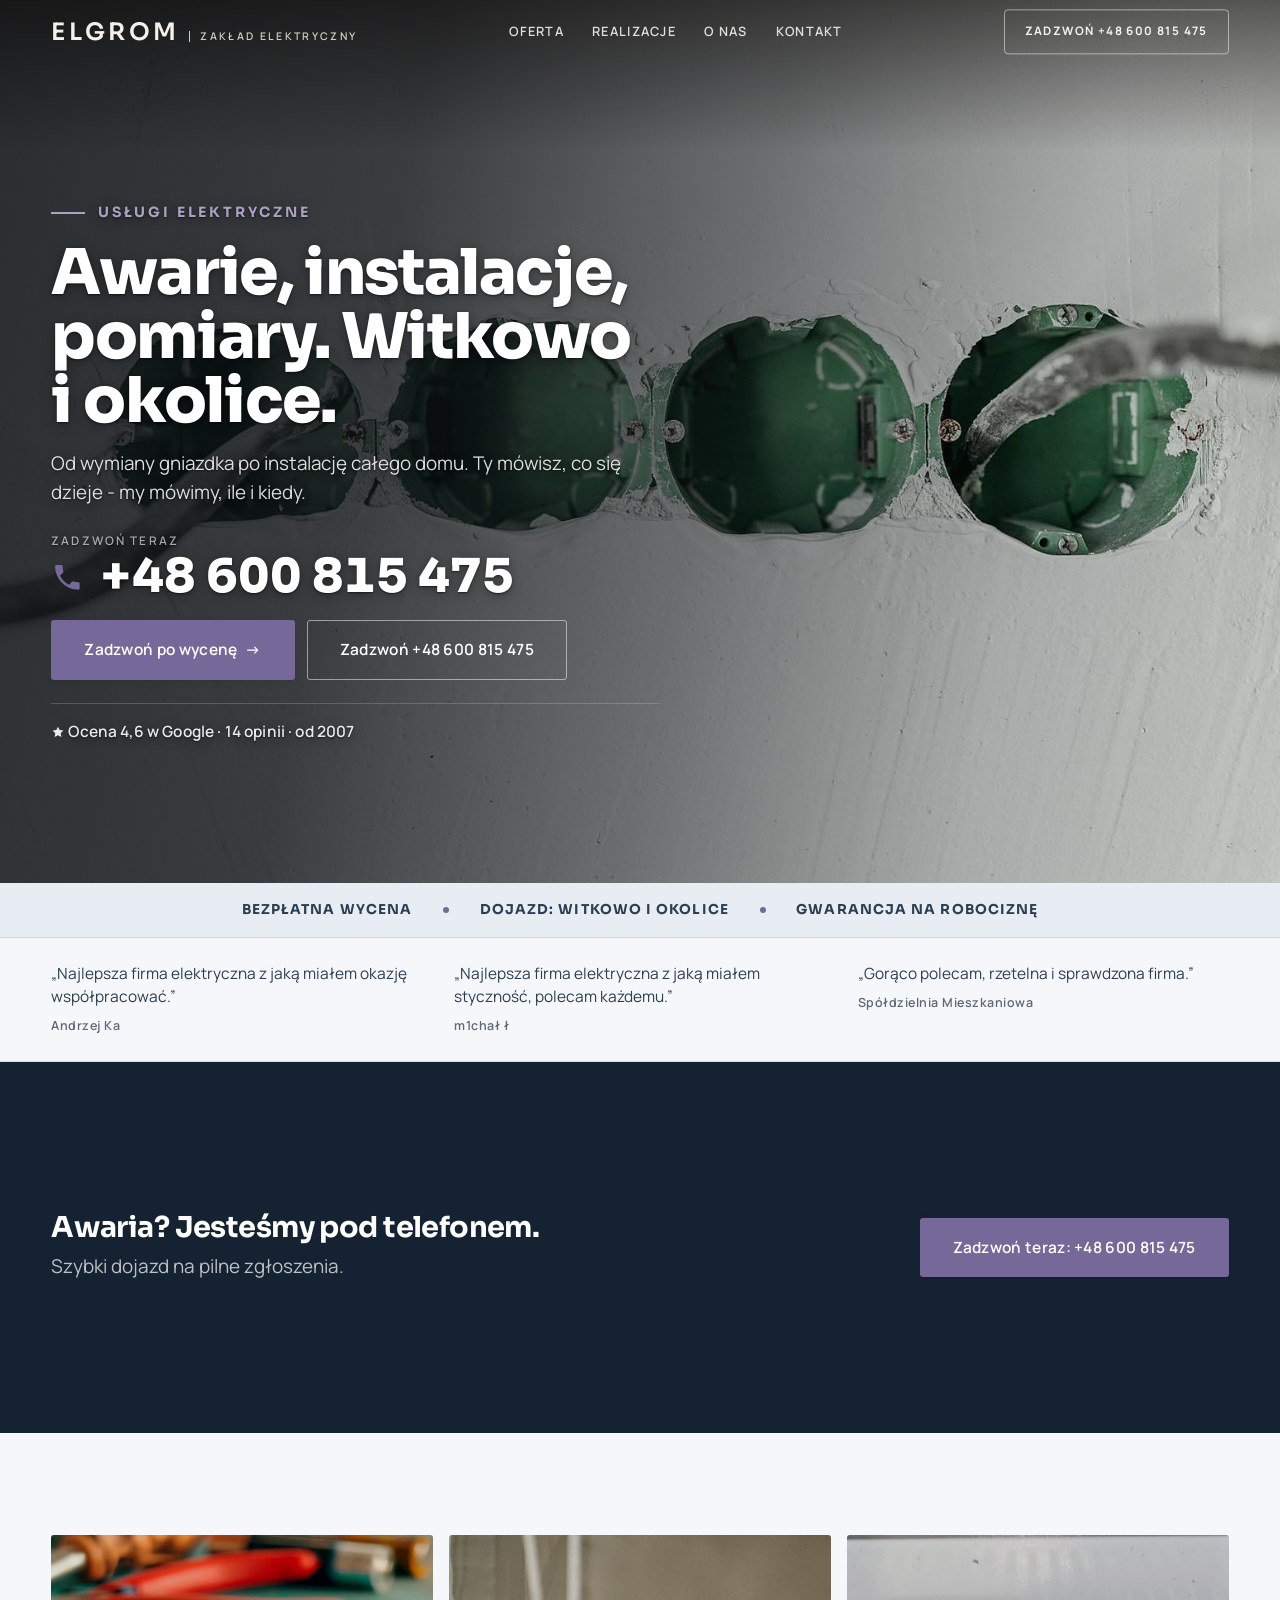
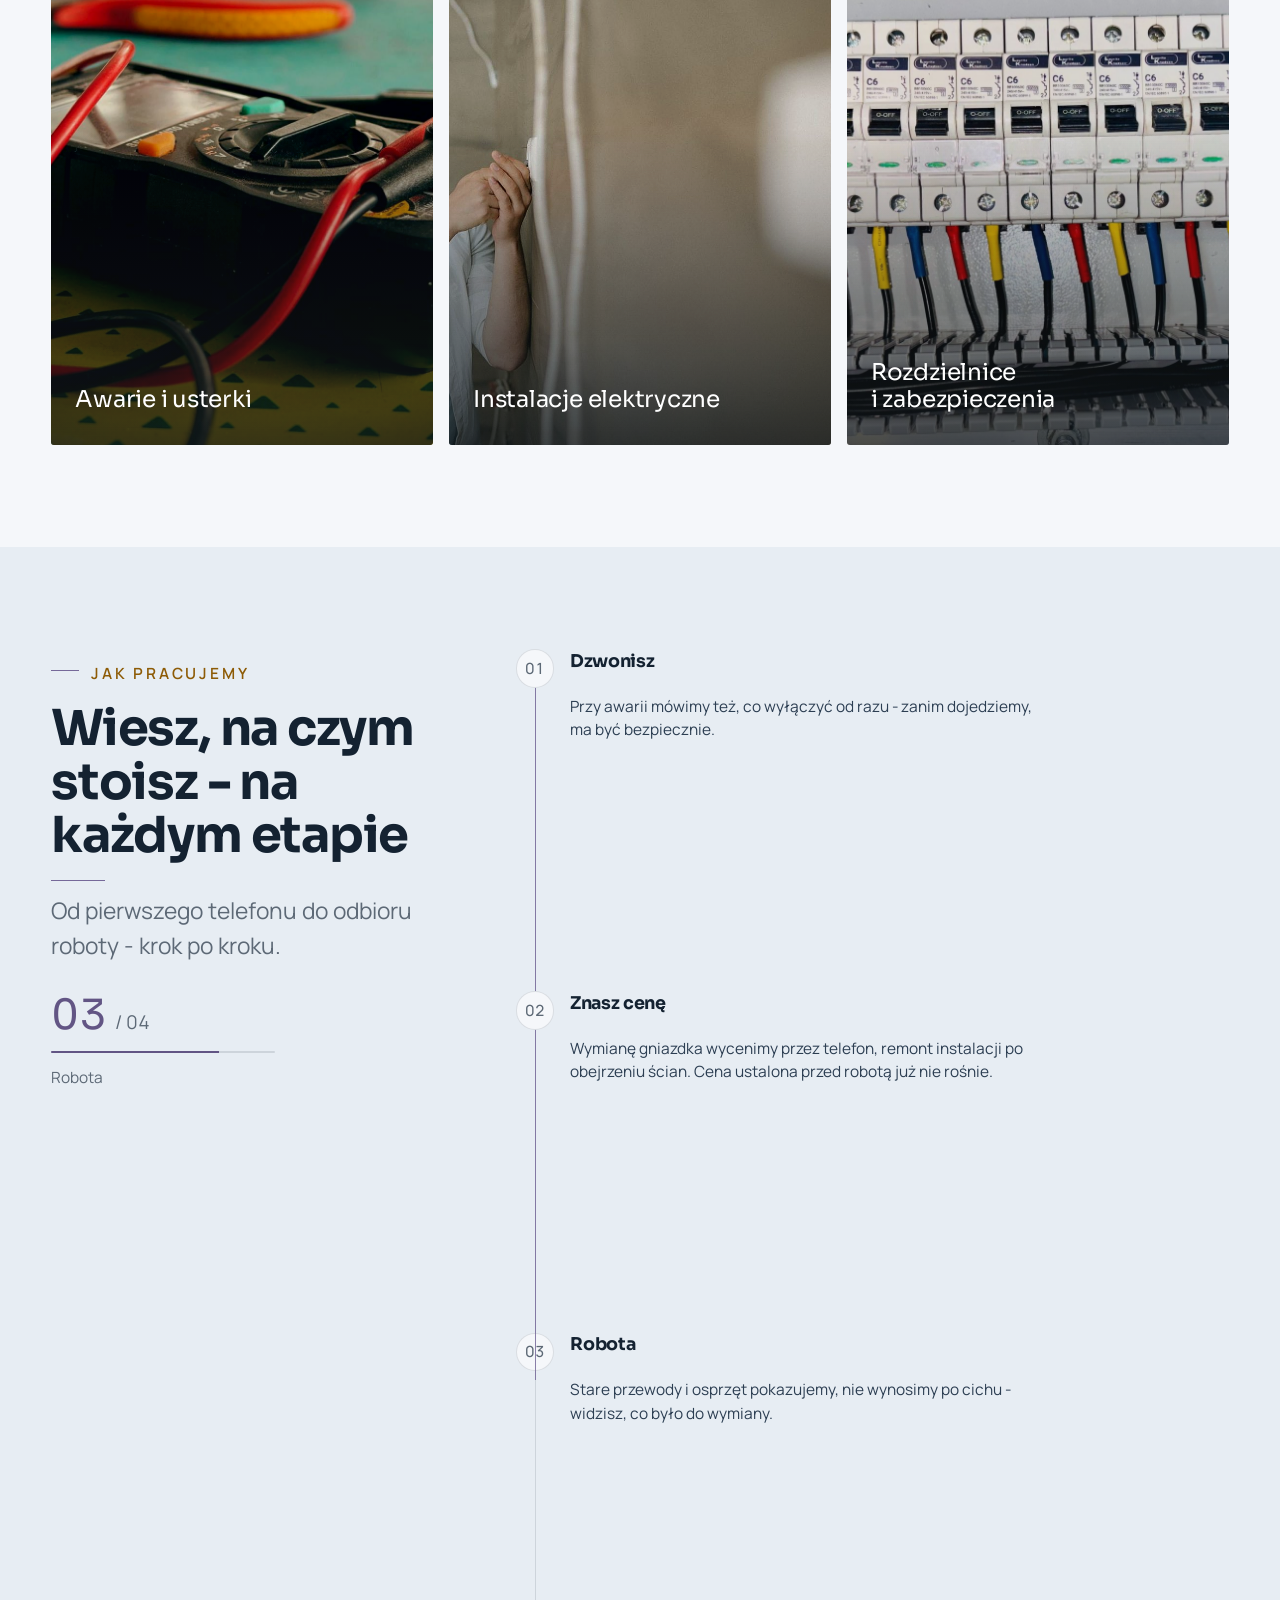
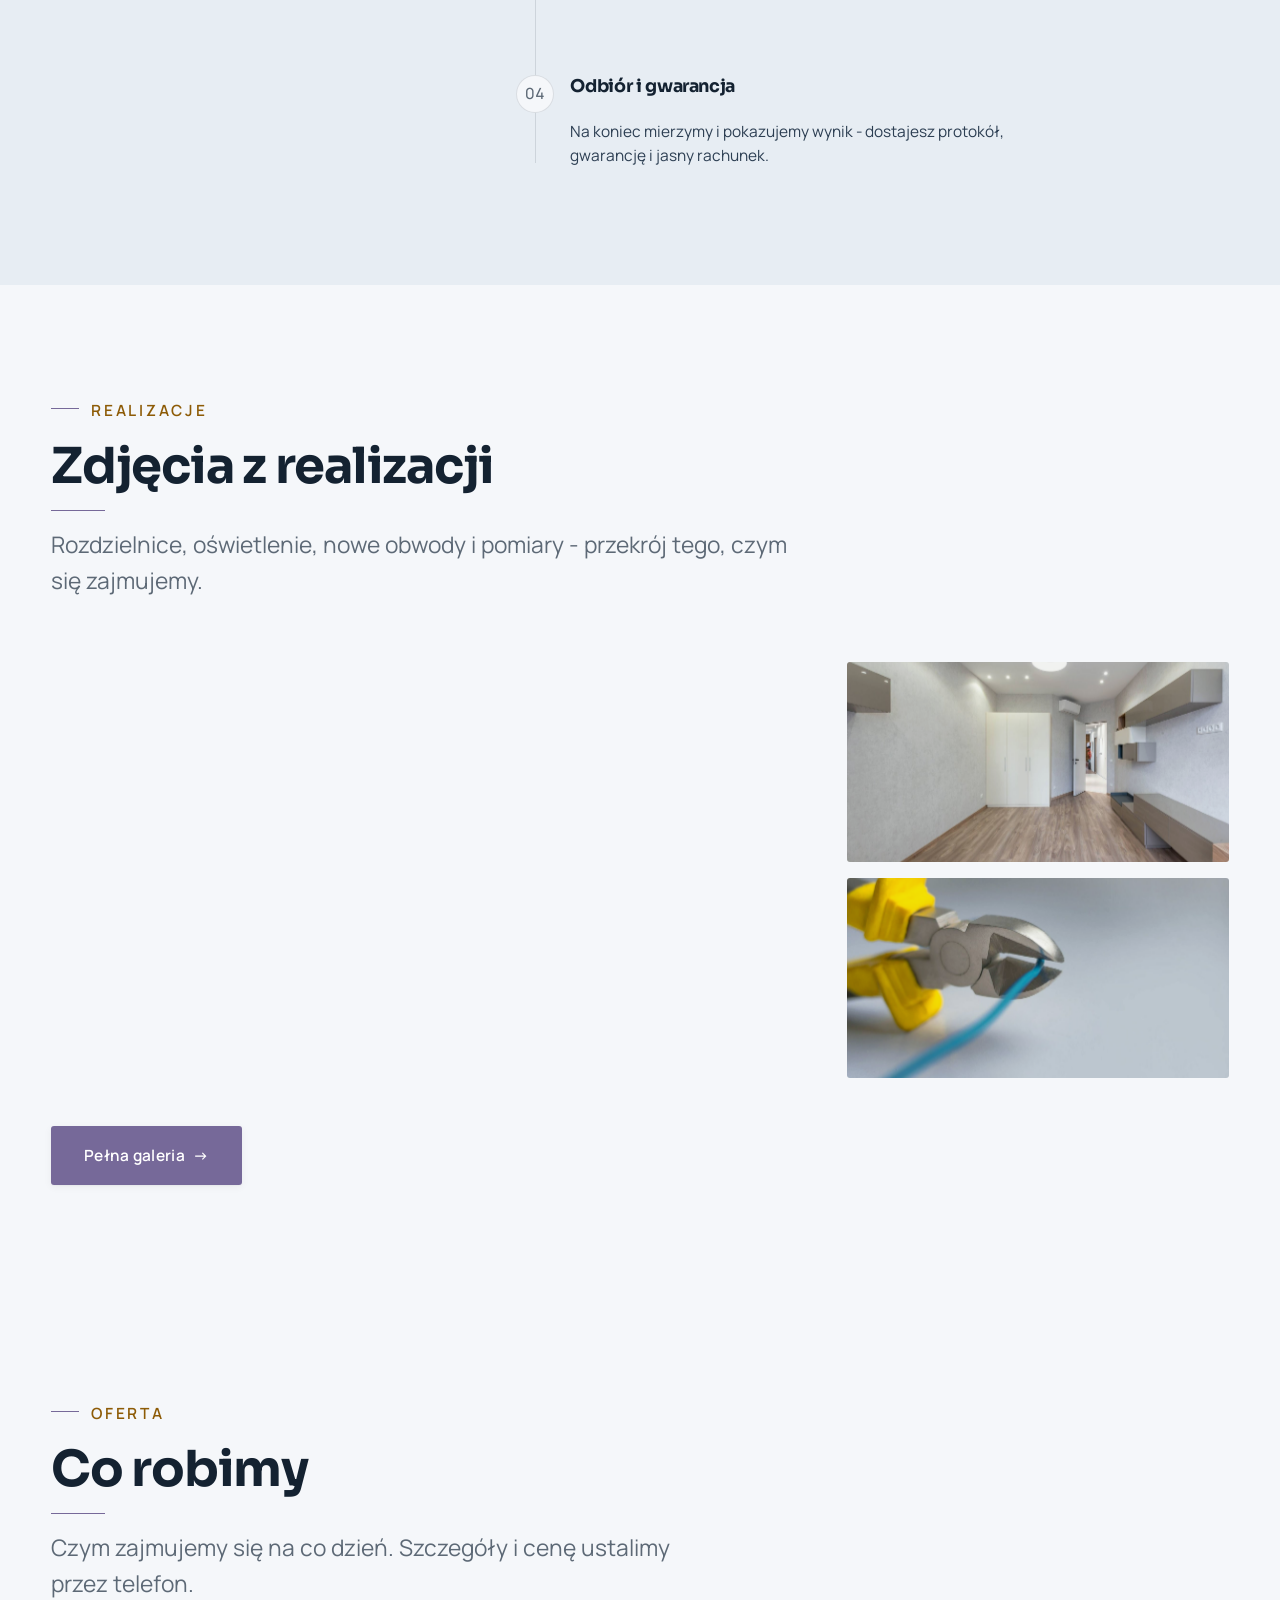
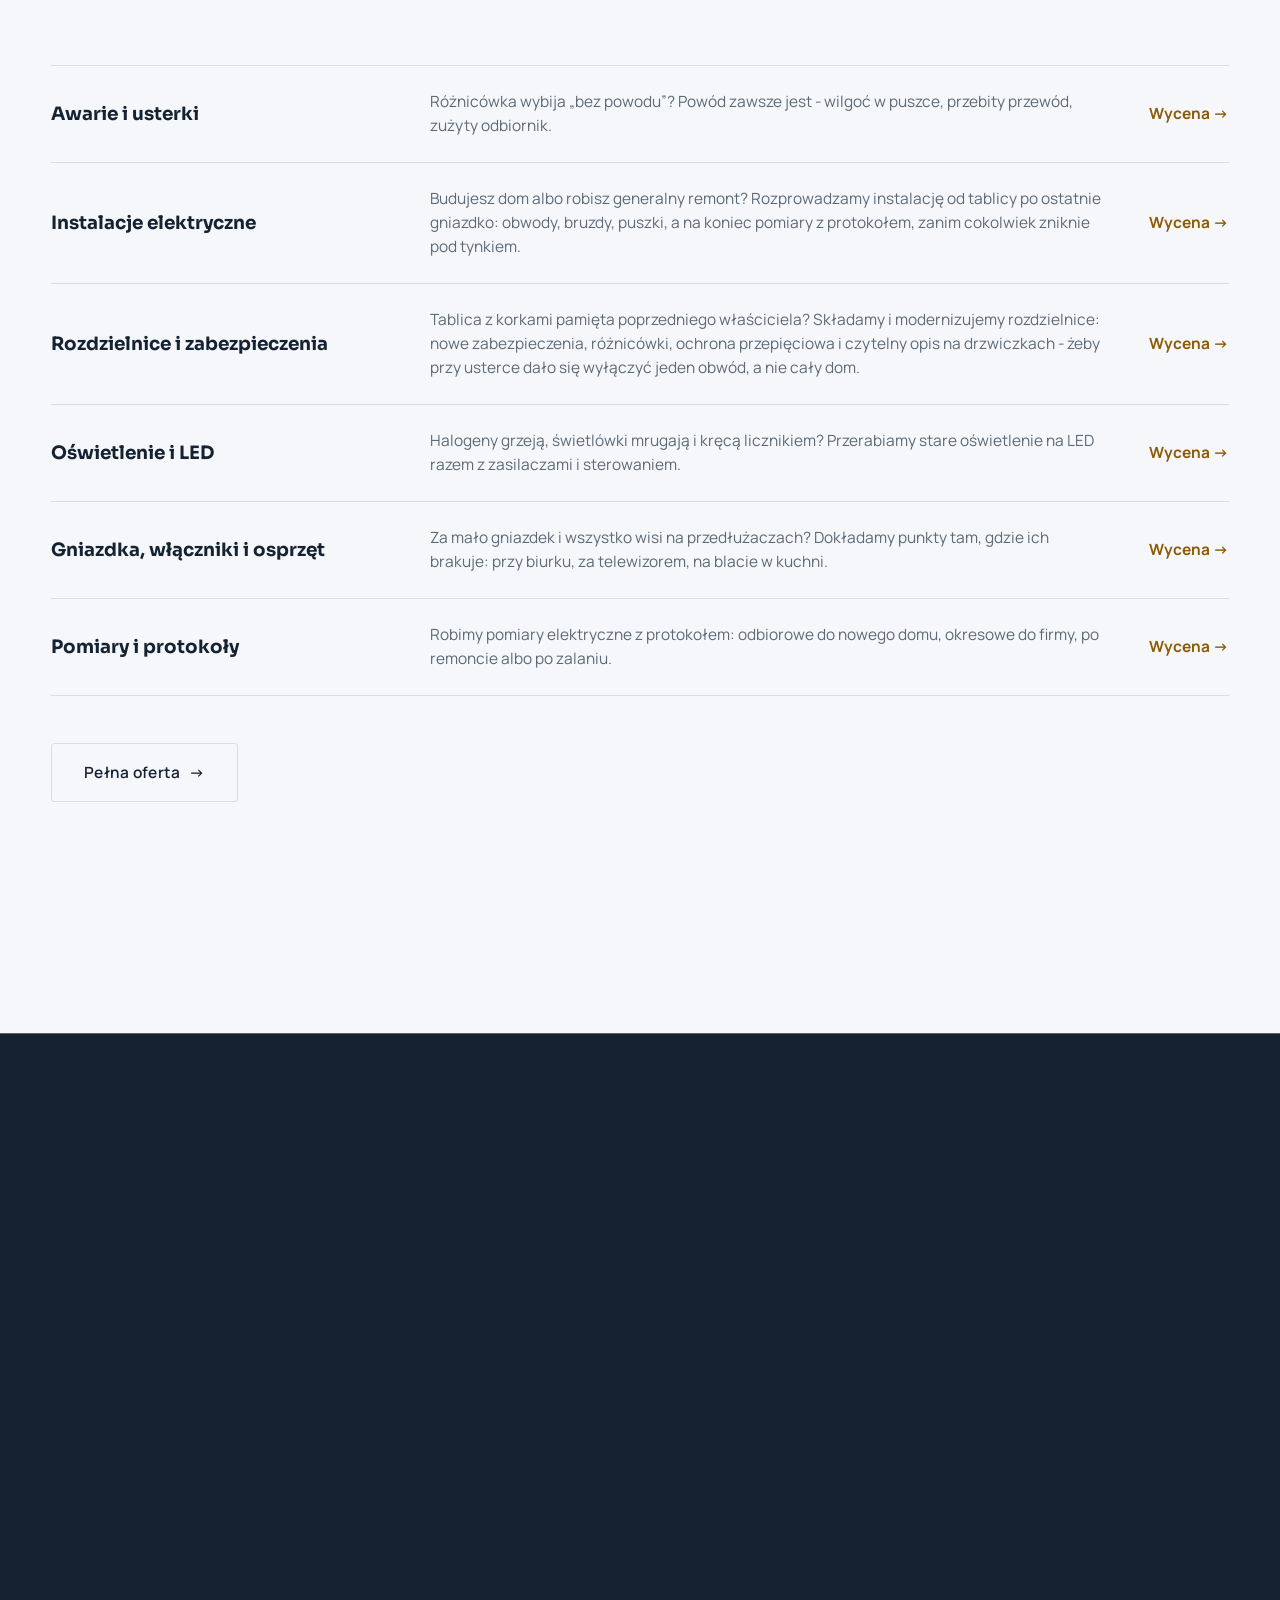
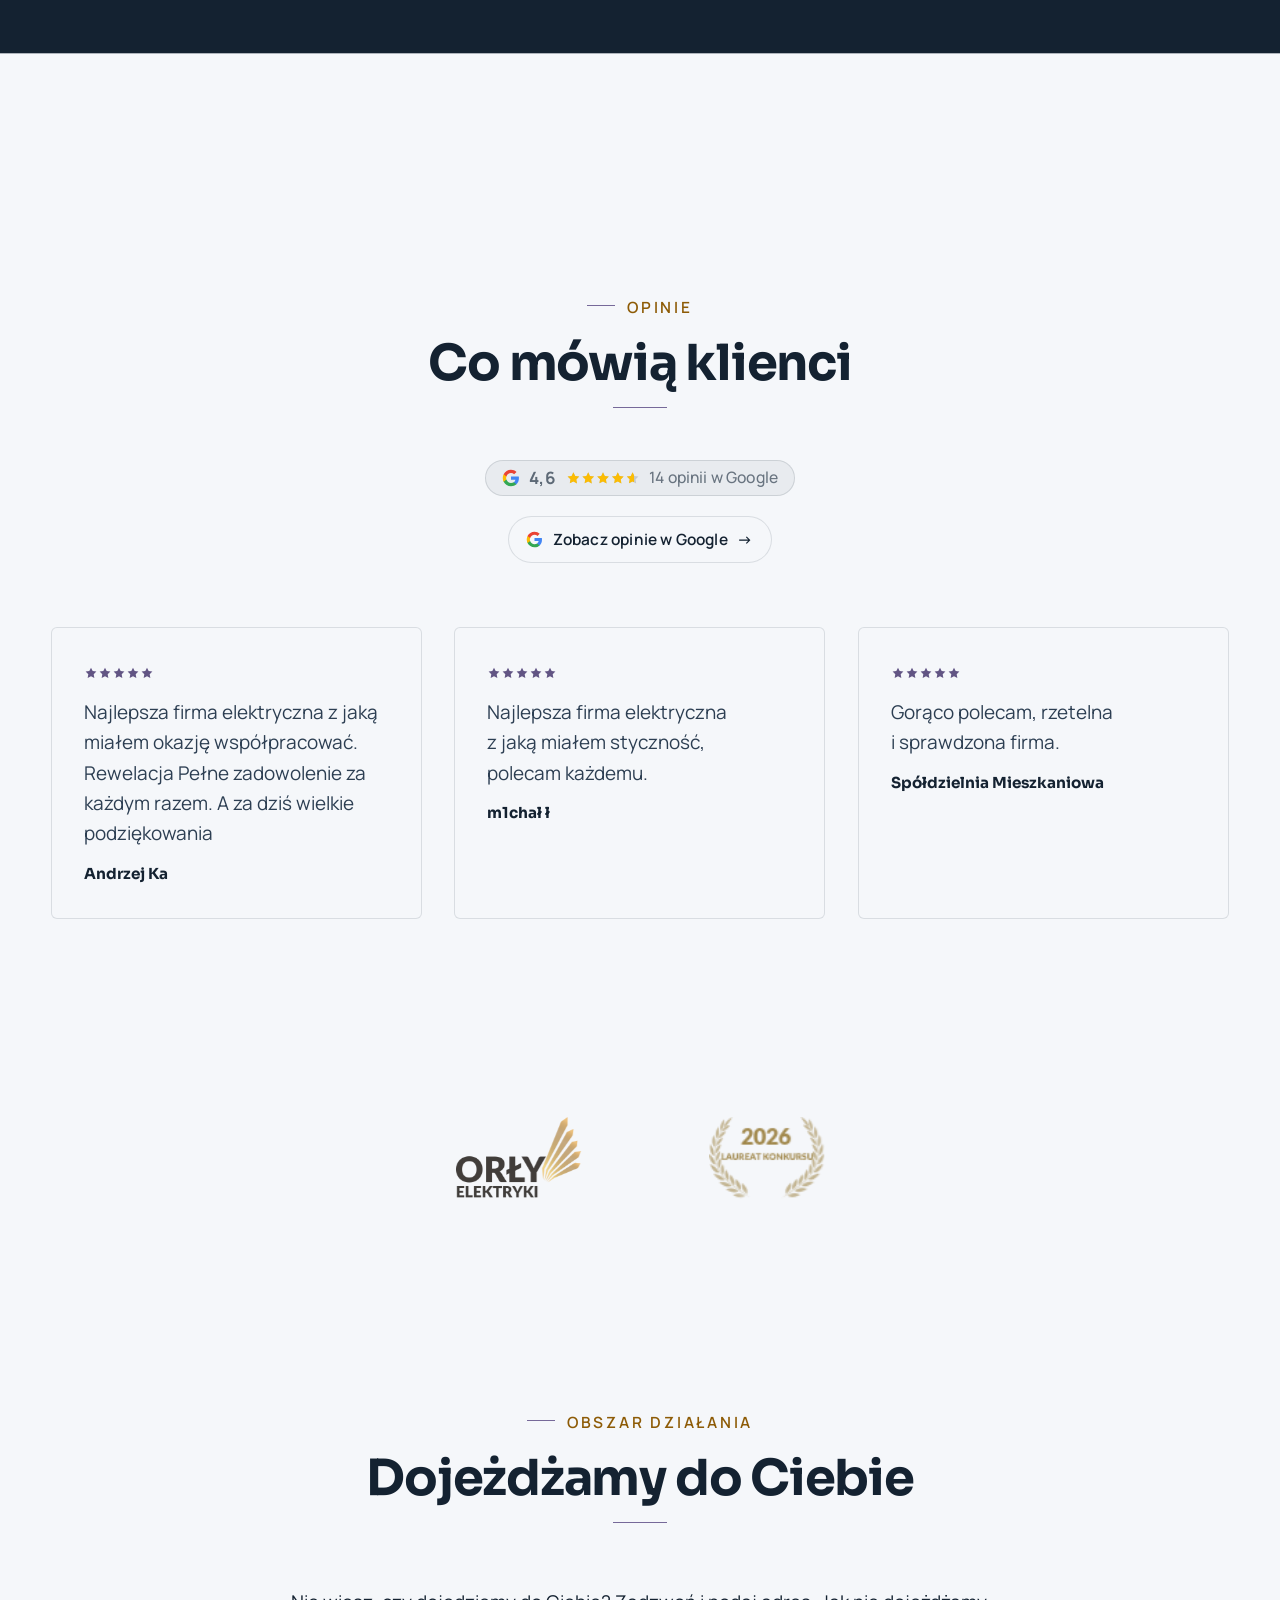
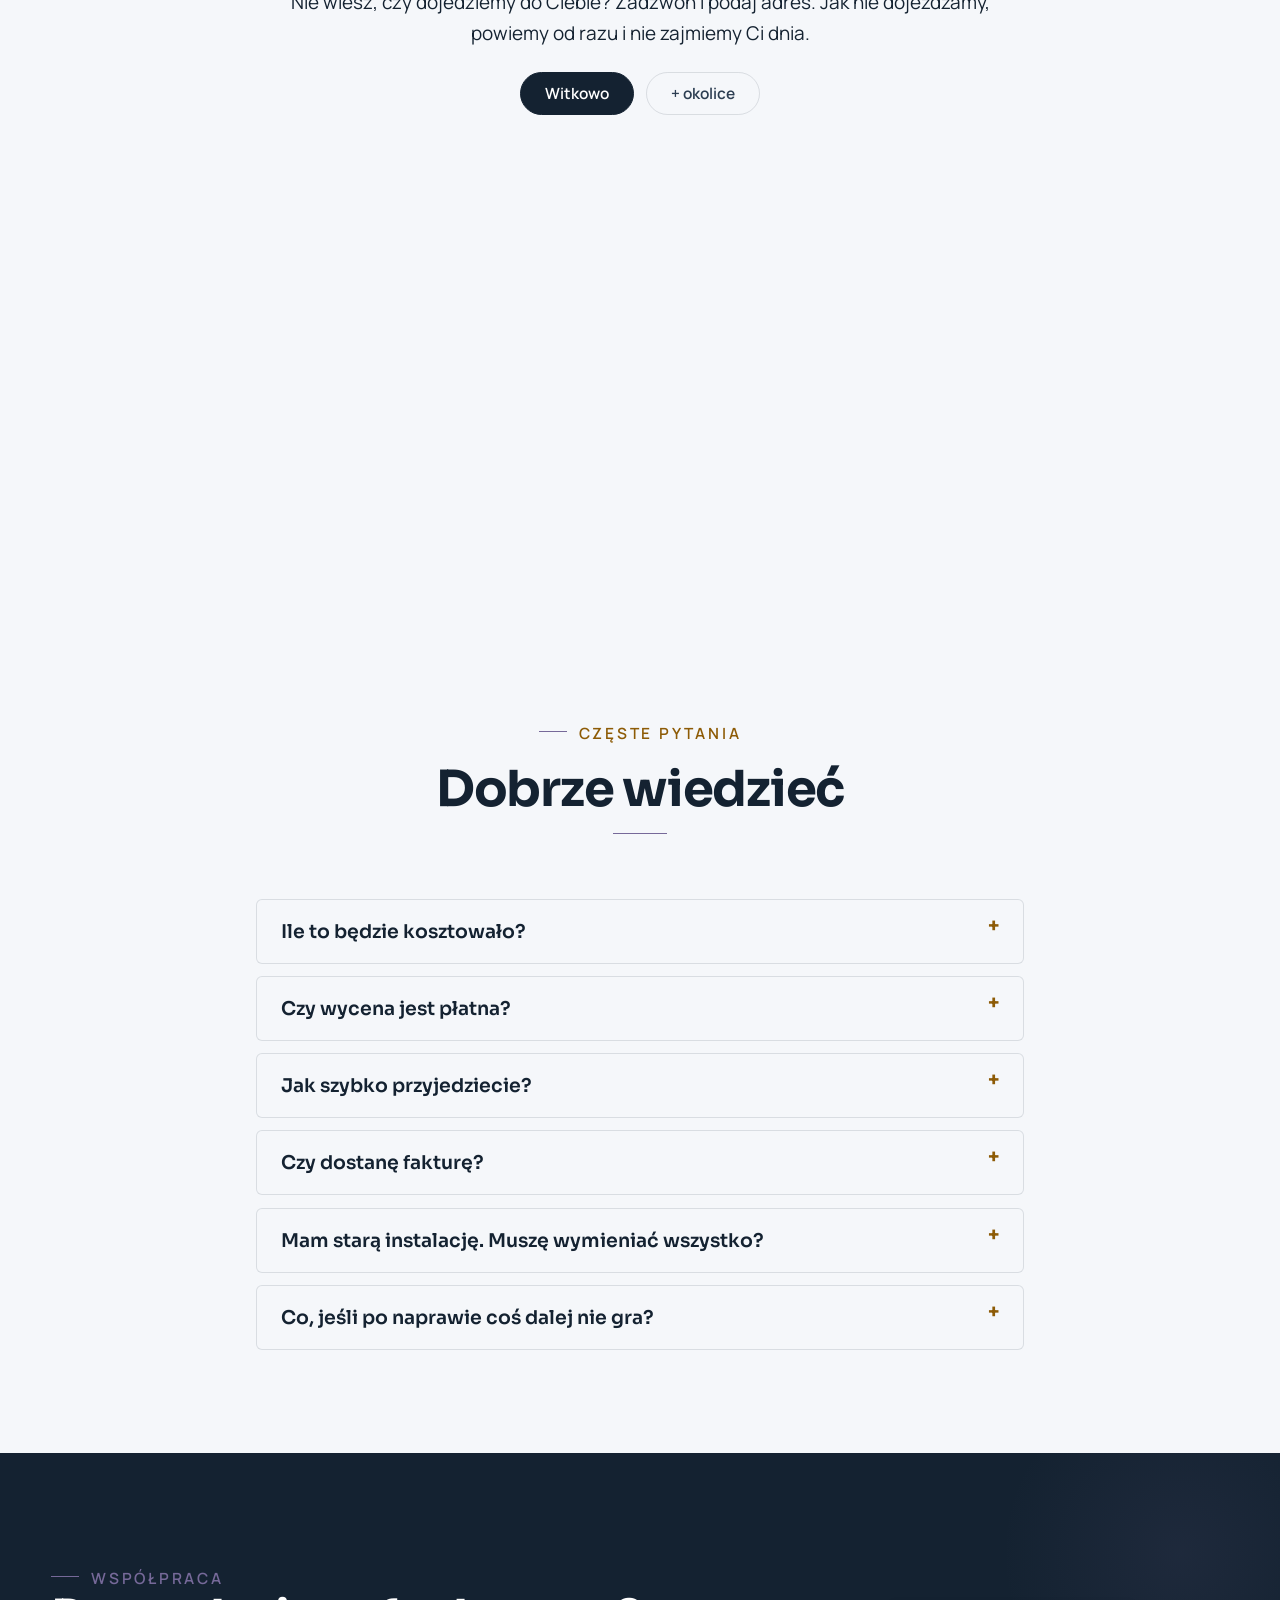
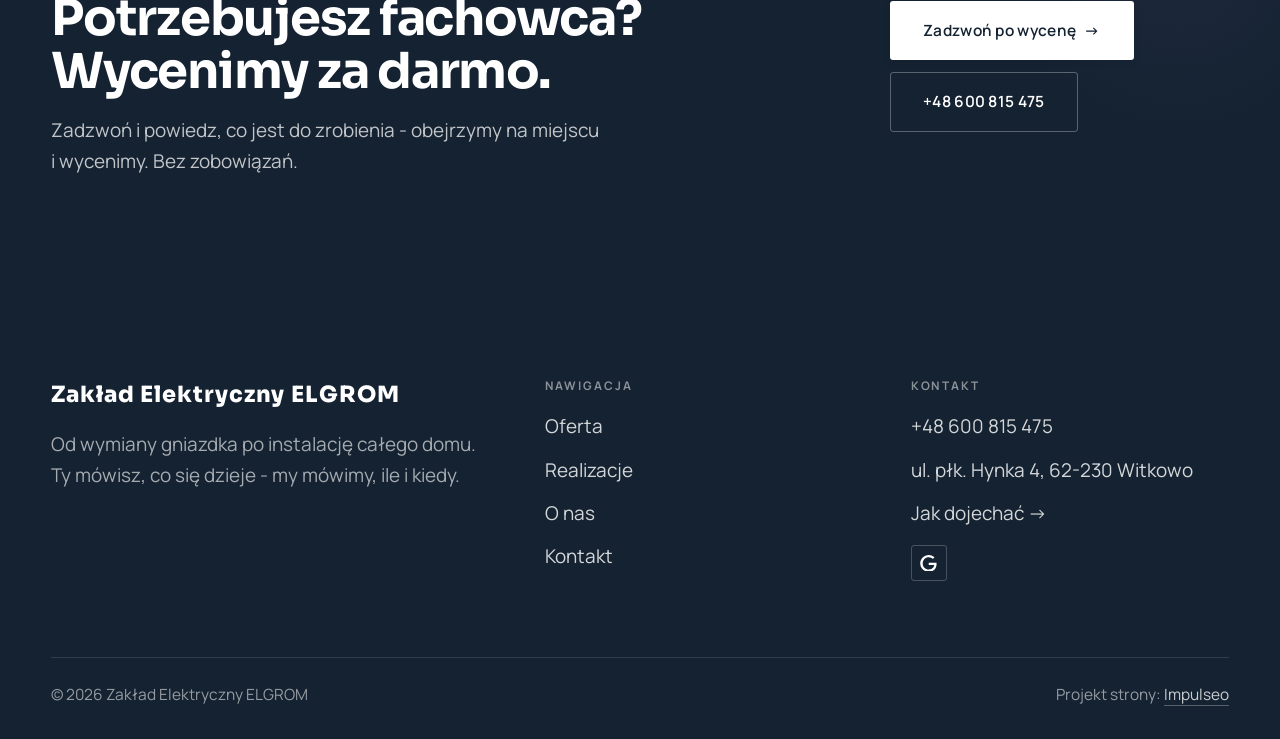
<file: index.html>
<!DOCTYPE html>
<html lang="pl">
<head>
<meta charset="UTF-8">
<meta name="viewport" content="width=device-width, initial-scale=1.0">
<title>Zakład Elektryczny ELGROM - elektryk z dojazdem</title>
<meta name="description" content="Elektryk w Witkowie z dojazdem. Awarie, instalacje, rozdzielnice, oświetlenie, pomiary z protokołem. Cenę znasz przed robotą. Zadzwoń: +48 600 815 475.">
<link rel="canonical" href="https://kris20032.github.io/zaklad-elektryczny-elgrom/">
<meta name="robots" content="noindex, nofollow">
<meta property="og:type" content="website">
<meta property="og:locale" content="pl_PL">
<meta property="og:site_name" content="Zakład Elektryczny ELGROM">
<meta property="og:title" content="Zakład Elektryczny ELGROM - elektryk z dojazdem">
<meta property="og:description" content="Elektryk w Witkowie z dojazdem. Awarie, instalacje, rozdzielnice, oświetlenie, pomiary z protokołem. Cenę znasz przed robotą. Zadzwoń: +48 600 815 475.">
<meta property="og:url" content="https://kris20032.github.io/zaklad-elektryczny-elgrom/">
<meta property="og:image" content="https://kris20032.github.io/zaklad-elektryczny-elgrom/img/og.jpg">
<meta property="og:image:width" content="1200">
<meta property="og:image:height" content="630">
<meta name="twitter:card" content="summary_large_image">
<script type="application/ld+json">{"@context": "https://schema.org", "@type": "Electrician", "name": "Zakład Elektryczny ELGROM", "url": "https://kris20032.github.io/zaklad-elektryczny-elgrom/", "telephone": "+48600815475", "image": "https://kris20032.github.io/zaklad-elektryczny-elgrom/img/og.jpg", "areaServed": "Witkowo", "sameAs": ["https://maps.google.com/?cid=15552829738031449785&g_mp=Cidnb29nbGUubWFwcy5wbGFjZXMudjEuUGxhY2VzLlNlYXJjaFRleHQQAhgEIAA"]}</script>
<link rel="preconnect" href="https://fonts.googleapis.com">
<link rel="preconnect" href="https://fonts.gstatic.com" crossorigin>
<link href="https://fonts.googleapis.com/css2?family=Sora:wght@600;700;800&family=Manrope:wght@400;500;600&display=swap" rel="stylesheet">
<link rel="stylesheet" href="assets/styles.css?v=871f7fb6">
</head>
<body>

<header class="nav">
  <div class="wrap nav-inner">
    <a class="brand" href="index.html"><span class="name">ELGROM</span><span class="sub">Zakład elektryczny</span></a>
    <nav class="nav-links">
      <a href="oferta.html">Oferta</a>
      <a href="realizacje.html">Realizacje</a>
      <a href="o-nas.html">O nas</a>
      <a href="kontakt.html">Kontakt</a>
      <a href="tel:+48600815475" class="btn btn-accent">Zadzwoń +48 600 815 475</a>
    </nav>
    <button class="nav-toggle" aria-label="Menu"><span></span><span></span><span></span></button>
  </div>
</header>

<main>
<section class="hero-fach">
  <img class="hf-photo" src="img/hero.jpg" fetchpriority="high" data-rotate="img/g1.jpg|img/g2.jpg" alt="Zakład Elektryczny ELGROM" width="1880" height="1255">
  <div class="hf-panel">
    <div class="hf-inner">
      <span class="hf-kicker">Usługi elektryczne</span>
      <h1 class="hf-title">Awarie, instalacje, pomiary. Witkowo i okolice. <em></em></h1>
      <p class="hf-lead">Od wymiany gniazdka po instalację całego domu. Ty mówisz, co się dzieje - my mówimy, ile i kiedy.</p>
      <a class="hf-phone" href="tel:+48600815475"><span class="hf-phone-lab">Zadzwoń teraz</span><span class="hf-phone-num"><svg class="ico-tel" width="16" height="16" viewBox="0 0 24 24" fill="none" aria-hidden="true"><path d="M6.6 10.8a15.5 15.5 0 0 0 6.6 6.6l2.2-2.2a1 1 0 0 1 1-.24 11.4 11.4 0 0 0 3.6.58 1 1 0 0 1 1 1V20a1 1 0 0 1-1 1A17 17 0 0 1 3 4a1 1 0 0 1 1-1h3.5a1 1 0 0 1 1 1c0 1.25.2 2.46.58 3.6a1 1 0 0 1-.25 1l-2.23 2.2Z" fill="currentColor"/></svg> +48 600 815 475</span></a>
      <div class="hf-actions">
        <a href="kontakt.html" class="btn btn-accent">Zadzwoń po wycenę <span class="arr">→</span></a>
        <a href="tel:+48600815475" class="btn btn-ghost hf-ghost">Zadzwoń +48 600 815 475</a>
      </div>
      <div class="hf-trust"><svg class="ico-star" width="14" height="14" viewBox="0 0 24 24" style="vertical-align:-2px" aria-hidden="true"><path d="M12 2.8l2.85 5.8 6.4.93-4.63 4.5 1.1 6.37L12 17.4l-5.72 3 1.1-6.37-4.63-4.5 6.4-.93L12 2.8Z" fill="currentColor"/></svg> Ocena 4,6 w Google · 14 opinii · od 2007</div>
    </div>
  </div>
</section>
<section class="fach-promise">
  <div class="wrap">
    <ul class="fp-row reveal"><li>Bezpłatna wycena</li><li>Dojazd: Witkowo i okolice</li><li>Gwarancja na robociznę</li></ul>
  </div>
</section>
<section class="opinie-mini" aria-label="Opinie klientów">
  <div class="wrap">
    <div class="om-row">
      <div class="om-item reveal"><blockquote>„Najlepsza firma elektryczna z jaką miałem okazję współpracować.”</blockquote><span class="om-autor">Andrzej Ka</span></div>
      <div class="om-item reveal"><blockquote>„Najlepsza firma elektryczna z jaką miałem styczność, polecam każdemu.”</blockquote><span class="om-autor">m1chał ł</span></div>
      <div class="om-item reveal"><blockquote>„Gorąco polecam, rzetelna i sprawdzona firma.”</blockquote><span class="om-autor">Spółdzielnia Mieszkaniowa</span></div>
    </div>
  </div>
</section>
<section class="awaria">
  <div class="wrap">
      <div class="reveal">
        <h3>Awaria? Jesteśmy pod telefonem.</h3>
        <p>Szybki dojazd na pilne zgłoszenia.</p>
      </div>
      <a class="btn btn-accent" href="tel:+48600815475">Zadzwoń teraz: +48 600 815 475</a>
  </div>
</section>
<section class="gateways-band">
  <div class="wrap">
    <div class="gateways">
      <a href="oferta.html" class="gateway reveal"><img src="img/g10.jpg" alt="Awarie i usterki" loading="lazy" width="1600" height="1202" decoding="async"><span class="g-ttl">Awarie i usterki</span></a>
      <a href="oferta.html" class="gateway reveal"><img src="img/g11.jpg" alt="Instalacje elektryczne" loading="lazy" width="1600" height="1066" decoding="async"><span class="g-ttl">Instalacje elektryczne</span></a>
      <a href="oferta.html" class="gateway reveal"><img src="img/g12.jpg" alt="Rozdzielnice i zabezpieczenia" loading="lazy" width="1880" height="1170" decoding="async"><span class="g-ttl">Rozdzielnice i zabezpieczenia</span></a>
    </div>
  </div>
</section>
<section class="proces proces-os fachowcy">
  <div class="wrap proc-grid">
    <div class="proc-side">
      <div class="head reveal">
        <span class="eyebrow">Jak pracujemy</span>
        <h2>Wiesz, na czym stoisz - na każdym etapie</h2>
        <p>Od pierwszego telefonu do odbioru roboty - krok po kroku.</p>
      </div>
      <div class="proc-count" aria-hidden="true"><span class="pc-cur">01</span><span class="pc-all">/ 04</span></div>
      <div class="proc-bar" aria-hidden="true"><i></i></div>
      <p class="proc-now" aria-hidden="true">Dzwonisz</p>
    </div>
    <ol class="proces-line">
      <li class="reveal"><span class="pno">01</span><h3>Dzwonisz</h3><p>Przy awarii mówimy też, co wyłączyć od razu - zanim dojedziemy, ma być bezpiecznie.</p></li>
      <li class="reveal"><span class="pno">02</span><h3>Znasz cenę</h3><p>Wymianę gniazdka wycenimy przez telefon, remont instalacji po obejrzeniu ścian. Cena ustalona przed robotą już nie rośnie.</p></li>
      <li class="reveal"><span class="pno">03</span><h3>Robota</h3><p>Stare przewody i osprzęt pokazujemy, nie wynosimy po cichu - widzisz, co było do wymiany.</p></li>
      <li class="reveal"><span class="pno">04</span><h3>Odbiór i gwarancja</h3><p>Na koniec mierzymy i pokazujemy wynik - dostajesz protokół, gwarancję i jasny rachunek.</p></li>
    </ol>
  </div>
</section>
<section>
  <div class="wrap">
    <div class="head reveal">
      <span class="eyebrow">Realizacje</span>
      <h2>Zdjęcia z realizacji</h2>
      <p>Rozdzielnice, oświetlenie, nowe obwody i pomiary - przekrój tego, czym się zajmujemy.</p>
    </div>
    <div class="gallery">
      <div class="tile t-two3 reveal"><img src="img/g3.jpg" alt="Zakład Elektryczny ELGROM" loading="lazy" width="1600" height="1068" decoding="async"></div>
      <div class="tile t-third reveal"><img src="img/g4.jpg" alt="Zakład Elektryczny ELGROM" loading="lazy" width="1600" height="1108" decoding="async"></div>
      <div class="tile t-third reveal"><img src="img/g5.jpg" alt="Zakład Elektryczny ELGROM" loading="lazy" width="1880" height="1254" decoding="async"></div>
      <div class="tile t-third reveal"><img src="img/g6.jpg" alt="Zakład Elektryczny ELGROM" loading="lazy" width="1600" height="1066" decoding="async"></div>
      <div class="tile t-third reveal"><img src="img/g7.jpg" alt="Zakład Elektryczny ELGROM" loading="lazy" width="1538" height="994" decoding="async"></div>
    </div>
    <div style="margin-top:var(--space-7)" class="reveal"><a href="realizacje.html" class="btn btn-accent">Pełna galeria <span class="arr">→</span></a></div>
  </div>
</section>
<section class="fach-uslugi">
  <div class="wrap">
    <div class="head reveal">
      <span class="eyebrow">Oferta</span>
      <h2>Co robimy</h2>
      <p>Czym zajmujemy się na co dzień. Szczegóły i cenę ustalimy przez telefon.</p>
    </div>
    <ul class="fu-list">
      <li class="fu-row reveal"><div class="fu-name">Awarie i usterki</div><div class="fu-desc">Różnicówka wybija „bez powodu”? Powód zawsze jest - wilgoć w puszce, przebity przewód, zużyty odbiornik.</div><a class="fu-cta" href="kontakt.html">Wycena <span class="arr">→</span></a></li>
      <li class="fu-row reveal"><div class="fu-name">Instalacje elektryczne</div><div class="fu-desc">Budujesz dom albo robisz generalny remont? Rozprowadzamy instalację od tablicy po ostatnie gniazdko: obwody, bruzdy, puszki, a na koniec pomiary z protokołem, zanim cokolwiek zniknie pod tynkiem.</div><a class="fu-cta" href="kontakt.html">Wycena <span class="arr">→</span></a></li>
      <li class="fu-row reveal"><div class="fu-name">Rozdzielnice i zabezpieczenia</div><div class="fu-desc">Tablica z korkami pamięta poprzedniego właściciela? Składamy i modernizujemy rozdzielnice: nowe zabezpieczenia, różnicówki, ochrona przepięciowa i czytelny opis na drzwiczkach - żeby przy usterce dało się wyłączyć jeden obwód, a nie cały dom.</div><a class="fu-cta" href="kontakt.html">Wycena <span class="arr">→</span></a></li>
      <li class="fu-row reveal"><div class="fu-name">Oświetlenie i LED</div><div class="fu-desc">Halogeny grzeją, świetlówki mrugają i kręcą licznikiem? Przerabiamy stare oświetlenie na LED razem z zasilaczami i sterowaniem.</div><a class="fu-cta" href="kontakt.html">Wycena <span class="arr">→</span></a></li>
      <li class="fu-row reveal"><div class="fu-name">Gniazdka, włączniki i osprzęt</div><div class="fu-desc">Za mało gniazdek i wszystko wisi na przedłużaczach? Dokładamy punkty tam, gdzie ich brakuje: przy biurku, za telewizorem, na blacie w kuchni.</div><a class="fu-cta" href="kontakt.html">Wycena <span class="arr">→</span></a></li>
      <li class="fu-row reveal"><div class="fu-name">Pomiary i protokoły</div><div class="fu-desc">Robimy pomiary elektryczne z protokołem: odbiorowe do nowego domu, okresowe do firmy, po remoncie albo po zalaniu.</div><a class="fu-cta" href="kontakt.html">Wycena <span class="arr">→</span></a></li>
    </ul>
    <div style="margin-top:var(--space-7)" class="reveal"><a href="oferta.html" class="btn btn-ghost">Pełna oferta <span class="arr">→</span></a></div>
  </div>
</section>
<section class="stopklatka" aria-hidden="true">
  <div class="stk-bg" style="background-image:url(img/g13.jpg)"></div>
</section>
<section class="opinie">
  <div class="wrap">
    <div class="head center reveal">
      <span class="eyebrow">Opinie</span>
      <h2>Co mówią klienci</h2>
    </div>
    <p class="op-meta reveal"><span class="g-badge"><svg class="gb-ico" viewBox="0 0 24 24" width="18" height="18" aria-hidden="true"><path fill="#4285F4" d="M22.56 12.25c0-.78-.07-1.53-.2-2.25H12v4.26h5.92c-.26 1.37-1.04 2.53-2.21 3.31v2.77h3.57c2.08-1.92 3.28-4.74 3.28-8.09z"/><path fill="#34A853" d="M12 23c2.97 0 5.46-.98 7.28-2.66l-3.57-2.77c-.98.66-2.23 1.06-3.71 1.06-2.86 0-5.29-1.93-6.16-4.53H2.18v2.84C3.99 20.53 7.7 23 12 23z"/><path fill="#FBBC05" d="M5.84 14.09c-.22-.66-.35-1.36-.35-2.09s.13-1.43.35-2.09V7.07H2.18C1.43 8.55 1 10.22 1 12s.43 3.45 1.18 4.93l2.85-2.22.81-.62z"/><path fill="#EA4335" d="M12 5.38c1.62 0 3.06.56 4.21 1.64l3.15-3.15C17.45 2.09 14.97 1 12 1 7.7 1 3.99 3.47 2.18 7.07l3.66 2.84c.87-2.6 3.3-4.53 6.16-4.53z"/></svg><b class="gb-ocena">4,6</b><svg class="gb-stars" viewBox="0 0 90 18" width="74" height="14.8" aria-hidden="true"><g fill="currentColor" opacity=".26"><path transform="translate(0,0)" d="M9 1.6l2.2 4.46 4.92.72-3.56 3.47.84 4.9L9 12.74l-4.4 2.31.84-4.9L1.88 6.68l4.92-.72L9 1.6Z"/><path transform="translate(18,0)" d="M9 1.6l2.2 4.46 4.92.72-3.56 3.47.84 4.9L9 12.74l-4.4 2.31.84-4.9L1.88 6.68l4.92-.72L9 1.6Z"/><path transform="translate(36,0)" d="M9 1.6l2.2 4.46 4.92.72-3.56 3.47.84 4.9L9 12.74l-4.4 2.31.84-4.9L1.88 6.68l4.92-.72L9 1.6Z"/><path transform="translate(54,0)" d="M9 1.6l2.2 4.46 4.92.72-3.56 3.47.84 4.9L9 12.74l-4.4 2.31.84-4.9L1.88 6.68l4.92-.72L9 1.6Z"/><path transform="translate(72,0)" d="M9 1.6l2.2 4.46 4.92.72-3.56 3.47.84 4.9L9 12.74l-4.4 2.31.84-4.9L1.88 6.68l4.92-.72L9 1.6Z"/></g><clipPath id="gs920"><rect x="0" y="0" width="82.8" height="18"/></clipPath><g fill="#FBBC04" clip-path="url(#gs920)"><path transform="translate(0,0)" d="M9 1.6l2.2 4.46 4.92.72-3.56 3.47.84 4.9L9 12.74l-4.4 2.31.84-4.9L1.88 6.68l4.92-.72L9 1.6Z"/><path transform="translate(18,0)" d="M9 1.6l2.2 4.46 4.92.72-3.56 3.47.84 4.9L9 12.74l-4.4 2.31.84-4.9L1.88 6.68l4.92-.72L9 1.6Z"/><path transform="translate(36,0)" d="M9 1.6l2.2 4.46 4.92.72-3.56 3.47.84 4.9L9 12.74l-4.4 2.31.84-4.9L1.88 6.68l4.92-.72L9 1.6Z"/><path transform="translate(54,0)" d="M9 1.6l2.2 4.46 4.92.72-3.56 3.47.84 4.9L9 12.74l-4.4 2.31.84-4.9L1.88 6.68l4.92-.72L9 1.6Z"/><path transform="translate(72,0)" d="M9 1.6l2.2 4.46 4.92.72-3.56 3.47.84 4.9L9 12.74l-4.4 2.31.84-4.9L1.88 6.68l4.92-.72L9 1.6Z"/></g></svg><span class="gb-txt">14 opinii w Google</span></span></p>
    <p class="op-meta reveal"><a class="op-google" href="https://maps.google.com/?cid=15552829738031449785&amp;g_mp=Cidnb29nbGUubWFwcy5wbGFjZXMudjEuUGxhY2VzLlNlYXJjaFRleHQQAhgEIAA" target="_blank" rel="noopener"><svg class="op-g-ico" viewBox="0 0 24 24" width="17" height="17" aria-hidden="true"><path fill="#4285F4" d="M22.56 12.25c0-.78-.07-1.53-.2-2.25H12v4.26h5.92c-.26 1.37-1.04 2.53-2.21 3.31v2.77h3.57c2.08-1.92 3.28-4.74 3.28-8.09z"/><path fill="#34A853" d="M12 23c2.97 0 5.46-.98 7.28-2.66l-3.57-2.77c-.98.66-2.23 1.06-3.71 1.06-2.86 0-5.29-1.93-6.16-4.53H2.18v2.84C3.99 20.53 7.7 23 12 23z"/><path fill="#FBBC05" d="M5.84 14.09c-.22-.66-.35-1.36-.35-2.09s.13-1.43.35-2.09V7.07H2.18C1.43 8.55 1 10.22 1 12s.43 3.45 1.18 4.93l2.85-2.22.81-.62z"/><path fill="#EA4335" d="M12 5.38c1.62 0 3.06.56 4.21 1.64l3.15-3.15C17.45 2.09 14.97 1 12 1 7.7 1 3.99 3.47 2.18 7.07l3.66 2.84c.87-2.6 3.3-4.53 6.16-4.53z"/></svg><span>Zobacz opinie w Google</span><span class="arr">→</span></a></p>
    <div class="opinie-grid">
      <figure class="op-card reveal"><span class="op-star"><svg class="ico-star" width="14" height="14" viewBox="0 0 24 24" style="vertical-align:-2px" aria-hidden="true"><path d="M12 2.8l2.85 5.8 6.4.93-4.63 4.5 1.1 6.37L12 17.4l-5.72 3 1.1-6.37-4.63-4.5 6.4-.93L12 2.8Z" fill="currentColor"/></svg><svg class="ico-star" width="14" height="14" viewBox="0 0 24 24" style="vertical-align:-2px" aria-hidden="true"><path d="M12 2.8l2.85 5.8 6.4.93-4.63 4.5 1.1 6.37L12 17.4l-5.72 3 1.1-6.37-4.63-4.5 6.4-.93L12 2.8Z" fill="currentColor"/></svg><svg class="ico-star" width="14" height="14" viewBox="0 0 24 24" style="vertical-align:-2px" aria-hidden="true"><path d="M12 2.8l2.85 5.8 6.4.93-4.63 4.5 1.1 6.37L12 17.4l-5.72 3 1.1-6.37-4.63-4.5 6.4-.93L12 2.8Z" fill="currentColor"/></svg><svg class="ico-star" width="14" height="14" viewBox="0 0 24 24" style="vertical-align:-2px" aria-hidden="true"><path d="M12 2.8l2.85 5.8 6.4.93-4.63 4.5 1.1 6.37L12 17.4l-5.72 3 1.1-6.37-4.63-4.5 6.4-.93L12 2.8Z" fill="currentColor"/></svg><svg class="ico-star" width="14" height="14" viewBox="0 0 24 24" style="vertical-align:-2px" aria-hidden="true"><path d="M12 2.8l2.85 5.8 6.4.93-4.63 4.5 1.1 6.37L12 17.4l-5.72 3 1.1-6.37-4.63-4.5 6.4-.93L12 2.8Z" fill="currentColor"/></svg></span><blockquote>Najlepsza firma elektryczna z jaką miałem okazję współpracować. Rewelacja Pełne zadowolenie za każdym razem. A za dziś wielkie podziękowania</blockquote><span class="op-autor">Andrzej Ka</span></figure>
      <figure class="op-card reveal"><span class="op-star"><svg class="ico-star" width="14" height="14" viewBox="0 0 24 24" style="vertical-align:-2px" aria-hidden="true"><path d="M12 2.8l2.85 5.8 6.4.93-4.63 4.5 1.1 6.37L12 17.4l-5.72 3 1.1-6.37-4.63-4.5 6.4-.93L12 2.8Z" fill="currentColor"/></svg><svg class="ico-star" width="14" height="14" viewBox="0 0 24 24" style="vertical-align:-2px" aria-hidden="true"><path d="M12 2.8l2.85 5.8 6.4.93-4.63 4.5 1.1 6.37L12 17.4l-5.72 3 1.1-6.37-4.63-4.5 6.4-.93L12 2.8Z" fill="currentColor"/></svg><svg class="ico-star" width="14" height="14" viewBox="0 0 24 24" style="vertical-align:-2px" aria-hidden="true"><path d="M12 2.8l2.85 5.8 6.4.93-4.63 4.5 1.1 6.37L12 17.4l-5.72 3 1.1-6.37-4.63-4.5 6.4-.93L12 2.8Z" fill="currentColor"/></svg><svg class="ico-star" width="14" height="14" viewBox="0 0 24 24" style="vertical-align:-2px" aria-hidden="true"><path d="M12 2.8l2.85 5.8 6.4.93-4.63 4.5 1.1 6.37L12 17.4l-5.72 3 1.1-6.37-4.63-4.5 6.4-.93L12 2.8Z" fill="currentColor"/></svg><svg class="ico-star" width="14" height="14" viewBox="0 0 24 24" style="vertical-align:-2px" aria-hidden="true"><path d="M12 2.8l2.85 5.8 6.4.93-4.63 4.5 1.1 6.37L12 17.4l-5.72 3 1.1-6.37-4.63-4.5 6.4-.93L12 2.8Z" fill="currentColor"/></svg></span><blockquote>Najlepsza firma elektryczna z jaką miałem styczność, polecam każdemu.</blockquote><span class="op-autor">m1chał ł</span></figure>
      <figure class="op-card reveal"><span class="op-star"><svg class="ico-star" width="14" height="14" viewBox="0 0 24 24" style="vertical-align:-2px" aria-hidden="true"><path d="M12 2.8l2.85 5.8 6.4.93-4.63 4.5 1.1 6.37L12 17.4l-5.72 3 1.1-6.37-4.63-4.5 6.4-.93L12 2.8Z" fill="currentColor"/></svg><svg class="ico-star" width="14" height="14" viewBox="0 0 24 24" style="vertical-align:-2px" aria-hidden="true"><path d="M12 2.8l2.85 5.8 6.4.93-4.63 4.5 1.1 6.37L12 17.4l-5.72 3 1.1-6.37-4.63-4.5 6.4-.93L12 2.8Z" fill="currentColor"/></svg><svg class="ico-star" width="14" height="14" viewBox="0 0 24 24" style="vertical-align:-2px" aria-hidden="true"><path d="M12 2.8l2.85 5.8 6.4.93-4.63 4.5 1.1 6.37L12 17.4l-5.72 3 1.1-6.37-4.63-4.5 6.4-.93L12 2.8Z" fill="currentColor"/></svg><svg class="ico-star" width="14" height="14" viewBox="0 0 24 24" style="vertical-align:-2px" aria-hidden="true"><path d="M12 2.8l2.85 5.8 6.4.93-4.63 4.5 1.1 6.37L12 17.4l-5.72 3 1.1-6.37-4.63-4.5 6.4-.93L12 2.8Z" fill="currentColor"/></svg><svg class="ico-star" width="14" height="14" viewBox="0 0 24 24" style="vertical-align:-2px" aria-hidden="true"><path d="M12 2.8l2.85 5.8 6.4.93-4.63 4.5 1.1 6.37L12 17.4l-5.72 3 1.1-6.37-4.63-4.5 6.4-.93L12 2.8Z" fill="currentColor"/></svg></span><blockquote>Gorąco polecam, rzetelna i sprawdzona firma.</blockquote><span class="op-autor">Spółdzielnia Mieszkaniowa</span></figure>
    </div>
  </div>
</section>
<section class="odznaki">
  <div class="wrap">
    <ul class="odz-row">
      <li class="odz reveal"><img src="img/odznaka-orly-elektryki.png" alt="Orły Elektryki - laureat plebiscytu" loading="lazy" decoding="async" width="188" height="125"></li>
      <li class="odz reveal"><img src="img/odznaka-orly-2026.png" alt="Orły Elektryki 2026 - laureat konkursu" loading="lazy" decoding="async" width="83" height="60"></li>
    </ul>
  </div>
</section>
<section class="obszar">
  <div class="wrap">
    <div class="head center reveal">
      <span class="eyebrow">Obszar działania</span>
      <h2>Dojeżdżamy do Ciebie</h2>
    </div>
    <p class="obszar-txt reveal" style="text-align:center;max-width:60ch;margin:0 auto 1.4rem">Nie wiesz, czy dojedziemy do Ciebie? Zadzwoń i podaj adres. Jak nie dojeżdżamy, powiemy od razu i nie zajmiemy Ci dnia.</p>
    <ul class="obszar-list reveal"><li class="is-home">Witkowo</li><li>+ okolice</li></ul>
    <div class="obszar-mapa reveal" style="margin-top:var(--space-7)">
      <iframe title="Obszar działania - Witkowo i okolice" src="https://maps.google.com/maps?q=52.4385644%2C17.7648007&amp;z=11&amp;output=embed" loading="lazy" referrerpolicy="no-referrer-when-downgrade" style="width:100%;height:clamp(280px,38vh,420px);border:0;display:block;border-radius:var(--r-md)"></iframe>
    </div>
  </div>
</section>
<section class="faq-klinika">
  <div class="wrap">
    <div class="head center reveal">
      <span class="eyebrow">Częste pytania</span>
      <h2>Dobrze wiedzieć</h2>
    </div>
    <div class="faq-list">
      <details class="faq-item reveal"><summary>Ile to będzie kosztowało?</summary><p>Zależy, co się dzieje - dlatego wypytujemy przez telefon i od razu podajemy widełki. Ostateczną cenę ustalamy przy oględzinach, zanim zaczniemy.</p></details>
      <details class="faq-item reveal"><summary>Czy wycena jest płatna?</summary><p>Za obejrzenie i wycenę nie bierzemy pieniędzy. Płacisz za robotę, nie za rozmowę o niej.</p></details>
      <details class="faq-item reveal"><summary>Jak szybko przyjedziecie?</summary><p>Brak prądu w całym domu to pilny wyjazd - przestawiamy grafik. Dołożenie gniazdka spokojnie poczeka na umówiony termin.</p></details>
      <details class="faq-item reveal"><summary>Czy dostanę fakturę?</summary><p>Tak, na firmę albo na osobę prywatną. Dokument dostajesz od razu - razem z protokołem, jeśli robiliśmy pomiary.</p></details>
      <details class="faq-item reveal"><summary>Mam starą instalację. Muszę wymieniać wszystko?</summary><p>Niekoniecznie. Najpierw pomiary - one pokazują, co naprawdę jest groźne, a co jeszcze posłuży. Czasem wystarczy nowa tablica i osobny obwód do kuchni, a reszta może poczekać do remontu.</p></details>
      <details class="faq-item reveal"><summary>Co, jeśli po naprawie coś dalej nie gra?</summary><p>Wracamy i mierzymy jeszcze raz. Nasza wina - poprawiamy za darmo; wyszło coś nowego - mówimy wprost, co i za ile.</p></details>
    </div>
  </div>
</section>
<section class="cta">
  <div class="wrap">
    <div class="reveal">
      <span class="eyebrow">Współpraca</span>
      <h2>Potrzebujesz fachowca? Wycenimy za darmo.</h2>
      <p>Zadzwoń i powiedz, co jest do zrobienia - obejrzymy na miejscu i wycenimy. Bez zobowiązań.</p>
    </div>
    <div class="cta-actions reveal">
      <a href="kontakt.html" class="btn btn-light">Zadzwoń po wycenę <span class="arr">→</span></a>
      <a href="tel:+48600815475" class="btn btn-ghost btn-ghost-cta">+48 600 815 475</a>
    </div>
  </div>
</section>
</main>

<footer>
  <div class="wrap">
    <div class="foot-grid">
      <div class="foot-brand">
        <div class="name">Zakład Elektryczny ELGROM</div>
        <p>Od wymiany gniazdka po instalację całego domu. Ty mówisz, co się dzieje - my mówimy, ile i kiedy.</p>
      </div>
      <div class="foot-col">
        <h4>Nawigacja</h4>
        <a href="oferta.html">Oferta</a>
        <a href="realizacje.html">Realizacje</a>
        <a href="o-nas.html">O nas</a>
        <a href="kontakt.html">Kontakt</a>
      </div>
      <div class="foot-col">
        <h4>Kontakt</h4>
        <a href="tel:+48600815475">+48 600 815 475</a>
        <p>ul. płk. Hynka 4, 62-230 Witkowo</p>
        <a href="https://maps.google.com/?cid=15552829738031449785&g_mp=Cidnb29nbGUubWFwcy5wbGFjZXMudjEuUGxhY2VzLlNlYXJjaFRleHQQAhgEIAA" target="_blank" rel="noopener">Jak dojechać →</a>
      <div class="foot-soc">
        <a class="soc" href="https://maps.google.com/?cid=15552829738031449785&g_mp=Cidnb29nbGUubWFwcy5wbGFjZXMudjEuUGxhY2VzLlNlYXJjaFRleHQQAhgEIAA" target="_blank" rel="noopener" aria-label="Google - Zakład Elektryczny ELGROM"><svg viewBox="0 0 24 24" aria-hidden="true" focusable="false"><path d="M12.48 10.92v3.28h7.84c-.24 1.84-.853 3.187-1.787 4.133-1.147 1.147-2.933 2.4-6.053 2.4-4.827 0-8.6-3.893-8.6-8.72s3.773-8.72 8.6-8.72c2.6 0 4.507 1.027 5.907 2.347l2.307-2.307C18.747 1.44 16.133 0 12.48 0 5.867 0 .307 5.387.307 12s5.56 12 12.173 12c3.573 0 6.267-1.173 8.373-3.36 2.16-2.16 2.84-5.213 2.84-7.667 0-.76-.053-1.467-.173-2.053H12.48z" fill="currentColor"/></svg></a>
      </div>
      </div>
    </div>
    <div class="foot-bot">
      <span>© 2026 Zakład Elektryczny ELGROM</span>
      <span>Projekt strony: <a class="foot-credit" href="https://impulseo.pl" target="_blank" rel="noopener">Impulseo</a></span>
    </div>
  </div>
</footer>
<div class="sticky-call"><a class="sc-call" href="tel:+48600815475"><svg class="ico-tel" width="16" height="16" viewBox="0 0 24 24" fill="none" aria-hidden="true"><path d="M6.6 10.8a15.5 15.5 0 0 0 6.6 6.6l2.2-2.2a1 1 0 0 1 1-.24 11.4 11.4 0 0 0 3.6.58 1 1 0 0 1 1 1V20a1 1 0 0 1-1 1A17 17 0 0 1 3 4a1 1 0 0 1 1-1h3.5a1 1 0 0 1 1 1c0 1.25.2 2.46.58 3.6a1 1 0 0 1-.25 1l-2.23 2.2Z" fill="currentColor"/></svg> Zadzwoń</a><a class="sc-quote" href="kontakt.html">Zadzwoń po wycenę</a></div>
<div class="demo-wazne" data-do="2026-10-06" data-cykl="3" hidden><svg class="dw-ico" width="13" height="13" viewBox="0 0 24 24" fill="none" aria-hidden="true"><circle cx="12" cy="12" r="8.6" stroke="currentColor" stroke-width="1.8"/><path d="M12 7.2V12l3.3 2" stroke="currentColor" stroke-width="1.8" stroke-linecap="round"/></svg><span class="dw-txt"></span></div>

<script src="assets/main.js"></script>
</body>
</html>
</file>
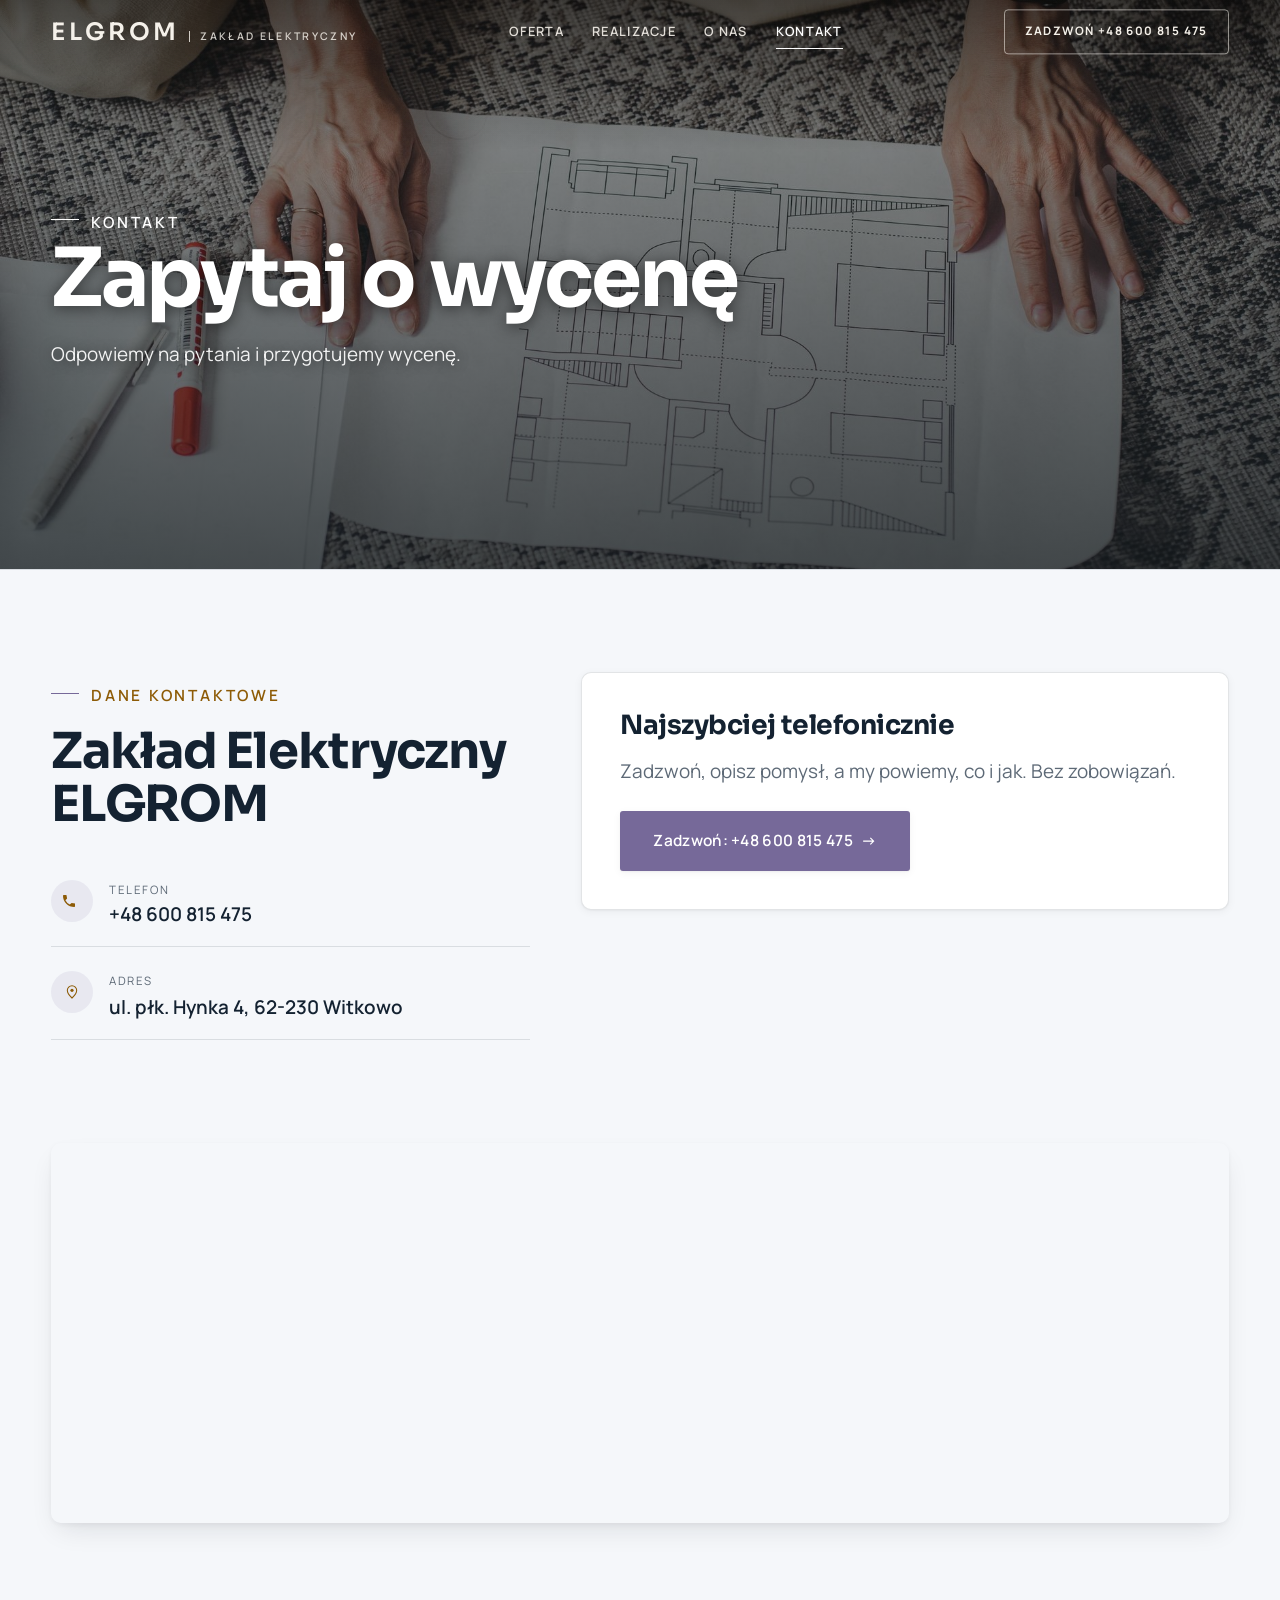
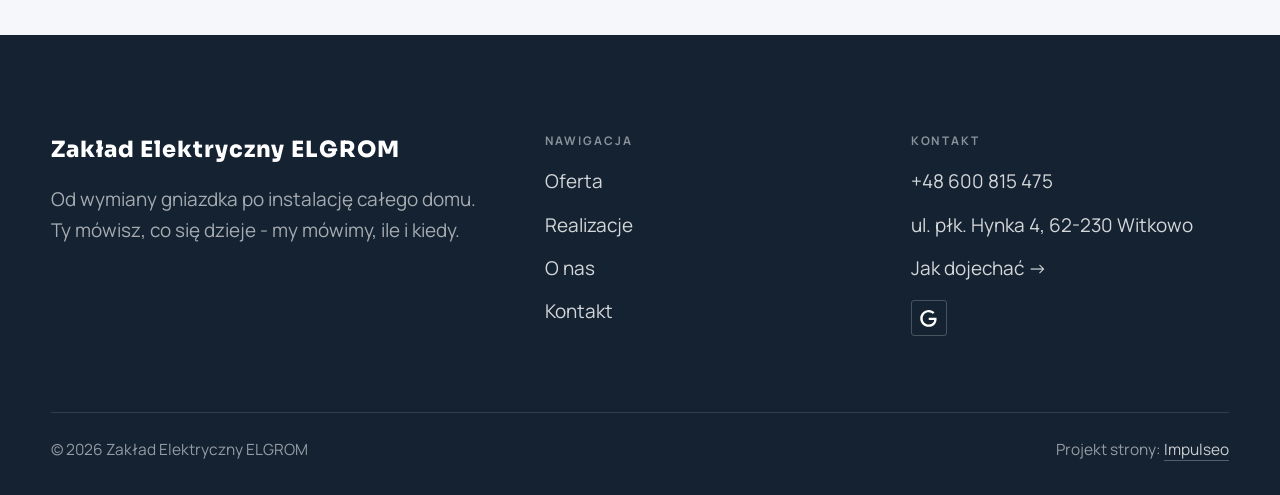
<file: kontakt.html>
<!DOCTYPE html>
<html lang="pl">
<head>
<meta charset="UTF-8">
<meta name="viewport" content="width=device-width, initial-scale=1.0">
<title>Kontakt - Zakład Elektryczny ELGROM</title>
<meta name="description" content="Kontakt Zakład Elektryczny ELGROM - ul. płk. Hynka 4, 62-230 Witkowo">
<link rel="canonical" href="https://kris20032.github.io/zaklad-elektryczny-elgrom/kontakt.html">
<meta name="robots" content="noindex, nofollow">
<meta property="og:type" content="website">
<meta property="og:locale" content="pl_PL">
<meta property="og:site_name" content="Zakład Elektryczny ELGROM">
<meta property="og:title" content="Kontakt - Zakład Elektryczny ELGROM">
<meta property="og:description" content="Kontakt Zakład Elektryczny ELGROM - ul. płk. Hynka 4, 62-230 Witkowo">
<meta property="og:url" content="https://kris20032.github.io/zaklad-elektryczny-elgrom/kontakt.html">
<meta property="og:image" content="https://kris20032.github.io/zaklad-elektryczny-elgrom/img/og.jpg">
<meta property="og:image:width" content="1200">
<meta property="og:image:height" content="630">
<meta name="twitter:card" content="summary_large_image">
<link rel="preconnect" href="https://fonts.googleapis.com">
<link rel="preconnect" href="https://fonts.gstatic.com" crossorigin>
<link href="https://fonts.googleapis.com/css2?family=Sora:wght@600;700;800&family=Manrope:wght@400;500;600&display=swap" rel="stylesheet">
<link rel="stylesheet" href="assets/styles.css?v=871f7fb6">
</head>
<body>

<header class="nav">
  <div class="wrap nav-inner">
    <a class="brand" href="index.html"><span class="name">ELGROM</span><span class="sub">Zakład elektryczny</span></a>
    <nav class="nav-links">
      <a href="oferta.html">Oferta</a>
      <a href="realizacje.html">Realizacje</a>
      <a href="o-nas.html">O nas</a>
      <a href="kontakt.html" class="active" aria-current="page">Kontakt</a>
      <a href="tel:+48600815475" class="btn btn-accent">Zadzwoń +48 600 815 475</a>
    </nav>
    <button class="nav-toggle" aria-label="Menu"><span></span><span></span><span></span></button>
  </div>
</header>

<main>
<section class="pagehead">
  <img src="img/g15.jpg" alt="Zakład Elektryczny ELGROM - Zapytaj o wycenę" width="1880" height="1253" decoding="async">
  <div class="wrap">
    <span class="eyebrow">Kontakt</span>
    <h1>Zapytaj o wycenę</h1>
    <p>Odpowiemy na pytania i przygotujemy wycenę.</p>
  </div>
</section>
<section>
  <div class="wrap contact-grid">
    <div class="reveal">
      <span class="eyebrow">Dane kontaktowe</span>
      <h2 style="margin:var(--space-4) 0 var(--space-6)">Zakład Elektryczny ELGROM</h2>
      <div class="info-list">
        <div class="info-row"><div class="ic"><svg class="ico-tel" width="16" height="16" viewBox="0 0 24 24" fill="none" aria-hidden="true"><path d="M6.6 10.8a15.5 15.5 0 0 0 6.6 6.6l2.2-2.2a1 1 0 0 1 1-.24 11.4 11.4 0 0 0 3.6.58 1 1 0 0 1 1 1V20a1 1 0 0 1-1 1A17 17 0 0 1 3 4a1 1 0 0 1 1-1h3.5a1 1 0 0 1 1 1c0 1.25.2 2.46.58 3.6a1 1 0 0 1-.25 1l-2.23 2.2Z" fill="currentColor"/></svg></div><div><div class="lbl">Telefon</div><a class="val" href="tel:+48600815475">+48 600 815 475</a></div></div>
        <div class="info-row"><div class="ic"><svg class="ico-pin" width="16" height="16" viewBox="0 0 24 24" fill="none" aria-hidden="true"><path d="M12 21s7-6.1 7-11.5A7 7 0 0 0 5 9.5C5 14.9 12 21 12 21Z" stroke="currentColor" stroke-width="1.6" fill="none"/><circle cx="12" cy="9.5" r="2.4" fill="currentColor"/></svg></div><div><div class="lbl">Adres</div><div class="val">ul. płk. Hynka 4, 62-230 Witkowo</div></div></div>
      </div>
    </div>
    <div class="reveal">
      <div class="form">
        <h3 style="margin-bottom:var(--space-4)">Najszybciej telefonicznie</h3>
        <p class="muted" style="margin-bottom:var(--space-5)">Zadzwoń, opisz pomysł, a my powiemy, co i jak. Bez zobowiązań.</p>
        <a href="tel:+48600815475" class="btn btn-accent" style="justify-content:center">Zadzwoń: +48 600 815 475 <span class="arr">→</span></a>
      </div>
    </div>
  </div>
</section>
<section style="padding-top:0">
  <div class="wrap reveal">
    <iframe class="map" title="Zakład Elektryczny ELGROM - Witkowo" src="https://maps.google.com/maps?q=52.4385644%2C17.7648007&z=15&output=embed" loading="lazy" referrerpolicy="no-referrer-when-downgrade"></iframe>
  </div>
</section>
</main>

<footer>
  <div class="wrap">
    <div class="foot-grid">
      <div class="foot-brand">
        <div class="name">Zakład Elektryczny ELGROM</div>
        <p>Od wymiany gniazdka po instalację całego domu. Ty mówisz, co się dzieje - my mówimy, ile i kiedy.</p>
      </div>
      <div class="foot-col">
        <h4>Nawigacja</h4>
        <a href="oferta.html">Oferta</a>
        <a href="realizacje.html">Realizacje</a>
        <a href="o-nas.html">O nas</a>
        <a href="kontakt.html">Kontakt</a>
      </div>
      <div class="foot-col">
        <h4>Kontakt</h4>
        <a href="tel:+48600815475">+48 600 815 475</a>
        <p>ul. płk. Hynka 4, 62-230 Witkowo</p>
        <a href="https://maps.google.com/?cid=15552829738031449785&g_mp=Cidnb29nbGUubWFwcy5wbGFjZXMudjEuUGxhY2VzLlNlYXJjaFRleHQQAhgEIAA" target="_blank" rel="noopener">Jak dojechać →</a>
      <div class="foot-soc">
        <a class="soc" href="https://maps.google.com/?cid=15552829738031449785&g_mp=Cidnb29nbGUubWFwcy5wbGFjZXMudjEuUGxhY2VzLlNlYXJjaFRleHQQAhgEIAA" target="_blank" rel="noopener" aria-label="Google - Zakład Elektryczny ELGROM"><svg viewBox="0 0 24 24" aria-hidden="true" focusable="false"><path d="M12.48 10.92v3.28h7.84c-.24 1.84-.853 3.187-1.787 4.133-1.147 1.147-2.933 2.4-6.053 2.4-4.827 0-8.6-3.893-8.6-8.72s3.773-8.72 8.6-8.72c2.6 0 4.507 1.027 5.907 2.347l2.307-2.307C18.747 1.44 16.133 0 12.48 0 5.867 0 .307 5.387.307 12s5.56 12 12.173 12c3.573 0 6.267-1.173 8.373-3.36 2.16-2.16 2.84-5.213 2.84-7.667 0-.76-.053-1.467-.173-2.053H12.48z" fill="currentColor"/></svg></a>
      </div>
      </div>
    </div>
    <div class="foot-bot">
      <span>© 2026 Zakład Elektryczny ELGROM</span>
      <span>Projekt strony: <a class="foot-credit" href="https://impulseo.pl" target="_blank" rel="noopener">Impulseo</a></span>
    </div>
  </div>
</footer>
<div class="sticky-call"><a class="sc-call" href="tel:+48600815475"><svg class="ico-tel" width="16" height="16" viewBox="0 0 24 24" fill="none" aria-hidden="true"><path d="M6.6 10.8a15.5 15.5 0 0 0 6.6 6.6l2.2-2.2a1 1 0 0 1 1-.24 11.4 11.4 0 0 0 3.6.58 1 1 0 0 1 1 1V20a1 1 0 0 1-1 1A17 17 0 0 1 3 4a1 1 0 0 1 1-1h3.5a1 1 0 0 1 1 1c0 1.25.2 2.46.58 3.6a1 1 0 0 1-.25 1l-2.23 2.2Z" fill="currentColor"/></svg> Zadzwoń</a><a class="sc-quote" href="kontakt.html">Zadzwoń po wycenę</a></div>
<div class="demo-wazne" data-do="2026-10-06" data-cykl="3" hidden><svg class="dw-ico" width="13" height="13" viewBox="0 0 24 24" fill="none" aria-hidden="true"><circle cx="12" cy="12" r="8.6" stroke="currentColor" stroke-width="1.8"/><path d="M12 7.2V12l3.3 2" stroke="currentColor" stroke-width="1.8" stroke-linecap="round"/></svg><span class="dw-txt"></span></div>

<script src="assets/main.js"></script>
</body>
</html>
</file>
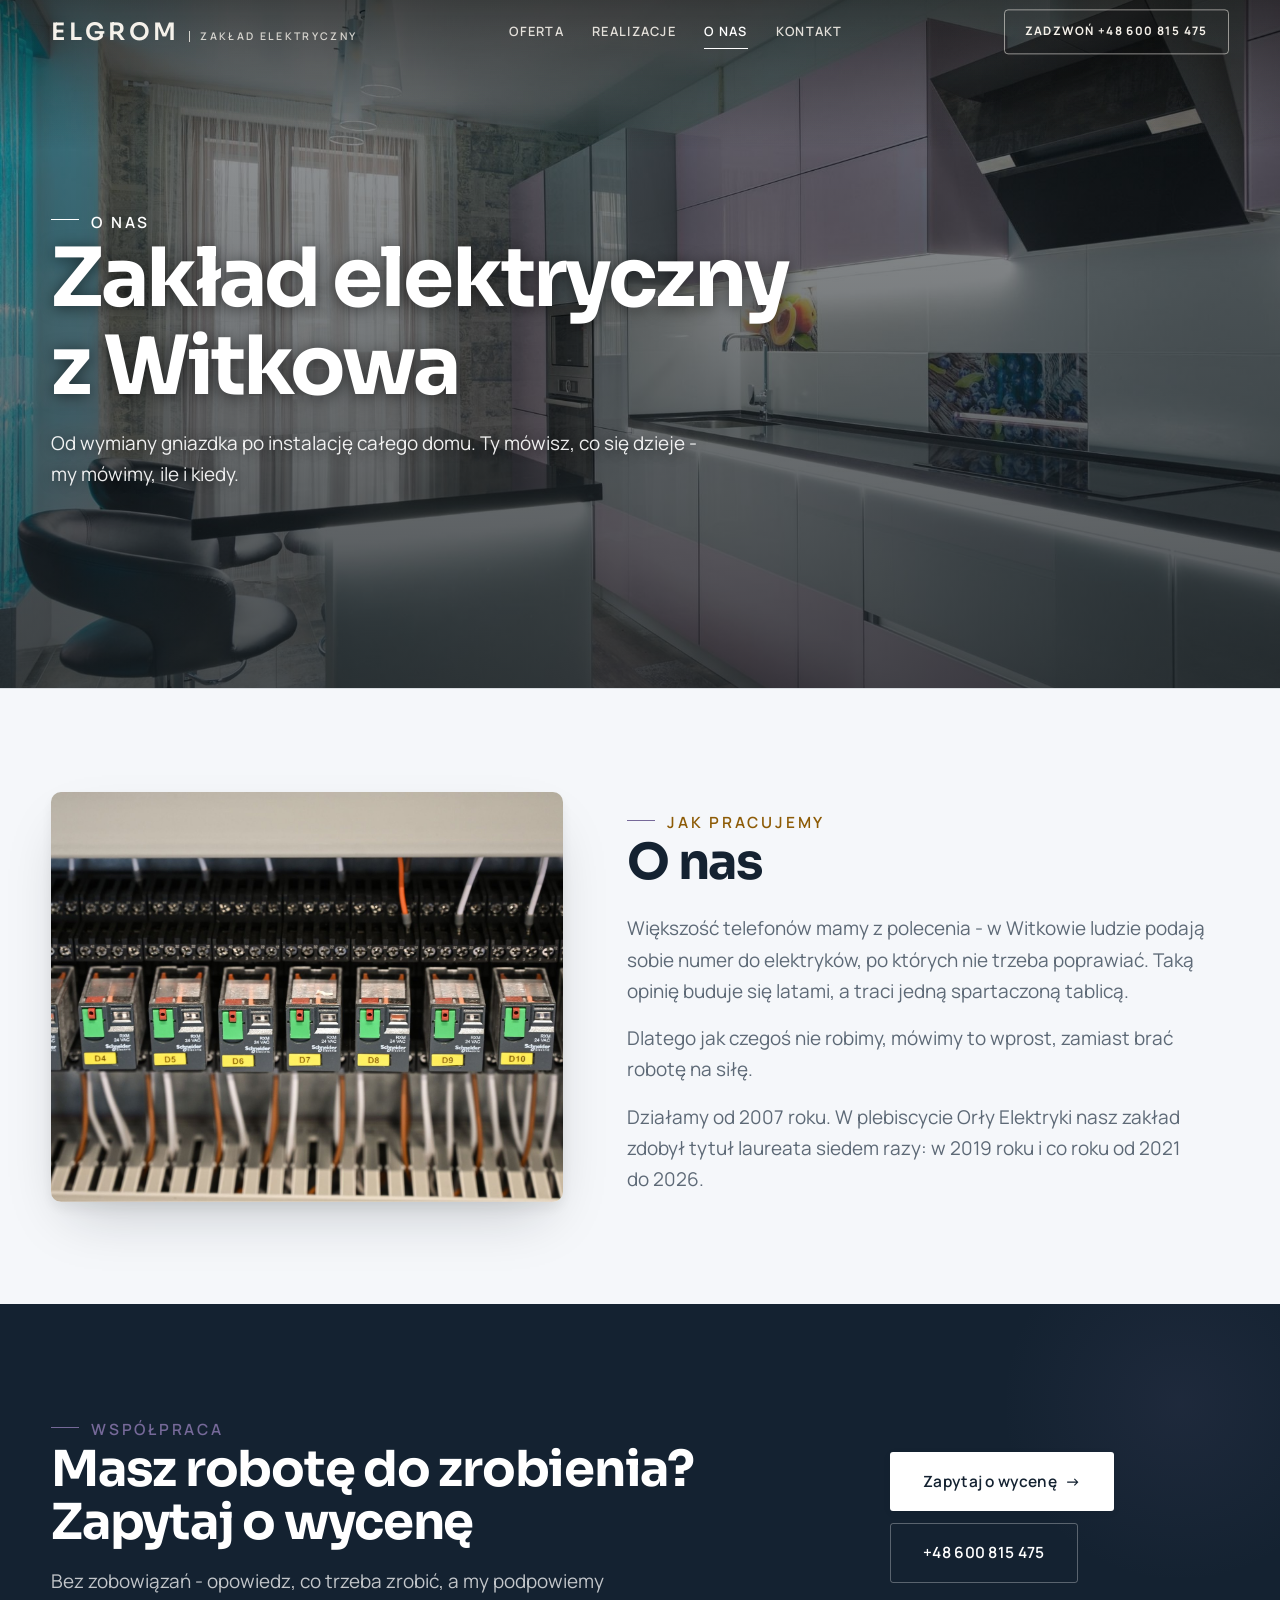
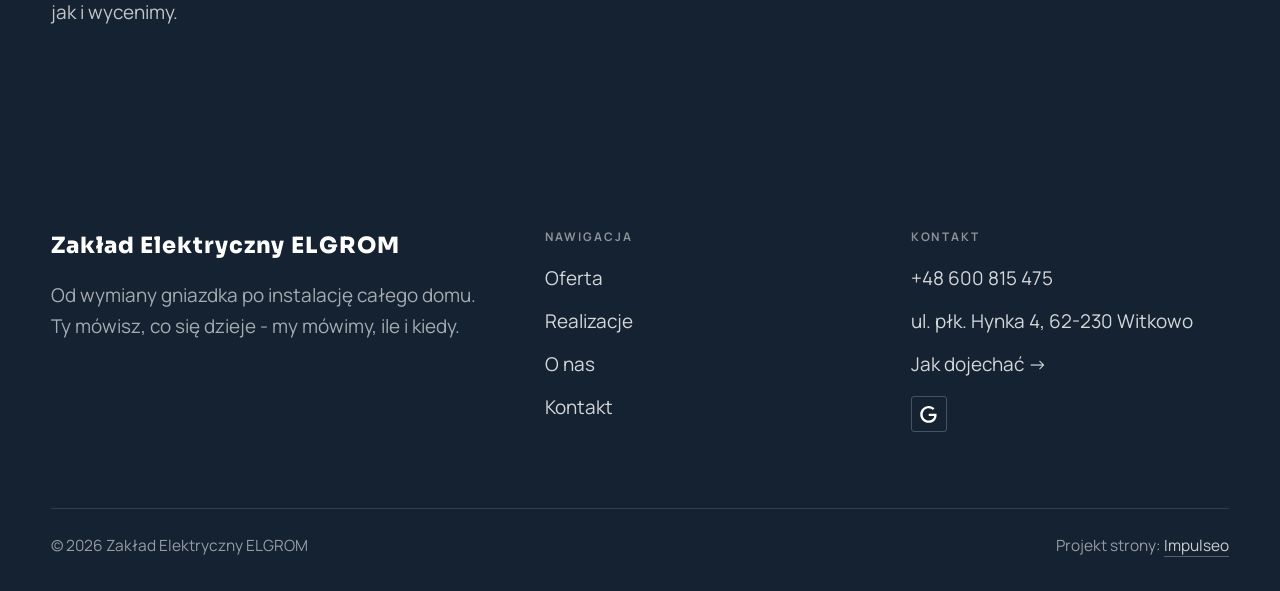
<file: o-nas.html>
<!DOCTYPE html>
<html lang="pl">
<head>
<meta charset="UTF-8">
<meta name="viewport" content="width=device-width, initial-scale=1.0">
<title>O nas - Zakład Elektryczny ELGROM</title>
<meta name="description" content="Elektryk w Witkowie z dojazdem. Awarie, instalacje, rozdzielnice, oświetlenie, pomiary z protokołem. Cenę znasz przed robotą. Zadzwoń: +48 600 815 475.">
<link rel="canonical" href="https://kris20032.github.io/zaklad-elektryczny-elgrom/o-nas.html">
<meta name="robots" content="noindex, nofollow">
<meta property="og:type" content="website">
<meta property="og:locale" content="pl_PL">
<meta property="og:site_name" content="Zakład Elektryczny ELGROM">
<meta property="og:title" content="O nas - Zakład Elektryczny ELGROM">
<meta property="og:description" content="Elektryk w Witkowie z dojazdem. Awarie, instalacje, rozdzielnice, oświetlenie, pomiary z protokołem. Cenę znasz przed robotą. Zadzwoń: +48 600 815 475.">
<meta property="og:url" content="https://kris20032.github.io/zaklad-elektryczny-elgrom/o-nas.html">
<meta property="og:image" content="https://kris20032.github.io/zaklad-elektryczny-elgrom/img/og.jpg">
<meta property="og:image:width" content="1200">
<meta property="og:image:height" content="630">
<meta name="twitter:card" content="summary_large_image">
<link rel="preconnect" href="https://fonts.googleapis.com">
<link rel="preconnect" href="https://fonts.gstatic.com" crossorigin>
<link href="https://fonts.googleapis.com/css2?family=Sora:wght@600;700;800&family=Manrope:wght@400;500;600&display=swap" rel="stylesheet">
<link rel="stylesheet" href="assets/styles.css?v=871f7fb6">
</head>
<body>

<header class="nav">
  <div class="wrap nav-inner">
    <a class="brand" href="index.html"><span class="name">ELGROM</span><span class="sub">Zakład elektryczny</span></a>
    <nav class="nav-links">
      <a href="oferta.html">Oferta</a>
      <a href="realizacje.html">Realizacje</a>
      <a href="o-nas.html" class="active" aria-current="page">O nas</a>
      <a href="kontakt.html">Kontakt</a>
      <a href="tel:+48600815475" class="btn btn-accent">Zadzwoń +48 600 815 475</a>
    </nav>
    <button class="nav-toggle" aria-label="Menu"><span></span><span></span><span></span></button>
  </div>
</header>

<main>
<section class="pagehead">
  <img src="img/g13.jpg" alt="Zakład Elektryczny ELGROM - zakład elektryczny z Witkowa" width="1880" height="1255" decoding="async">
  <div class="wrap">
    <span class="eyebrow">O nas</span>
    <h1>Zakład elektryczny z Witkowa</h1>
    <p>Od wymiany gniazdka po instalację całego domu. Ty mówisz, co się dzieje - my mówimy, ile i kiedy.</p>
  </div>
</section>
<section>
  <div class="wrap split">
    <div class="split-art reveal"><img src="img/g14.jpg" alt="Zakład Elektryczny ELGROM" loading="lazy" width="1880" height="1251" decoding="async"></div>
    <div class="split-copy reveal">
      <span class="eyebrow">Jak pracujemy</span>
      <h2>O nas</h2>
      <p class="muted">Większość telefonów mamy z polecenia - w Witkowie ludzie podają sobie numer do elektryków, po których nie trzeba poprawiać. Taką opinię buduje się latami, a traci jedną spartaczoną tablicą.</p>
      <p class="muted">Dlatego jak czegoś nie robimy, mówimy to wprost, zamiast brać robotę na siłę.</p>
      <p class="muted">Działamy od 2007 roku. W plebiscycie Orły Elektryki nasz zakład zdobył tytuł laureata siedem razy: w 2019 roku i co roku od 2021 do 2026.</p>
    </div>
  </div>
</section>


<section class="cta">
  <div class="wrap">
    <div class="reveal">
      <span class="eyebrow">Współpraca</span>
      <h2>Masz robotę do zrobienia? Zapytaj o wycenę</h2>
      <p>Bez zobowiązań - opowiedz, co trzeba zrobić, a my podpowiemy jak i wycenimy.</p>
    </div>
    <div class="cta-actions reveal">
      <a href="kontakt.html" class="btn btn-light">Zapytaj o wycenę <span class="arr">→</span></a>
      <a href="tel:+48600815475" class="btn btn-ghost btn-ghost-cta">+48 600 815 475</a>
    </div>
  </div>
</section>
</main>

<footer>
  <div class="wrap">
    <div class="foot-grid">
      <div class="foot-brand">
        <div class="name">Zakład Elektryczny ELGROM</div>
        <p>Od wymiany gniazdka po instalację całego domu. Ty mówisz, co się dzieje - my mówimy, ile i kiedy.</p>
      </div>
      <div class="foot-col">
        <h4>Nawigacja</h4>
        <a href="oferta.html">Oferta</a>
        <a href="realizacje.html">Realizacje</a>
        <a href="o-nas.html">O nas</a>
        <a href="kontakt.html">Kontakt</a>
      </div>
      <div class="foot-col">
        <h4>Kontakt</h4>
        <a href="tel:+48600815475">+48 600 815 475</a>
        <p>ul. płk. Hynka 4, 62-230 Witkowo</p>
        <a href="https://maps.google.com/?cid=15552829738031449785&g_mp=Cidnb29nbGUubWFwcy5wbGFjZXMudjEuUGxhY2VzLlNlYXJjaFRleHQQAhgEIAA" target="_blank" rel="noopener">Jak dojechać →</a>
      <div class="foot-soc">
        <a class="soc" href="https://maps.google.com/?cid=15552829738031449785&g_mp=Cidnb29nbGUubWFwcy5wbGFjZXMudjEuUGxhY2VzLlNlYXJjaFRleHQQAhgEIAA" target="_blank" rel="noopener" aria-label="Google - Zakład Elektryczny ELGROM"><svg viewBox="0 0 24 24" aria-hidden="true" focusable="false"><path d="M12.48 10.92v3.28h7.84c-.24 1.84-.853 3.187-1.787 4.133-1.147 1.147-2.933 2.4-6.053 2.4-4.827 0-8.6-3.893-8.6-8.72s3.773-8.72 8.6-8.72c2.6 0 4.507 1.027 5.907 2.347l2.307-2.307C18.747 1.44 16.133 0 12.48 0 5.867 0 .307 5.387.307 12s5.56 12 12.173 12c3.573 0 6.267-1.173 8.373-3.36 2.16-2.16 2.84-5.213 2.84-7.667 0-.76-.053-1.467-.173-2.053H12.48z" fill="currentColor"/></svg></a>
      </div>
      </div>
    </div>
    <div class="foot-bot">
      <span>© 2026 Zakład Elektryczny ELGROM</span>
      <span>Projekt strony: <a class="foot-credit" href="https://impulseo.pl" target="_blank" rel="noopener">Impulseo</a></span>
    </div>
  </div>
</footer>
<div class="sticky-call"><a class="sc-call" href="tel:+48600815475"><svg class="ico-tel" width="16" height="16" viewBox="0 0 24 24" fill="none" aria-hidden="true"><path d="M6.6 10.8a15.5 15.5 0 0 0 6.6 6.6l2.2-2.2a1 1 0 0 1 1-.24 11.4 11.4 0 0 0 3.6.58 1 1 0 0 1 1 1V20a1 1 0 0 1-1 1A17 17 0 0 1 3 4a1 1 0 0 1 1-1h3.5a1 1 0 0 1 1 1c0 1.25.2 2.46.58 3.6a1 1 0 0 1-.25 1l-2.23 2.2Z" fill="currentColor"/></svg> Zadzwoń</a><a class="sc-quote" href="kontakt.html">Zadzwoń po wycenę</a></div>
<div class="demo-wazne" data-do="2026-10-06" data-cykl="3" hidden><svg class="dw-ico" width="13" height="13" viewBox="0 0 24 24" fill="none" aria-hidden="true"><circle cx="12" cy="12" r="8.6" stroke="currentColor" stroke-width="1.8"/><path d="M12 7.2V12l3.3 2" stroke="currentColor" stroke-width="1.8" stroke-linecap="round"/></svg><span class="dw-txt"></span></div>

<script src="assets/main.js"></script>
</body>
</html>
</file>
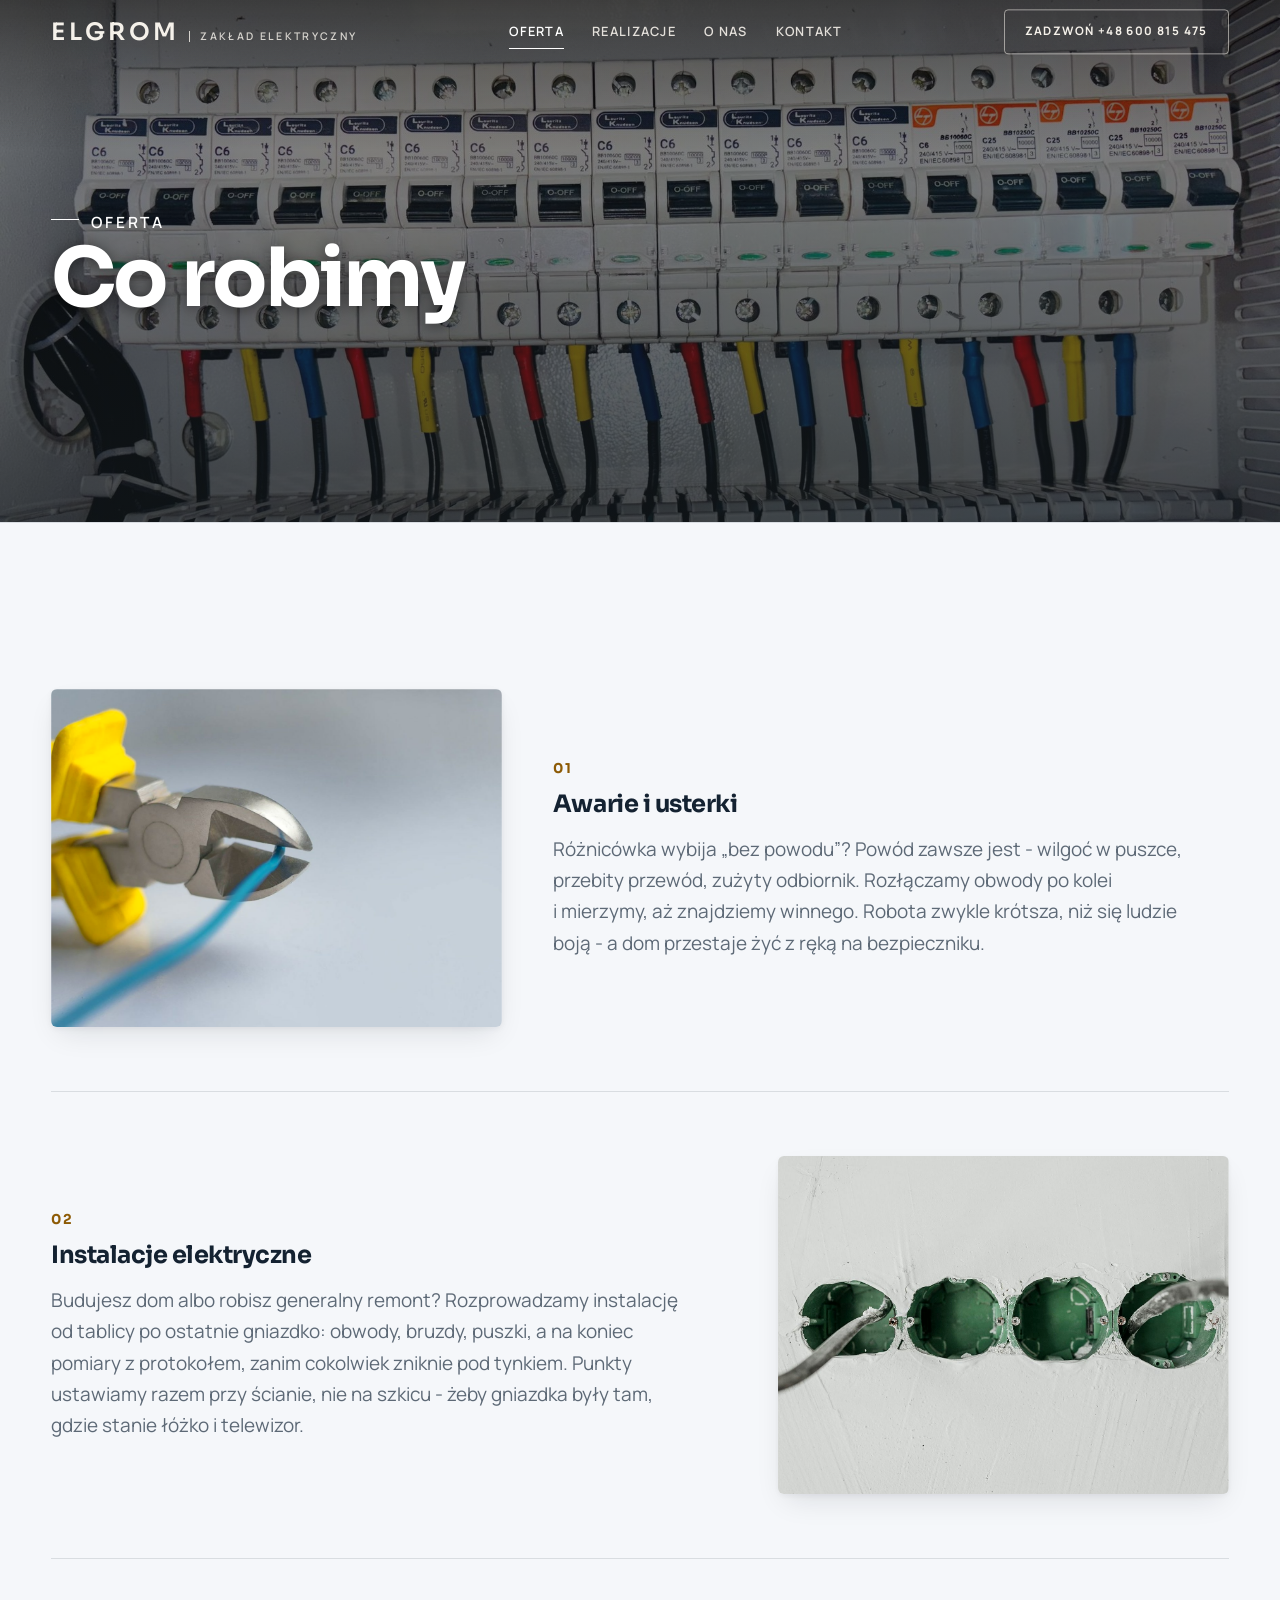
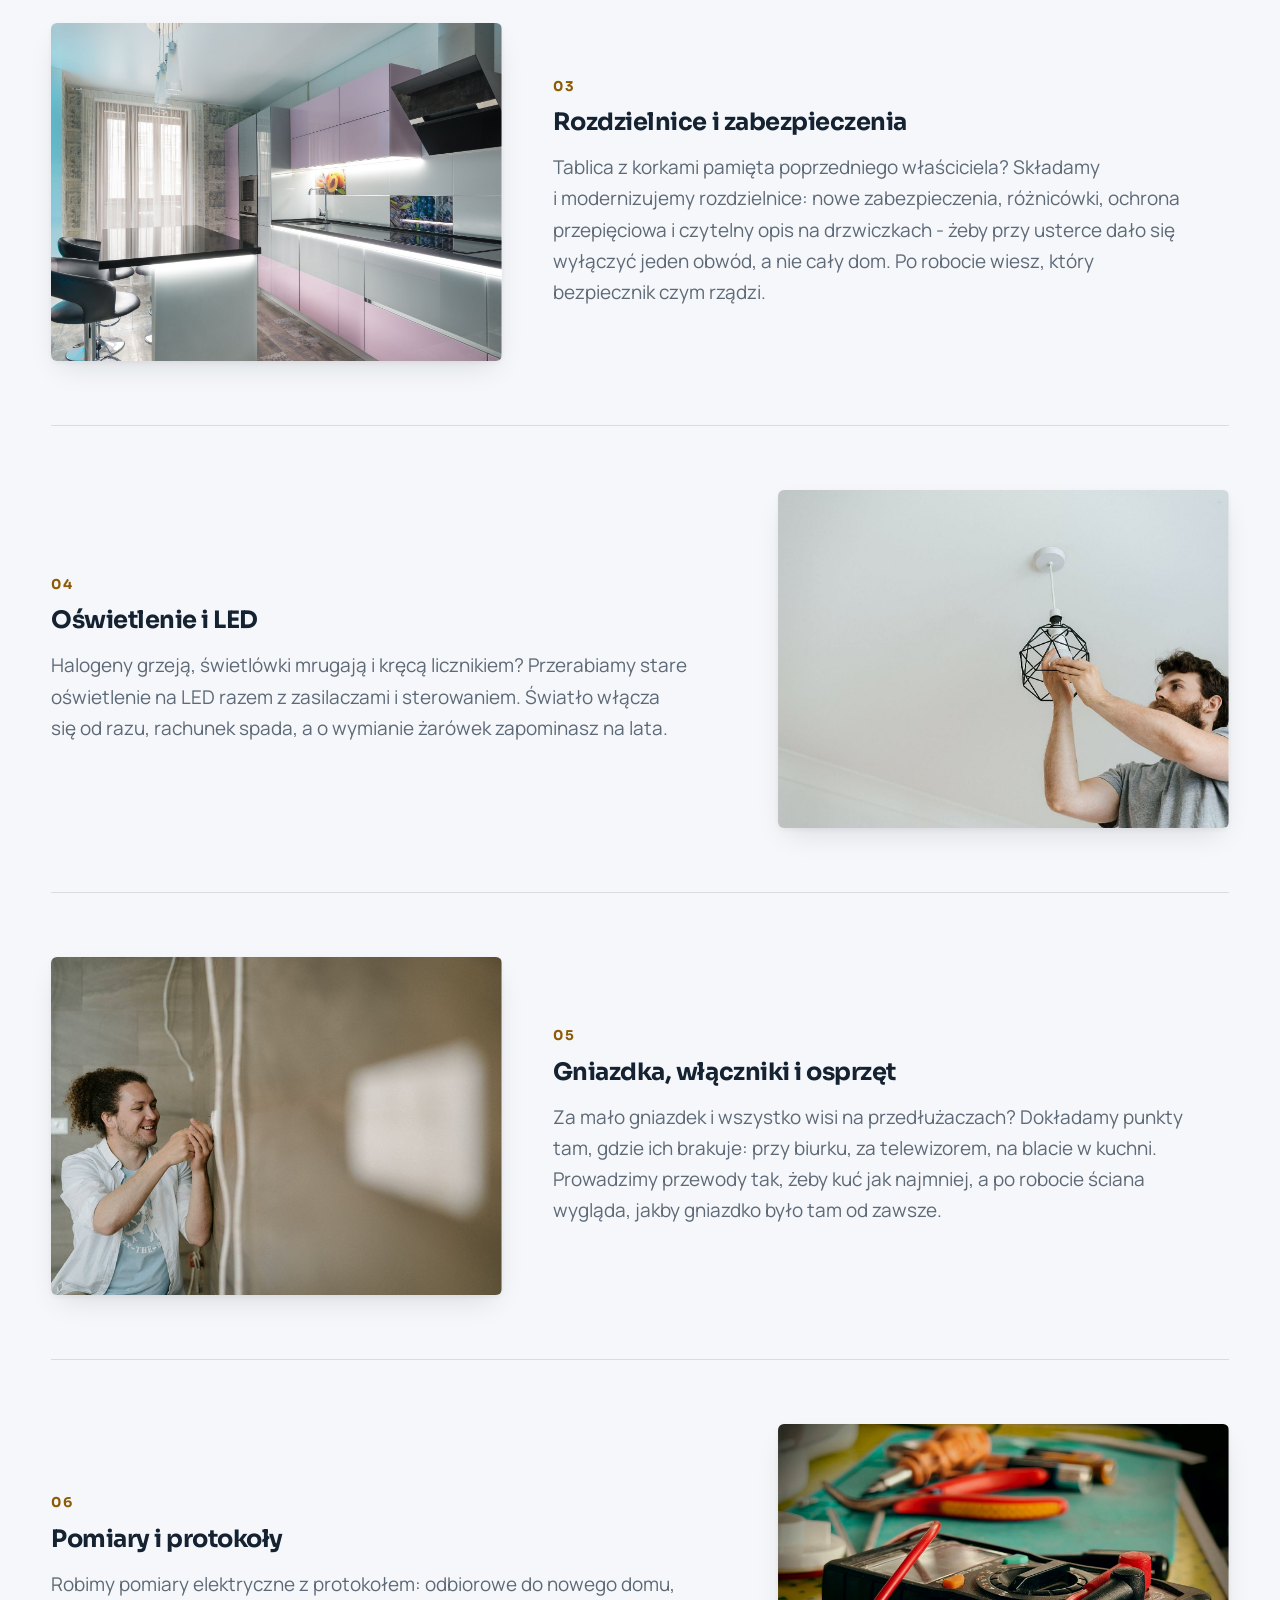
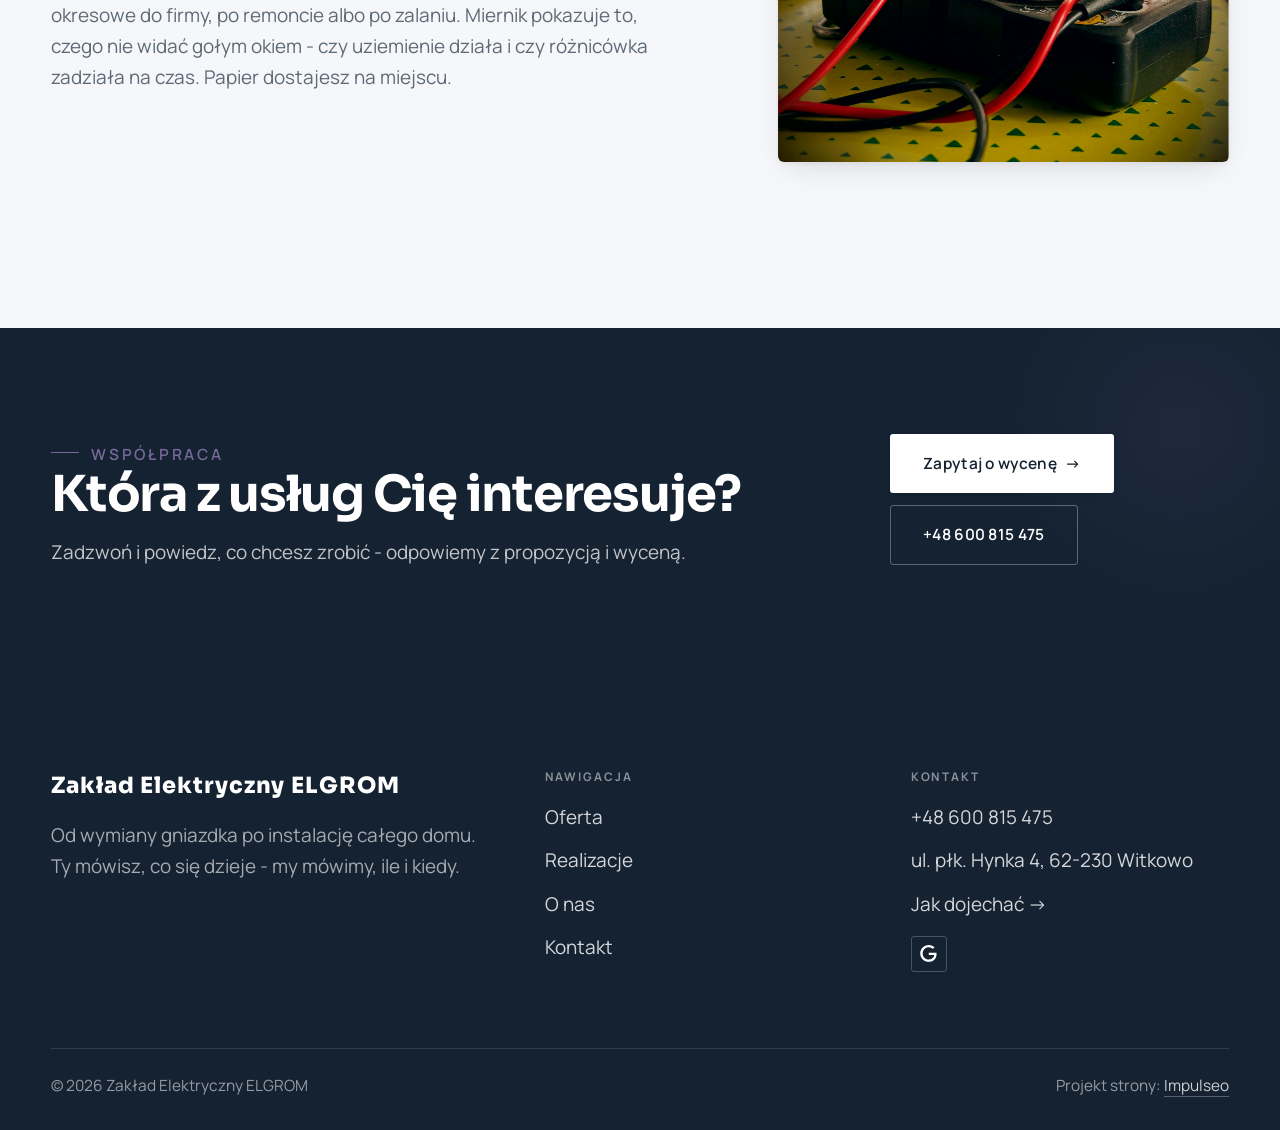
<file: oferta.html>
<!DOCTYPE html>
<html lang="pl">
<head>
<meta charset="UTF-8">
<meta name="viewport" content="width=device-width, initial-scale=1.0">
<title>Oferta - Zakład Elektryczny ELGROM</title>
<meta name="description" content="Elektryk w Witkowie z dojazdem. Awarie, instalacje, rozdzielnice, oświetlenie, pomiary z protokołem. Cenę znasz przed robotą. Zadzwoń: +48 600 815 475.">
<link rel="canonical" href="https://kris20032.github.io/zaklad-elektryczny-elgrom/oferta.html">
<meta name="robots" content="noindex, nofollow">
<meta property="og:type" content="website">
<meta property="og:locale" content="pl_PL">
<meta property="og:site_name" content="Zakład Elektryczny ELGROM">
<meta property="og:title" content="Oferta - Zakład Elektryczny ELGROM">
<meta property="og:description" content="Elektryk w Witkowie z dojazdem. Awarie, instalacje, rozdzielnice, oświetlenie, pomiary z protokołem. Cenę znasz przed robotą. Zadzwoń: +48 600 815 475.">
<meta property="og:url" content="https://kris20032.github.io/zaklad-elektryczny-elgrom/oferta.html">
<meta property="og:image" content="https://kris20032.github.io/zaklad-elektryczny-elgrom/img/og.jpg">
<meta property="og:image:width" content="1200">
<meta property="og:image:height" content="630">
<meta name="twitter:card" content="summary_large_image">
<link rel="preconnect" href="https://fonts.googleapis.com">
<link rel="preconnect" href="https://fonts.gstatic.com" crossorigin>
<link href="https://fonts.googleapis.com/css2?family=Sora:wght@600;700;800&family=Manrope:wght@400;500;600&display=swap" rel="stylesheet">
<link rel="stylesheet" href="assets/styles.css?v=871f7fb6">
</head>
<body>

<header class="nav">
  <div class="wrap nav-inner">
    <a class="brand" href="index.html"><span class="name">ELGROM</span><span class="sub">Zakład elektryczny</span></a>
    <nav class="nav-links">
      <a href="oferta.html" class="active" aria-current="page">Oferta</a>
      <a href="realizacje.html">Realizacje</a>
      <a href="o-nas.html">O nas</a>
      <a href="kontakt.html">Kontakt</a>
      <a href="tel:+48600815475" class="btn btn-accent">Zadzwoń +48 600 815 475</a>
    </nav>
    <button class="nav-toggle" aria-label="Menu"><span></span><span></span><span></span></button>
  </div>
</header>

<main>
<section class="pagehead">
  <img src="img/g12.jpg" alt="Zakład Elektryczny ELGROM - Co robimy" width="1880" height="1170" decoding="async">
  <div class="wrap">
    <span class="eyebrow">Oferta</span>
    <h1>Co robimy</h1>
  </div>
</section>
<section>
  <div class="wrap">
    <div class="svc-row reveal">
      <div class="svc-row-art"><img src="img/g7.jpg" alt="Awarie i usterki" loading="lazy" width="1538" height="994" decoding="async"></div>
      <div>
        <span class="num">01</span>
        <h3>Awarie i usterki</h3>
        <p class="muted">Różnicówka wybija „bez powodu”? Powód zawsze jest - wilgoć w puszce, przebity przewód, zużyty odbiornik. Rozłączamy obwody po kolei i mierzymy, aż znajdziemy winnego. Robota zwykle krótsza, niż się ludzie boją - a dom przestaje żyć z ręką na bezpieczniku.</p>
      </div>
    </div>
    <div class="svc-row rev reveal">
      <div class="svc-row-art"><img src="img/g1.jpg" alt="Instalacje elektryczne" loading="lazy" width="1600" height="1068" decoding="async"></div>
      <div>
        <span class="num">02</span>
        <h3>Instalacje elektryczne</h3>
        <p class="muted">Budujesz dom albo robisz generalny remont? Rozprowadzamy instalację od tablicy po ostatnie gniazdko: obwody, bruzdy, puszki, a na koniec pomiary z protokołem, zanim cokolwiek zniknie pod tynkiem. Punkty ustawiamy razem przy ścianie, nie na szkicu - żeby gniazdka były tam, gdzie stanie łóżko i telewizor.</p>
      </div>
    </div>
    <div class="svc-row reveal">
      <div class="svc-row-art"><img src="img/g13.jpg" alt="Rozdzielnice i zabezpieczenia" loading="lazy" width="1880" height="1255" decoding="async"></div>
      <div>
        <span class="num">03</span>
        <h3>Rozdzielnice i zabezpieczenia</h3>
        <p class="muted">Tablica z korkami pamięta poprzedniego właściciela? Składamy i modernizujemy rozdzielnice: nowe zabezpieczenia, różnicówki, ochrona przepięciowa i czytelny opis na drzwiczkach - żeby przy usterce dało się wyłączyć jeden obwód, a nie cały dom. Po robocie wiesz, który bezpiecznik czym rządzi.</p>
      </div>
    </div>
    <div class="svc-row rev reveal">
      <div class="svc-row-art"><img src="img/about.jpg" alt="Oświetlenie i LED" loading="lazy" width="1600" height="1068" decoding="async"></div>
      <div>
        <span class="num">04</span>
        <h3>Oświetlenie i LED</h3>
        <p class="muted">Halogeny grzeją, świetlówki mrugają i kręcą licznikiem? Przerabiamy stare oświetlenie na LED razem z zasilaczami i sterowaniem. Światło włącza się od razu, rachunek spada, a o wymianie żarówek zapominasz na lata.</p>
      </div>
    </div>
    <div class="svc-row reveal">
      <div class="svc-row-art"><img src="img/g11.jpg" alt="Gniazdka, włączniki i osprzęt" loading="lazy" width="1600" height="1066" decoding="async"></div>
      <div>
        <span class="num">05</span>
        <h3>Gniazdka, włączniki i osprzęt</h3>
        <p class="muted">Za mało gniazdek i wszystko wisi na przedłużaczach? Dokładamy punkty tam, gdzie ich brakuje: przy biurku, za telewizorem, na blacie w kuchni. Prowadzimy przewody tak, żeby kuć jak najmniej, a po robocie ściana wygląda, jakby gniazdko było tam od zawsze.</p>
      </div>
    </div>
    <div class="svc-row rev reveal">
      <div class="svc-row-art"><img src="img/g10.jpg" alt="Pomiary i protokoły" loading="lazy" width="1600" height="1202" decoding="async"></div>
      <div>
        <span class="num">06</span>
        <h3>Pomiary i protokoły</h3>
        <p class="muted">Robimy pomiary elektryczne z protokołem: odbiorowe do nowego domu, okresowe do firmy, po remoncie albo po zalaniu. Miernik pokazuje to, czego nie widać gołym okiem - czy uziemienie działa i czy różnicówka zadziała na czas. Papier dostajesz na miejscu.</p>
      </div>
    </div>
  </div>
</section>

<section class="cta">
  <div class="wrap">
    <div class="reveal">
      <span class="eyebrow">Współpraca</span>
      <h2>Która z usług Cię interesuje?</h2>
      <p>Zadzwoń i powiedz, co chcesz zrobić - odpowiemy z propozycją i wyceną.</p>
    </div>
    <div class="cta-actions reveal">
      <a href="kontakt.html" class="btn btn-light">Zapytaj o wycenę <span class="arr">→</span></a>
      <a href="tel:+48600815475" class="btn btn-ghost btn-ghost-cta">+48 600 815 475</a>
    </div>
  </div>
</section>
</main>

<footer>
  <div class="wrap">
    <div class="foot-grid">
      <div class="foot-brand">
        <div class="name">Zakład Elektryczny ELGROM</div>
        <p>Od wymiany gniazdka po instalację całego domu. Ty mówisz, co się dzieje - my mówimy, ile i kiedy.</p>
      </div>
      <div class="foot-col">
        <h4>Nawigacja</h4>
        <a href="oferta.html">Oferta</a>
        <a href="realizacje.html">Realizacje</a>
        <a href="o-nas.html">O nas</a>
        <a href="kontakt.html">Kontakt</a>
      </div>
      <div class="foot-col">
        <h4>Kontakt</h4>
        <a href="tel:+48600815475">+48 600 815 475</a>
        <p>ul. płk. Hynka 4, 62-230 Witkowo</p>
        <a href="https://maps.google.com/?cid=15552829738031449785&g_mp=Cidnb29nbGUubWFwcy5wbGFjZXMudjEuUGxhY2VzLlNlYXJjaFRleHQQAhgEIAA" target="_blank" rel="noopener">Jak dojechać →</a>
      <div class="foot-soc">
        <a class="soc" href="https://maps.google.com/?cid=15552829738031449785&g_mp=Cidnb29nbGUubWFwcy5wbGFjZXMudjEuUGxhY2VzLlNlYXJjaFRleHQQAhgEIAA" target="_blank" rel="noopener" aria-label="Google - Zakład Elektryczny ELGROM"><svg viewBox="0 0 24 24" aria-hidden="true" focusable="false"><path d="M12.48 10.92v3.28h7.84c-.24 1.84-.853 3.187-1.787 4.133-1.147 1.147-2.933 2.4-6.053 2.4-4.827 0-8.6-3.893-8.6-8.72s3.773-8.72 8.6-8.72c2.6 0 4.507 1.027 5.907 2.347l2.307-2.307C18.747 1.44 16.133 0 12.48 0 5.867 0 .307 5.387.307 12s5.56 12 12.173 12c3.573 0 6.267-1.173 8.373-3.36 2.16-2.16 2.84-5.213 2.84-7.667 0-.76-.053-1.467-.173-2.053H12.48z" fill="currentColor"/></svg></a>
      </div>
      </div>
    </div>
    <div class="foot-bot">
      <span>© 2026 Zakład Elektryczny ELGROM</span>
      <span>Projekt strony: <a class="foot-credit" href="https://impulseo.pl" target="_blank" rel="noopener">Impulseo</a></span>
    </div>
  </div>
</footer>
<div class="sticky-call"><a class="sc-call" href="tel:+48600815475"><svg class="ico-tel" width="16" height="16" viewBox="0 0 24 24" fill="none" aria-hidden="true"><path d="M6.6 10.8a15.5 15.5 0 0 0 6.6 6.6l2.2-2.2a1 1 0 0 1 1-.24 11.4 11.4 0 0 0 3.6.58 1 1 0 0 1 1 1V20a1 1 0 0 1-1 1A17 17 0 0 1 3 4a1 1 0 0 1 1-1h3.5a1 1 0 0 1 1 1c0 1.25.2 2.46.58 3.6a1 1 0 0 1-.25 1l-2.23 2.2Z" fill="currentColor"/></svg> Zadzwoń</a><a class="sc-quote" href="kontakt.html">Zadzwoń po wycenę</a></div>
<div class="demo-wazne" data-do="2026-10-06" data-cykl="3" hidden><svg class="dw-ico" width="13" height="13" viewBox="0 0 24 24" fill="none" aria-hidden="true"><circle cx="12" cy="12" r="8.6" stroke="currentColor" stroke-width="1.8"/><path d="M12 7.2V12l3.3 2" stroke="currentColor" stroke-width="1.8" stroke-linecap="round"/></svg><span class="dw-txt"></span></div>

<script src="assets/main.js"></script>
</body>
</html>
</file>
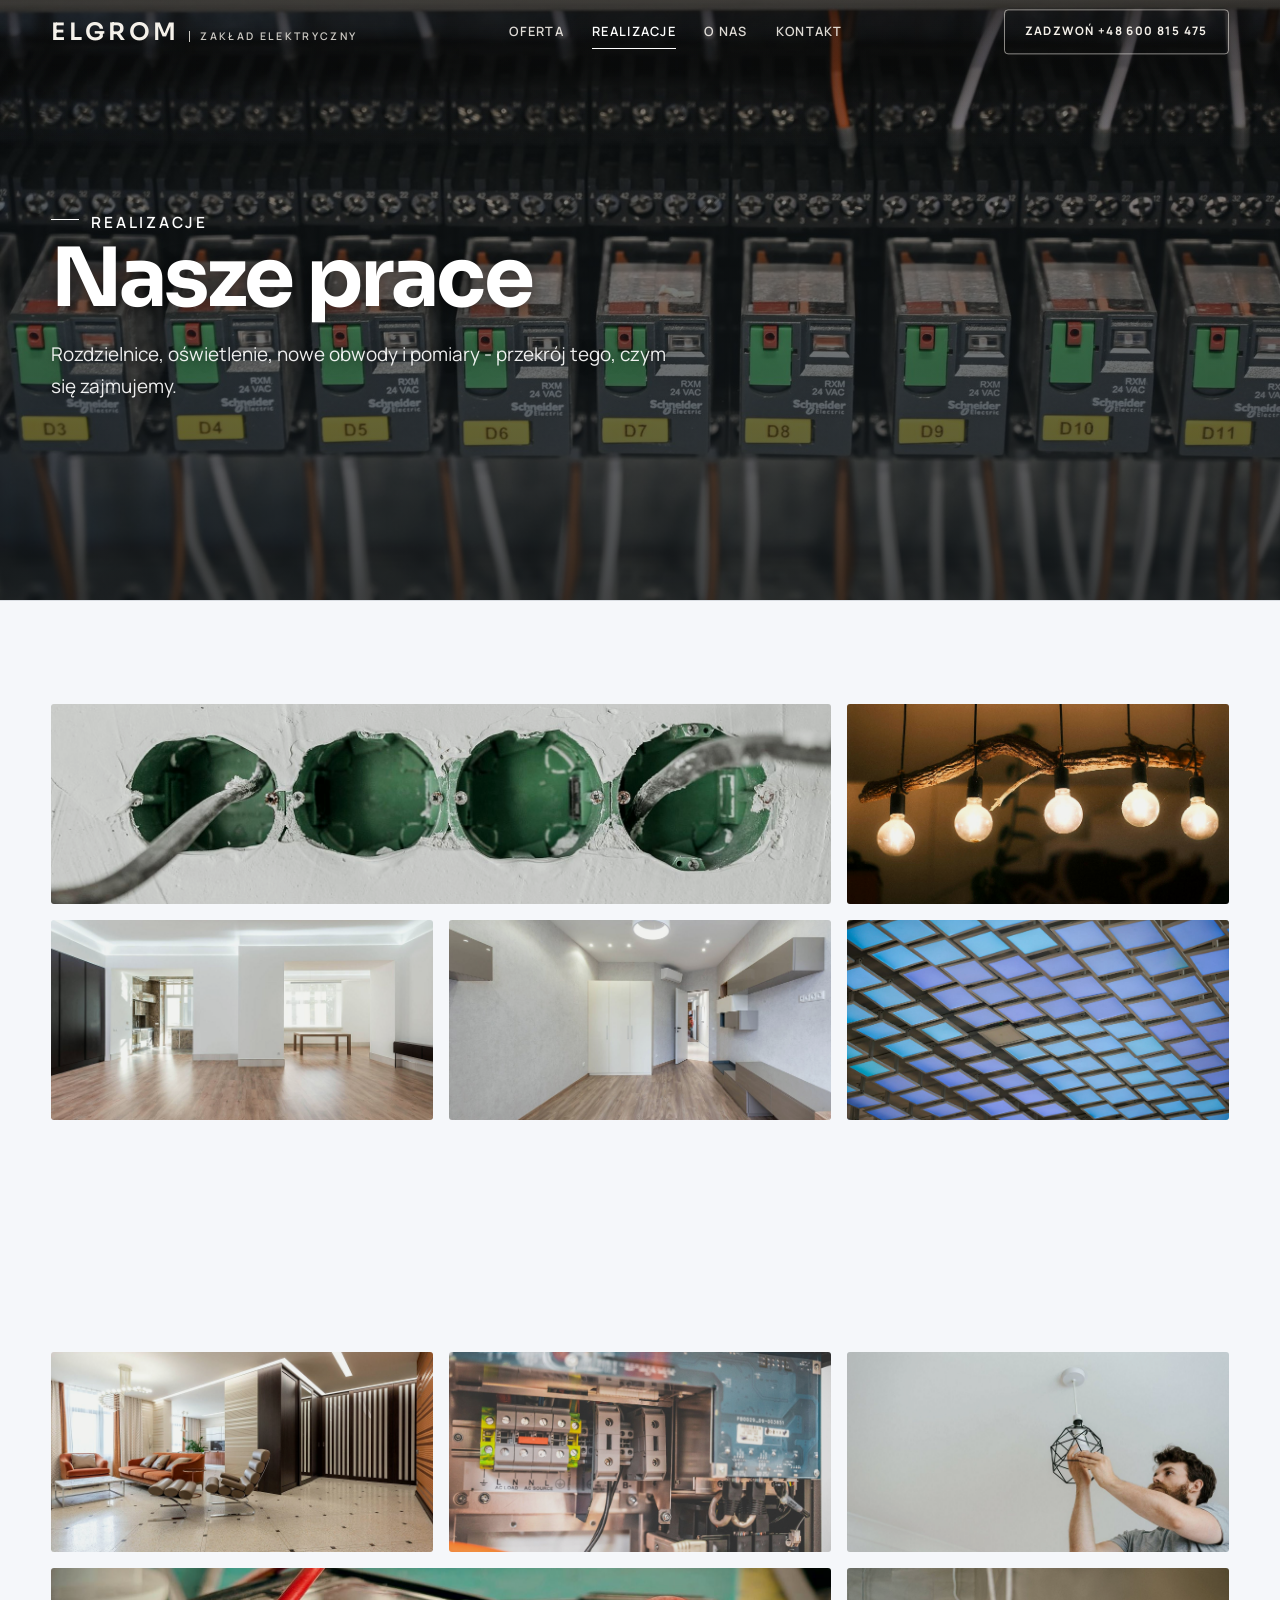
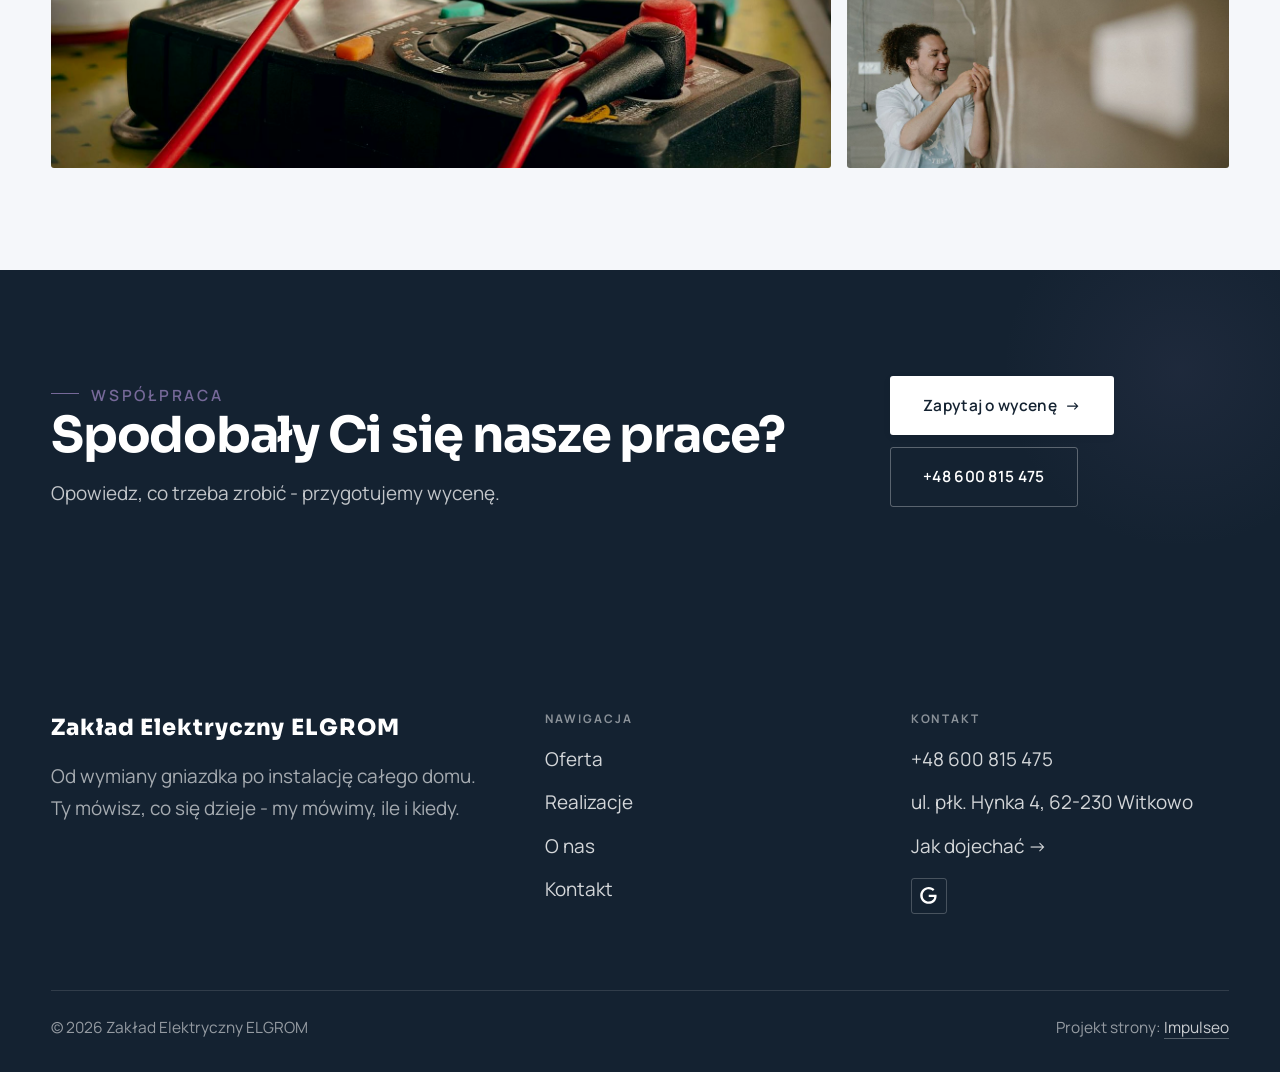
<file: realizacje.html>
<!DOCTYPE html>
<html lang="pl">
<head>
<meta charset="UTF-8">
<meta name="viewport" content="width=device-width, initial-scale=1.0">
<title>Realizacje - Zakład Elektryczny ELGROM</title>
<meta name="description" content="Realizacje Zakład Elektryczny ELGROM: Rozdzielnica po modernizacji, Nowa instalacja przed tynkiem, Oświetlenie LED, Osprzęt po wymianie, Pomiary przy odbiorze">
<link rel="canonical" href="https://kris20032.github.io/zaklad-elektryczny-elgrom/realizacje.html">
<meta name="robots" content="noindex, nofollow">
<meta property="og:type" content="website">
<meta property="og:locale" content="pl_PL">
<meta property="og:site_name" content="Zakład Elektryczny ELGROM">
<meta property="og:title" content="Realizacje - Zakład Elektryczny ELGROM">
<meta property="og:description" content="Realizacje Zakład Elektryczny ELGROM: Rozdzielnica po modernizacji, Nowa instalacja przed tynkiem, Oświetlenie LED, Osprzęt po wymianie, Pomiary przy odbiorze">
<meta property="og:url" content="https://kris20032.github.io/zaklad-elektryczny-elgrom/realizacje.html">
<meta property="og:image" content="https://kris20032.github.io/zaklad-elektryczny-elgrom/img/og.jpg">
<meta property="og:image:width" content="1200">
<meta property="og:image:height" content="630">
<meta name="twitter:card" content="summary_large_image">
<link rel="preconnect" href="https://fonts.googleapis.com">
<link rel="preconnect" href="https://fonts.gstatic.com" crossorigin>
<link href="https://fonts.googleapis.com/css2?family=Sora:wght@600;700;800&family=Manrope:wght@400;500;600&display=swap" rel="stylesheet">
<link rel="stylesheet" href="assets/styles.css?v=871f7fb6">
</head>
<body>

<header class="nav">
  <div class="wrap nav-inner">
    <a class="brand" href="index.html"><span class="name">ELGROM</span><span class="sub">Zakład elektryczny</span></a>
    <nav class="nav-links">
      <a href="oferta.html">Oferta</a>
      <a href="realizacje.html" class="active" aria-current="page">Realizacje</a>
      <a href="o-nas.html">O nas</a>
      <a href="kontakt.html">Kontakt</a>
      <a href="tel:+48600815475" class="btn btn-accent">Zadzwoń +48 600 815 475</a>
    </nav>
    <button class="nav-toggle" aria-label="Menu"><span></span><span></span><span></span></button>
  </div>
</header>

<main>
<section class="pagehead">
  <img src="img/g14.jpg" alt="Zakład Elektryczny ELGROM - Nasze prace" width="1880" height="1251" decoding="async">
  <div class="wrap">
    <span class="eyebrow">Realizacje</span>
    <h1>Nasze prace</h1>
    <p>Rozdzielnice, oświetlenie, nowe obwody i pomiary - przekrój tego, czym się zajmujemy.</p>
  </div>
</section>
<section>
  <div class="wrap">
    <div class="gallery">
      <div class="tile t-two3 reveal"><img src="img/g1.jpg" alt="Zakład Elektryczny ELGROM" loading="lazy" width="1600" height="1068" decoding="async"></div>
      <div class="tile t-third reveal"><img src="img/g2.jpg" alt="Zakład Elektryczny ELGROM" loading="lazy" width="1600" height="1066" decoding="async"></div>
      <div class="tile t-third reveal"><img src="img/g3.jpg" alt="Zakład Elektryczny ELGROM" loading="lazy" width="1600" height="1068" decoding="async"></div>
      <div class="tile t-third reveal"><img src="img/g4.jpg" alt="Zakład Elektryczny ELGROM" loading="lazy" width="1600" height="1108" decoding="async"></div>
      <div class="tile t-third reveal"><img src="img/g5.jpg" alt="Zakład Elektryczny ELGROM" loading="lazy" width="1880" height="1254" decoding="async"></div>
      <div class="tile t-third reveal"><img src="img/g6.jpg" alt="Zakład Elektryczny ELGROM" loading="lazy" width="1600" height="1066" decoding="async"></div>
      <div class="tile t-two3 reveal"><img src="img/g7.jpg" alt="Zakład Elektryczny ELGROM" loading="lazy" width="1538" height="994" decoding="async"></div>
      <div class="tile t-third reveal"><img src="img/g8.jpg" alt="Zakład Elektryczny ELGROM" loading="lazy" width="1600" height="1068" decoding="async"></div>
      <div class="tile t-third reveal"><img src="img/g9.jpg" alt="Zakład Elektryczny ELGROM" loading="lazy" width="1880" height="1253" decoding="async"></div>
      <div class="tile t-third reveal"><img src="img/about.jpg" alt="Zakład Elektryczny ELGROM" loading="lazy" width="1600" height="1068" decoding="async"></div>
      <div class="tile t-two3 reveal"><img src="img/g10.jpg" alt="Zakład Elektryczny ELGROM" loading="lazy" width="1600" height="1202" decoding="async"></div>
      <div class="tile t-third reveal"><img src="img/g11.jpg" alt="Zakład Elektryczny ELGROM" loading="lazy" width="1600" height="1066" decoding="async"></div>
    </div>
  </div>
</section>
<section class="cta">
  <div class="wrap">
    <div class="reveal">
      <span class="eyebrow">Współpraca</span>
      <h2>Spodobały Ci się nasze prace?</h2>
      <p>Opowiedz, co trzeba zrobić - przygotujemy wycenę.</p>
    </div>
    <div class="cta-actions reveal">
      <a href="kontakt.html" class="btn btn-light">Zapytaj o wycenę <span class="arr">→</span></a>
      <a href="tel:+48600815475" class="btn btn-ghost btn-ghost-cta">+48 600 815 475</a>
    </div>
  </div>
</section>
</main>

<footer>
  <div class="wrap">
    <div class="foot-grid">
      <div class="foot-brand">
        <div class="name">Zakład Elektryczny ELGROM</div>
        <p>Od wymiany gniazdka po instalację całego domu. Ty mówisz, co się dzieje - my mówimy, ile i kiedy.</p>
      </div>
      <div class="foot-col">
        <h4>Nawigacja</h4>
        <a href="oferta.html">Oferta</a>
        <a href="realizacje.html">Realizacje</a>
        <a href="o-nas.html">O nas</a>
        <a href="kontakt.html">Kontakt</a>
      </div>
      <div class="foot-col">
        <h4>Kontakt</h4>
        <a href="tel:+48600815475">+48 600 815 475</a>
        <p>ul. płk. Hynka 4, 62-230 Witkowo</p>
        <a href="https://maps.google.com/?cid=15552829738031449785&g_mp=Cidnb29nbGUubWFwcy5wbGFjZXMudjEuUGxhY2VzLlNlYXJjaFRleHQQAhgEIAA" target="_blank" rel="noopener">Jak dojechać →</a>
      <div class="foot-soc">
        <a class="soc" href="https://maps.google.com/?cid=15552829738031449785&g_mp=Cidnb29nbGUubWFwcy5wbGFjZXMudjEuUGxhY2VzLlNlYXJjaFRleHQQAhgEIAA" target="_blank" rel="noopener" aria-label="Google - Zakład Elektryczny ELGROM"><svg viewBox="0 0 24 24" aria-hidden="true" focusable="false"><path d="M12.48 10.92v3.28h7.84c-.24 1.84-.853 3.187-1.787 4.133-1.147 1.147-2.933 2.4-6.053 2.4-4.827 0-8.6-3.893-8.6-8.72s3.773-8.72 8.6-8.72c2.6 0 4.507 1.027 5.907 2.347l2.307-2.307C18.747 1.44 16.133 0 12.48 0 5.867 0 .307 5.387.307 12s5.56 12 12.173 12c3.573 0 6.267-1.173 8.373-3.36 2.16-2.16 2.84-5.213 2.84-7.667 0-.76-.053-1.467-.173-2.053H12.48z" fill="currentColor"/></svg></a>
      </div>
      </div>
    </div>
    <div class="foot-bot">
      <span>© 2026 Zakład Elektryczny ELGROM</span>
      <span>Projekt strony: <a class="foot-credit" href="https://impulseo.pl" target="_blank" rel="noopener">Impulseo</a></span>
    </div>
  </div>
</footer>
<div class="sticky-call"><a class="sc-call" href="tel:+48600815475"><svg class="ico-tel" width="16" height="16" viewBox="0 0 24 24" fill="none" aria-hidden="true"><path d="M6.6 10.8a15.5 15.5 0 0 0 6.6 6.6l2.2-2.2a1 1 0 0 1 1-.24 11.4 11.4 0 0 0 3.6.58 1 1 0 0 1 1 1V20a1 1 0 0 1-1 1A17 17 0 0 1 3 4a1 1 0 0 1 1-1h3.5a1 1 0 0 1 1 1c0 1.25.2 2.46.58 3.6a1 1 0 0 1-.25 1l-2.23 2.2Z" fill="currentColor"/></svg> Zadzwoń</a><a class="sc-quote" href="kontakt.html">Zadzwoń po wycenę</a></div>
<div class="demo-wazne" data-do="2026-10-06" data-cykl="3" hidden><svg class="dw-ico" width="13" height="13" viewBox="0 0 24 24" fill="none" aria-hidden="true"><circle cx="12" cy="12" r="8.6" stroke="currentColor" stroke-width="1.8"/><path d="M12 7.2V12l3.3 2" stroke="currentColor" stroke-width="1.8" stroke-linecap="round"/></svg><span class="dw-txt"></span></div>

<script src="assets/main.js"></script>
</body>
</html>
</file>
<file: assets/styles.css>
/* ============================================================
   STOLBASZ — premium, architektoniczny B2B fit-out
   Jasna paleta, zero brązu. System wg premium-web-craft.
   Projekt strony: Impulseo (impulseo.pl)
   ============================================================ */

:root{
  /* PALETA — jasna, architektoniczna, chłodna */
  --paper:#f5f7fa;          /* główne tło */
  --paper-2:#e7edf3;        /* sekcje alternatywne (chłodny jasny szary) */
  --paper-3:#e7edf3;        /* delikatne wypełnienia */
  --ink:#142231;            /* tekst główny — chłodny grafit */
  --ink-soft:#2c3e52;       /* nagłówki drugorzędne */
  --muted:#697785;          /* tekst poboczny */
  --line:rgba(20,34,49,.12);/* hairline */
  --accent:#e8a00c;         /* stonowany petrol-slate — jedyny akcent */
  --accent-d:#c47f06;
  --accent-soft:rgba(232,160,12,.10);
  --dark:#142231;           /* sekcje ciemne (stopka/CTA) */

  /* HOVER ZDJĘĆ — JEDEN standard dla całego silnika (decyzja K. 04.08.2026, artefakt z wariantami).
     AKTUALNE (K.+Szymon 09.08.2026, wybór z artefaktu 6 wariantów): zoom 1.05 przy 1.4s -
     przy tak długim czasie mocniejszy kadr NIE skacze, tylko „oddycha". Poprzedni standard
     (1.02 / .55s z 04.08) odbierany jako dynamiczny i szybki.
     Spoczynek lekko przygaszony, ale TYLKO tam, gdzie jest mysz (@media hover:hover) —
     na telefonie zdjęcia zostają w pełnej jasności. */
  --img-zoom:1.05;                   /* K.+Szymon 09.08: wariant F z artefaktu porównawczego */
  --img-rest:brightness(.95) saturate(.99);
  --img-hot:brightness(1.06) saturate(1.05);
  --img-dur:1.4s;                    /* K.+Szymon 09.08 (wariant F): powoli = elegancko */
  --img-ease:cubic-bezier(.16,.84,.44,1);  /* miękki ogon, efekt „oddychania" */

  /* ODSTĘPY — skala 4/8 */
  --space-1:4px; --space-2:8px; --space-3:12px; --space-4:16px; --space-5:24px;
  --space-6:32px; --space-7:48px; --space-8:64px; --space-9:96px; --space-10:128px;

  /* TYPOGRAFIA — fluid clamp() (skala podbita 16.07.2026: większe, czytelniejsze litery — uwaga Adama) */
  --text-sm:clamp(.9rem,.87rem + .12vw,1rem);
  --text-base:clamp(1.08rem,1.04rem + .18vw,1.2rem);
  --text-lg:clamp(1.24rem,1.15rem + .34vw,1.44rem);
  --text-h3:clamp(1.34rem,1.22rem + .55vw,1.66rem);
  --text-h2:clamp(2.1rem,1.66rem + 2.1vw,3.1rem);
  --text-h1:clamp(2.9rem,2.1rem + 4vw,5.1rem);

  /* PROMIENIE — architektoniczne, raczej ostre */
  --r-sm:3px; --r-md:6px; --r-lg:10px;

  /* RUCH */
  --ease:cubic-bezier(.25,.46,.45,.94); --dur:.24s;

  /* CIENIE — miękkie, warstwowe */
  --sh-sm:0 1px 2px rgba(16,24,32,.04), 0 2px 8px rgba(16,24,32,.05);
  --sh-md:0 2px 6px rgba(16,24,32,.05), 0 12px 28px -8px rgba(16,24,32,.12);
  --sh-lg:0 6px 14px rgba(16,24,32,.07), 0 26px 56px -18px rgba(16,24,32,.22);

  --hairline:1px solid var(--line);

  --font-display:'Sora','Manrope',sans-serif;
  --font-body:'Manrope',sans-serif;
}

*{box-sizing:border-box;margin:0;padding:0}
html{scroll-behavior:smooth}
body{
  font-family:var(--font-body);
  font-size:var(--text-base);
  line-height:1.65;
  color:var(--ink);
  background:var(--paper);
  -webkit-font-smoothing:antialiased;
  text-rendering:optimizeLegibility;
}
img{max-width:100%;height:auto;display:block}  /* height:auto = width/height z atrybutów trzyma proporcje (TOP#12) */
a{color:inherit;text-decoration:none}

.wrap{width:min(92%,1180px);margin-inline:auto}
section{padding-block:clamp(52px,6.5vw,96px)}

h1,h2,h3{font-family:var(--font-display);font-weight:700;line-height:1.08;letter-spacing:-.02em;color:var(--ink)}
h1{font-size:var(--text-h1);letter-spacing:-.035em}
h2{font-size:var(--text-h2);letter-spacing:-.025em}
h3{font-size:var(--text-h3)}
/* MIARA — długość wiersza. WCAG 2.2 SC 1.4.8: max 80 znaków; Butterick: 45–90.
   68ch daje realnie 72–78 znaków polskiego tekstu, czyli z zapasem pod granicą.
   Wcześniej limit miał TYLKO <p> — <li>, <blockquote> i <dd> nie miały żadnego,
   i to jedyny powód, dla którego 23 bloki na dwóch oddanych stronach jadą po
   83–106 znaków w wierszu (pomiar 07.08.2026, bramka `miara`).
   ⚠️ Listy i definicje ograniczamy TYLKO bez klasy: `ul`/`ol` z klasą to u nas
   układ (siatki kafli, menu), a nie tekst ciągły — tam miarę wyznacza układ. */
/* 60ch, nie 68ch (K. 10.08): po zmianie fontów na węższe kroje (DM Sans i spółka)
   w 68ch mieściło się ~90 znaków - bramka pikselowa słusznie zgłaszała przekroczenie
   granicy 80. Pomiar na żywej przeglądarce: 60ch = 90 znaków, 53ch = ~78 znaków, czyli normę WCAG 1.4.8. */
:root{ --miara:53ch }
p{max-width:min(100%,var(--miara))}
blockquote,
ul:not([class])>li, ol:not([class])>li,
dl:not([class])>dd{max-width:min(100%,var(--miara))}

/* ⚠️ Świadomie BEZ wyjątku `.tile p,.card p,.svc p{max-width:none}`, choć nasuwa się sam:
   te akapity BYŁY już ograniczone (stare `p{max-width:65ch}`), więc „wyjątek" nie odblokowałby
   niczego nowego — tylko ROZLUŹNIŁ stan sprzed zmiany na wszystkich demach naraz.
   `figcaption` żadna z reguł wyżej nie dotyczy, więc też nie potrzebuje zwolnienia. */

/* ŁAMANIE. `balance` wyrównuje długości wierszy w nagłówku, `pretty` pilnuje ostatniego
   wiersza akapitu, żeby nie został w nim jeden wyraz. Obsługiwane od Chrome 117 /
   Safari 17.5; starsze przeglądarki po prostu ignorują tę własność.
   `text-wrap:pretty` nie występowało dotąd ANI RAZ w silniku ani w repo klientów. */
h1,h2,h3,.lead,.lede{text-wrap:balance}
p,li,blockquote,dd{text-wrap:pretty}

.eyebrow{
  font-family:var(--font-body);
  font-size:var(--text-sm);
  font-weight:600;
  letter-spacing:.18em;
  text-transform:uppercase;
  color:var(--accent);
  display:inline-flex;align-items:center;gap:var(--space-3);
}
/* flex:none + margin-top = kreska trzyma się PIERWSZEJ linii. Wcześniej align-items:center
   centrowało ją względem całego bloku i przy zawinięciu (długi kicker typu
   „…WNĘTRZ · LESZNO · OD 2019") druga linia lądowała z brzydkim wcięciem. */
.eyebrow{align-items:flex-start}
.eyebrow>*,.eyebrow{text-wrap:balance}   /* dlugi kicker lamal sie na sierote typu samo „2019" w drugiej linii */
.eyebrow::before{content:"";width:28px;height:1px;background:var(--accent);display:inline-block;flex:none;margin-top:.62em}

.muted{color:var(--muted)}
.lead{font-size:var(--text-lg);line-height:1.55;color:var(--ink-soft);max-width:50ch}

/* ---------- BUTTONS ---------- */
.btn{
  display:inline-flex;align-items:center;gap:var(--space-2);
  font-weight:600;font-size:var(--text-sm);letter-spacing:.02em;
  padding:var(--space-4) var(--space-6);
  border-radius:var(--r-sm);
  transition:transform var(--dur) var(--ease),box-shadow var(--dur) var(--ease),background var(--dur) var(--ease);
  cursor:pointer;border:1px solid transparent;
}
.btn-accent{background:var(--accent);color:#fff;box-shadow:var(--sh-sm)}
.btn-accent:hover{background:var(--accent-d);transform:translateY(-2px);box-shadow:var(--sh-md)}
.btn-accent:active{transform:translateY(0);box-shadow:var(--sh-sm)}
.btn-ghost{background:transparent;color:var(--ink);border-color:var(--line)}
.btn-ghost:hover{border-color:var(--accent);color:var(--accent);transform:translateY(-2px)}
.btn-light{background:#fff;color:var(--ink);box-shadow:var(--sh-sm)}
.btn-light:hover{transform:translateY(-2px);box-shadow:var(--sh-md)}
.btn .arr{transition:transform var(--dur) var(--ease)}
.btn:hover .arr{transform:translateX(4px)}

/* ---------- NAV ---------- */
.nav{
  position:sticky;top:0;z-index:50;
  background:color-mix(in srgb,var(--paper) 88%,transparent);
  backdrop-filter:saturate(140%) blur(10px);
  border-bottom:var(--hairline);
}
.nav-inner{display:flex;align-items:center;justify-content:space-between;gap:var(--space-5);height:72px}
/* ANTY-NACHODZENIE (K. 05.08.2026): długa nazwa firmy + przycisk z pełnym numerem nie mieściły się w pasku
   i flex ściskał linki PONIŻEJ ich treści - "Kontakt" wchodził na ramkę "Zadzwoń +48 ...". Teraz ustępuje
   nazwa marki (skrót wielokropkiem), a menu i przycisk nigdy się nie kurczą ani nie zachodzą na siebie. */
.brand{display:flex;flex-direction:column;line-height:1;min-width:0;flex:0 1 auto}
.brand .name{font-family:var(--font-display);font-weight:800;font-size:1.35rem;letter-spacing:.04em;white-space:nowrap;overflow:hidden;text-overflow:ellipsis}
.brand .sub{font-size:.62rem;letter-spacing:.34em;text-transform:uppercase;color:var(--muted);margin-top:5px;white-space:nowrap;overflow:hidden;text-overflow:ellipsis}
.nav-links{display:flex;align-items:center;gap:var(--space-6);flex:0 0 auto}
.nav-links a{font-size:var(--text-sm);font-weight:500;color:var(--ink-soft);position:relative;padding-block:4px;white-space:nowrap;transition:color var(--dur) var(--ease)}
.nav-links a::after{content:"";position:absolute;left:0;bottom:0;width:0;height:1.5px;background:var(--accent);transition:width var(--dur) var(--ease)}
.nav-links a:hover,.nav-links a.active{color:var(--ink)}
.nav-links a:hover::after,.nav-links a.active::after{width:100%}
.nav-links .btn{padding:var(--space-2) var(--space-5)}
/* przyciski w nav: właściwy kolor (przebij .nav-links a) + bez podkreślenia */
.nav-links a.btn-accent{color:#fff}
.nav-links a.btn-ghost,.nav-links a.btn-light{color:var(--ink)}
/* CTA w pasku: NIE podkreślenie spod linków menu, ale ten sam przelatujący błysk,
   co na wszystkich innych przyciskach (zgłoszenie K. 13.08.2026 - „na hero jest efekt
   światła przechodzącego przez przycisk, na navbarze go nie ma, a mają być identyczne").
   Reguła `.nav-links a::after` jest silniejsza od `.btn::after`, więc trzeba jej
   geometrię wyzerować i wpisać połysk z nazwy - samo `display:none` gasiło efekt. */
.nav-links a.btn::after{
  display:block;content:"";position:absolute;inset:0;z-index:-1;pointer-events:none;
  width:auto;height:auto;border-radius:inherit;   /* kasuje geometrię podkreślenia (width:0;height:1.5px) */
  background:linear-gradient(100deg,transparent 32%,rgba(255,255,255,.20) 50%,transparent 68%);
  translate:-120% 0}
@media (prefers-reduced-motion:no-preference){
  .nav-links a.btn:hover::after{translate:120% 0;transition:translate .75s var(--mt-ease,cubic-bezier(.16,.84,.44,1))}
}
.nav-toggle{display:none;background:none;border:none;cursor:pointer;flex-direction:column;gap:5px;padding:8px}
.nav-toggle span{width:24px;height:2px;background:var(--ink);transition:var(--dur)}
/* Ciasny zakres MIĘDZY menu mobilnym a pełnym pulpitem: zbijamy odstępy i nazwę marki,
   żeby wszystko zmieściło się naturalnie, zanim w ogóle dojdzie do skracania wielokropkiem. */
@media(max-width:1280px) and (min-width:921px){
  .nav-links{gap:var(--space-4)}
  .nav-links .btn{padding:var(--space-2) var(--space-4)}
  .brand .name{font-size:1.15rem}
}

/* ---------- HERO (split) ---------- */
.hero{position:relative;overflow:hidden;border-bottom:var(--hairline)}
.hero-grid{display:grid;grid-template-columns:1.05fr .95fr;gap:clamp(24px,4vw,60px);align-items:center;
  padding-block:clamp(36px,4.5vw,64px)}
.hero-copy .eyebrow{margin-bottom:var(--space-5)}
.hero-copy h1{margin-bottom:var(--space-5)}
.hero-copy .lead{margin-bottom:var(--space-7)}
.hero-actions{display:flex;flex-wrap:wrap;gap:var(--space-4)}
.hero-art{position:relative;aspect-ratio:4/3;border-radius:var(--r-lg);overflow:hidden;box-shadow:var(--sh-lg)}
.hero-art img{width:100%;height:100%;object-fit:cover}
.hero-art::after{content:"";position:absolute;inset:0;background:linear-gradient(180deg,transparent 55%,rgba(18,24,28,.28))}
.hero-badge{position:absolute;left:var(--space-5);bottom:var(--space-5);z-index:2;
  background:rgba(252,252,251,.94);backdrop-filter:blur(4px);
  border-radius:var(--r-md);padding:var(--space-4) var(--space-5);box-shadow:var(--sh-md);max-width:78%}
.hero-badge strong{display:block;font-family:var(--font-display);font-size:1rem;letter-spacing:-.01em}
.hero-badge span{font-size:var(--text-sm);color:var(--muted)}

/* ---------- HERO duży / kinowy (strona główna) ---------- */
.hero-cine{position:relative;min-height:clamp(560px,82vh,840px);min-height:clamp(560px,82svh,840px);display:flex;align-items:center;overflow:hidden;border-bottom:var(--hairline)}
.hero-cine>img{position:absolute;inset:0;width:100%;height:100%;object-fit:cover;z-index:0}
.hero-cine::after{content:"";position:absolute;inset:0;z-index:1;
  background:linear-gradient(95deg,rgba(13,18,23,.86) 0%,rgba(13,18,23,.64) 32%,rgba(13,18,23,.24) 62%,rgba(13,18,23,.04) 100%)}
.hero-cine .wrap{position:relative;z-index:2;padding-block:var(--space-8)}
.hero-cine .hero-copy{max-width:660px}
.hero-cine .eyebrow{color:#fff;margin-bottom:var(--space-5)}
.hero-cine .eyebrow::before{background:#fff}
.hero-cine h1{color:#fff;margin-bottom:var(--space-5);font-size:clamp(2.9rem,2rem + 4.4vw,5.2rem);text-wrap:balance}
.hero-cine .lead{color:rgba(255,255,255,.92);max-width:48ch;margin-bottom:var(--space-7)}
.hero-cine .hero-actions{display:flex;flex-wrap:wrap;gap:var(--space-4)}
/* NISKIE OKNO (laptop z dokiem i paskami przeglądarki ma ~700-780 px wysokości widoku):
   H1 do 5.2rem + długi lead nie mieściły się i przyciski wypadały POD krawędź ekranu -
   klient widział stronę bez ani jednego CTA. Skalujemy w dół, zamiast przycinać treść. */
@media(min-width:821px) and (max-height:820px){
  .hero-cine{min-height:clamp(520px,94svh,780px)}
  .hero-cine .wrap{padding-block:var(--space-6)}
  .hero-cine h1{font-size:clamp(2.2rem,1.5rem + 2.6vw,3.6rem);margin-bottom:var(--space-4)}
  .hero-cine .eyebrow{margin-bottom:var(--space-4)}
  .hero-cine .lead{margin-bottom:var(--space-5);max-width:44ch}
}
@media(max-width:680px){
  .hero-cine{min-height:clamp(520px,76vh,640px);min-height:clamp(520px,76svh,640px);align-items:flex-end}
  .hero-cine::after{background:linear-gradient(0deg,rgba(13,18,23,.9) 6%,rgba(13,18,23,.45) 55%,rgba(13,18,23,.25) 100%)}
  .hero-cine .wrap{padding-bottom:var(--space-9)}
  /* TELEFON (~90% oglądających): lead potrafił zająć 8 linii i zepchnąć CTA poza pierwszy ekran.
     Zwężamy interlinię i skalę - treści nie ucinamy, bo to ona sprzedaje. */
  .hero-cine .lead{font-size:.98rem;line-height:1.5;margin-bottom:var(--space-5)}
  .hero-cine .eyebrow{font-size:.72rem;letter-spacing:.13em;margin-bottom:var(--space-4)}
  .hero-cine .eyebrow::before{width:20px}
  .hero-cine h1{margin-bottom:var(--space-4)}
}

/* full-bleed hero variant (podstrony) */
.pagehead{position:relative;min-height:46vh;min-height:46svh;display:flex;align-items:flex-end;overflow:hidden;border-bottom:var(--hairline)}
.pagehead img{position:absolute;inset:0;width:100%;height:100%;object-fit:cover}
/* 10.08.2026 (decyzja K.): mocniejsze przyciemnienie + cień pod tekstem. Bramka mierzyła na
   nagłówkach podstron 3,38-3,43:1 przy wymaganych 4,5 — jasne zdjęcie (hala, śnieg, niebo)
   podchodziło pod biały tekst. Zdjęcia klientów są różne, więc kontrast musi dawać WARSTWA,
   a nie szczęśliwy dobór kadru. */
.pagehead::after{content:"";position:absolute;inset:0;background:linear-gradient(180deg,rgba(18,24,28,.40),rgba(18,24,28,.76))}
.pagehead .wrap{position:relative;z-index:2;padding-block:var(--space-9);color:#fff}
.pagehead h1{color:#fff;max-width:18ch;text-shadow:0 2px 16px rgba(0,0,0,.55)}
.pagehead .eyebrow{color:#fff}
.pagehead .eyebrow::before{background:#fff}
.pagehead p{color:rgba(255,255,255,.92);margin-top:var(--space-4);max-width:54ch;text-shadow:0 1px 12px rgba(0,0,0,.5)}

/* ---------- STRIP (pasek skrótów / liczby) ---------- */
.strip{background:var(--dark);color:#fff}
/* PASEK HASEŁ — standard 04.08.2026 (decyzja K.): 5 haseł w JEDNYM rzędzie, tekst WYŚRODKOWANY,
   węższe marginesy boczne niż reszta strony (pasek ma iść szerzej), równe wysokości kolumn. */
.strip .wrap{width:min(96%,1440px);display:grid;grid-template-columns:repeat(5,1fr);
  gap:var(--space-5);padding-block:var(--space-7);align-items:stretch}
.strip .item .k{font-family:var(--font-display);font-size:clamp(1.05rem,.82rem + .85vw,1.55rem);
  font-weight:800;letter-spacing:-.02em;color:#fff;line-height:1.18;text-wrap:balance}
.strip .item .v{font-size:var(--text-sm);color:rgba(255,255,255,.66);margin-top:var(--space-2);line-height:1.4}
.strip .item{border-left:2px solid var(--accent);padding-inline:var(--space-4);
  text-align:center;display:flex;flex-direction:column;justify-content:center}
/* liczba kolumn = liczba haseł, żeby ostatnie nie zostawało samo w drugim rzędzie.
   Klasę n-N nadaje multipage.py; domyślnie (bez klasy) pasek jest 5-kolumnowy. */
.strip.n-2 .wrap{grid-template-columns:repeat(2,1fr)}
.strip.n-3 .wrap{grid-template-columns:repeat(3,1fr)}
.strip.n-4 .wrap{grid-template-columns:repeat(4,1fr);gap:var(--space-6)}
.strip.n-4 .item .k{font-size:clamp(1.3rem,1rem + 1.1vw,2rem)}
.strip.n-6 .wrap{grid-template-columns:repeat(6,1fr);gap:var(--space-4)}
.strip.n-6 .item .k{font-size:clamp(.98rem,.8rem + .7vw,1.35rem)}
/* równe łamanie: zamiast "długa linia + jedno słowo" obie linie zbliżonej długości */
.strip .item .k{text-wrap:balance}

/* ---------- SECTION HEAD ---------- */
.head{max-width:48rem;margin-bottom:var(--space-8)}
.head.center{margin-inline:auto;text-align:center}
.head .eyebrow{margin-bottom:var(--space-4)}
.head h2{margin-bottom:var(--space-4)}
.head p{color:var(--muted);font-size:var(--text-lg);line-height:1.55}
.head.center p{margin-inline:auto}

/* ---------- INTRO SPLIT ---------- */
.split{display:grid;grid-template-columns:.92fr 1.08fr;gap:clamp(28px,5vw,80px);align-items:center}
.split.rev{grid-template-columns:1.08fr .92fr}
.split.rev .split-art{order:-1}
.split-art{position:relative;aspect-ratio:5/4;border-radius:var(--r-lg);overflow:hidden;box-shadow:var(--sh-lg)}
.split-art img{width:100%;height:100%;object-fit:cover}
.split-copy h2{margin-bottom:var(--space-5)}
.split-copy p+p{margin-top:var(--space-4)}
.split-copy .btn{margin-top:var(--space-6)}

/* ---------- SERVICES (zakres) ---------- */
.svc-grid{display:grid;grid-template-columns:repeat(auto-fit,minmax(280px,1fr));gap:var(--space-5)}
.svc{background:#fff;border:var(--hairline);border-radius:var(--r-md);padding:var(--space-7) var(--space-6);
  transition:transform var(--dur) var(--ease),box-shadow var(--dur) var(--ease),border-color var(--dur) var(--ease);
  position:relative;overflow:hidden}
.svc::before{content:"";position:absolute;left:0;top:0;width:3px;height:0;background:var(--accent);transition:height var(--dur) var(--ease)}
.svc:hover{transform:translateY(-4px);box-shadow:var(--sh-md);border-color:transparent}
.svc:hover::before{height:100%}
.svc .ic{font-family:var(--font-display);font-size:.8rem;font-weight:700;letter-spacing:.12em;color:var(--accent);margin-bottom:var(--space-4)}
.svc h3{margin-bottom:var(--space-3);font-size:1.22rem}
.svc p{color:var(--muted);font-size:var(--text-base);line-height:1.6}

/* big detailed service rows */
.svc-row{display:grid;grid-template-columns:.8fr 1.2fr;gap:clamp(20px,4vw,60px);align-items:center;padding-block:var(--space-8)}
.svc-row+.svc-row{border-top:var(--hairline)}
.svc-row.rev{grid-template-columns:1.2fr .8fr}
/* Naprzemienny układ wierszy oferty: co drugi wiersz ma zdjęcie po PRAWEJ.
   Było `order:-1` — martwy kod, bo zdjęcie i tak jest pierwszym dzieckiem w HTML,
   więc wszystkie wiersze wyglądały identycznie (zdjęcie zawsze z lewej), a `rev`
   zmieniało tylko szerokość kolumn. Znalezione 29.07.2026 przy różnicowaniu kierunków
   animacji (pomiar pozycji: art.mid 390/502 przy row.mid 756 — zawsze lewa strona). */
.svc-row.rev .svc-row-art{order:2}
.svc-row-art{aspect-ratio:4/3;border-radius:var(--r-md);overflow:hidden;box-shadow:var(--sh-md)}
.svc-row-art img{width:100%;height:100%;object-fit:cover}
.svc-row h3{font-size:1.5rem;margin-bottom:var(--space-4)}
.svc-row .num{font-family:var(--font-display);font-size:.85rem;font-weight:700;letter-spacing:.14em;color:var(--accent);display:block;margin-bottom:var(--space-3)}
.svc-row ul{list-style:none;margin-top:var(--space-4);display:flex;flex-direction:column;gap:var(--space-2)}
.svc-row li{position:relative;padding-left:var(--space-5);color:var(--muted);font-size:var(--text-base)}
.svc-row li::before{content:"";position:absolute;left:0;top:.62em;width:8px;height:1px;background:var(--accent)}

/* ---------- GALLERY (realizacje) ---------- */
.gallery{display:grid;grid-template-columns:repeat(12,1fr);gap:var(--space-4);grid-auto-rows:200px}
/* GALERIA MASONRY — pionowe zdjęcia (portrety beauty/wellness) bez przycinania: kolumny, height auto */
.gallery-masonry{column-count:3;column-gap:var(--space-4)}
@media(max-width:900px){.gallery-masonry{column-count:2}}
@media(max-width:560px){.gallery-masonry{column-count:1}}
.gallery-masonry .m-tile{break-inside:avoid;margin:0 0 var(--space-4);padding:0;position:relative;overflow:hidden;border-radius:var(--r-md);border:1px solid var(--line)}
.gallery-masonry .m-tile img{width:100%;height:auto;display:block}
.gallery-masonry .m-tile .cap{position:absolute;left:0;right:0;bottom:0;padding:var(--space-4);color:#fff;background:linear-gradient(0deg,rgba(0,0,0,.55),transparent);font-size:var(--text-sm)}
.gallery-masonry .m-tile .cap small{display:block;font-weight:400;opacity:.78;letter-spacing:.04em;text-transform:uppercase;font-size:.66rem;margin-top:3px}
.tile{position:relative;overflow:hidden;border-radius:var(--r-md);box-shadow:var(--sh-sm);
  transition:transform var(--dur) var(--ease),box-shadow var(--dur) var(--ease)}
.tile img{width:100%;height:100%;object-fit:cover;
  transition:transform var(--img-dur) var(--img-ease),filter var(--img-dur) var(--img-ease)}
.tile:hover{box-shadow:var(--sh-md)}
.tile .cap{position:absolute;left:0;right:0;bottom:0;padding:var(--space-5) var(--space-4) var(--space-4);
  /* mocniejszy spad + cien pod tekstem: na JASNYCH zdjeciach klienta (biale fronty, sciany)
     slaby gradient dawal kontrast ~1.5:1 zamiast wymaganych 3.6:1 (bramka wygladu, 10.08.2026) */
  background:linear-gradient(transparent 10%,rgba(18,24,28,.55) 40%,rgba(18,24,28,.88) 68%,rgba(18,24,28,.99));color:#fff;
  text-shadow:0 1px 2px rgba(0,0,0,.85),0 2px 10px rgba(0,0,0,.55);
  font-size:var(--text-sm);font-weight:600;letter-spacing:.01em;
  opacity:0;transform:translateY(8px);transition:var(--dur) var(--ease)}
.tile:hover .cap{opacity:1;transform:translateY(0)}
.tile .cap small{display:block;font-weight:400;opacity:.78;letter-spacing:.04em;text-transform:uppercase;font-size:.66rem;margin-top:3px}
/* bento spans */
.t-wide{grid-column:span 6}
.t-tall{grid-column:span 6;grid-row:span 2}
.t-std{grid-column:span 6}
.t-third{grid-column:span 4}
.t-two3{grid-column:span 8}

/* ---------- TRUST / WIARYGODNOŚĆ ---------- */
.trust{background:var(--paper-2)}
.trust-grid{display:grid;grid-template-columns:repeat(auto-fit,minmax(240px,1fr));gap:var(--space-5);margin-top:var(--space-7)}
.trust-card{background:#fff;border-radius:var(--r-md);padding:var(--space-7) var(--space-6);box-shadow:var(--sh-sm);border-top:3px solid var(--accent)}
.trust-card .big{font-family:var(--font-display);font-size:clamp(1.8rem,1.3rem + 1.6vw,2.6rem);font-weight:800;letter-spacing:-.02em;color:var(--ink);line-height:1}
.trust-card h3{font-size:1.12rem;margin:var(--space-3) 0 var(--space-2)}
.trust-card p{color:var(--muted);font-size:var(--text-base);line-height:1.55}

/* ---------- CTA band ---------- */
.cta{background:var(--dark);color:#fff;position:relative;overflow:hidden}
/* telefon w CTA: na ciemnym tle biały (domyślnie), rodziny z JASNYM tłem CTA
   nadpisują to u siebie - wcześniej kolor siedział w stylu inline i wygrywał z rodziną. */
.cta .btn-ghost-cta{color:#fff;border-color:rgba(255,255,255,.3)}
.cta .wrap{display:grid;grid-template-columns:1.4fr .6fr;gap:var(--space-7);align-items:center;position:relative;z-index:2}
.cta h2{color:#fff;max-width:20ch}
.cta p{color:rgba(255,255,255,.74);margin-top:var(--space-4)}
.cta-actions{display:flex;flex-direction:column;gap:var(--space-3);align-items:flex-start}
.cta::before{content:"";position:absolute;right:-80px;top:-80px;width:360px;height:360px;border-radius:50%;
  background:radial-gradient(circle,var(--accent-soft),transparent 70%)}

/* ---------- CONTACT ---------- */
.contact-grid{display:grid;grid-template-columns:.85fr 1.15fr;gap:clamp(28px,4vw,56px);align-items:start}
.info-list{display:flex;flex-direction:column;gap:var(--space-2)}
.info-row{display:flex;gap:var(--space-4);align-items:flex-start;padding-block:var(--space-4);border-bottom:var(--hairline)}
.info-row .ic{flex:none;width:42px;height:42px;display:grid;place-items:center;border-radius:50%;
  background:var(--accent-soft);color:var(--accent);font-size:1.05rem}
.info-row .lbl{font-size:.72rem;letter-spacing:.14em;text-transform:uppercase;color:var(--muted)}
.info-row .val{font-weight:600;font-size:var(--text-base);margin-top:2px}
.info-row a.val:hover{color:var(--accent)}
.map{border:none;border-radius:var(--r-lg);box-shadow:var(--sh-md);width:100%;height:100%;min-height:380px;filter:grayscale(.2) contrast(1.02)}
.form{background:#fff;border:var(--hairline);border-radius:var(--r-lg);padding:clamp(24px,3vw,40px);box-shadow:var(--sh-sm)}
.form .fld{margin-bottom:var(--space-5)}
.form label{display:block;font-size:var(--text-sm);font-weight:600;margin-bottom:var(--space-2)}
.form input,.form textarea{width:100%;font-family:inherit;font-size:var(--text-base);color:var(--ink);
  padding:var(--space-4);border:var(--hairline);border-radius:var(--r-sm);background:var(--paper);transition:border-color var(--dur)}
.form input:focus,.form textarea:focus{outline:none;border-color:var(--accent);background:#fff}
.form textarea{resize:vertical;min-height:120px}
.form .note{font-size:var(--text-sm);color:var(--muted);margin-top:var(--space-3)}

/* ---------- FOOTER ---------- */
footer{background:var(--dark);color:#fff;padding-block:var(--space-9) var(--space-6)}
.foot-grid{display:grid;grid-template-columns:1.4fr 1fr 1fr;gap:var(--space-7);margin-bottom:var(--space-8)}
.foot-brand .name{font-family:var(--font-display);font-weight:800;font-size:1.4rem;letter-spacing:.04em}
.foot-brand p{color:rgba(255,255,255,.62);margin-top:var(--space-4);font-size:var(--text-base);max-width:38ch}
.foot-col h4{font-size:.74rem;letter-spacing:.16em;text-transform:uppercase;color:rgba(255,255,255,.5);margin-bottom:var(--space-4)}
.foot-col a,.foot-col p{display:block;color:rgba(255,255,255,.82);font-size:var(--text-base);margin-bottom:var(--space-3)}
.foot-col a:hover{color:#fff}
.foot-bot{border-top:1px solid rgba(255,255,255,.12);padding-top:var(--space-5);display:flex;justify-content:space-between;flex-wrap:wrap;gap:var(--space-3);
  font-size:var(--text-sm);color:rgba(255,255,255,.55)}
.foot-bot a:hover{color:#fff}
/* Podpis w stopce = klikalny link do impulseo.pl (31.07.2026). Ma być WIDOCZNIE klikalny,
   ale nie krzyczeć - stąd sam kolor jaśniejszy + delikatne podkreślenie na najeździe. */
.foot-bot a.foot-credit{color:rgba(255,255,255,.78);text-decoration:none;border-bottom:1px solid rgba(255,255,255,.28)}
.foot-bot a.foot-credit:hover{color:#fff;border-bottom-color:#fff}

/* ---------- REVEAL ---------- */
.reveal{opacity:0;transform:translateY(22px);transition:opacity .6s var(--ease),transform .6s var(--ease)}
.reveal.in{opacity:1;transform:none}

/* ---------- RESPONSIVE ---------- */
@media(max-width:920px){
  .hero-grid,.split,.split.rev,.svc-row,.svc-row.rev,.cta .wrap,.contact-grid,.foot-grid{grid-template-columns:1fr}
  .split.rev .split-art,.svc-row.rev .svc-row-art{order:0}
  .hero-art{aspect-ratio:16/10;max-height:420px}
  .strip .wrap,.strip.n-2 .wrap,.strip.n-3 .wrap,.strip.n-4 .wrap,.strip.n-6 .wrap{grid-template-columns:repeat(2,1fr);gap:var(--space-6)}
  .strip .item .k,.strip.n-6 .item .k{font-size:clamp(1.3rem,1.1rem + 1vw,2rem)}
  .gallery{grid-auto-rows:180px}
  .t-wide,.t-tall,.t-std,.t-third,.t-two3{grid-column:span 6}
  .t-tall{grid-row:span 1}
  .cta-actions{flex-direction:row;flex-wrap:wrap}
  .foot-grid{gap:var(--space-6)}
}
@media(max-width:680px){
  .nav-links{position:fixed;inset:72px 0 auto 0;background:var(--paper);flex-direction:column;align-items:stretch;
    gap:0;padding:var(--space-4) 6%;border-bottom:var(--hairline);box-shadow:var(--sh-md);
    transform:translateY(-120%);transition:transform var(--dur) var(--ease)}
  .nav-links.open{transform:translateY(0)}
  .nav-links a{padding-block:var(--space-4);border-bottom:var(--hairline)}
  .nav-links .btn{margin-top:var(--space-3);justify-content:center}
  .nav-toggle{display:flex}
  .strip .wrap,.strip.n-2 .wrap,.strip.n-3 .wrap,.strip.n-4 .wrap,.strip.n-6 .wrap{grid-template-columns:1fr}
  .gallery{grid-template-columns:repeat(6,1fr)}
  .foot-grid{grid-template-columns:1fr}
}
@media(prefers-reduced-motion:reduce){
  /* audyt 09.08 TOP#14: samo skrócenie duration przy animacji INFINITE = stroboskop
     (pętla .01ms miga ekranem); iteration-count:1 gasi pętlę naprawdę. Pseudoelementy
     też - tła hero (gastro/studio) animują ::before/img, blanket na * ich nie łapał. */
  *,*::before,*::after{animation-duration:.01ms!important;animation-iteration-count:1!important;animation-delay:0s!important;transition:none!important}
  .reveal{opacity:1!important;transform:none!important}
  html{scroll-behavior:auto}
}

/* ============================================================
   PREMIUM LAYER — destylat deep-researchu branż (anty-AI, spokój).
   Zmienne STOLBASZ (--accent/--ink/--paper/--line/--dark). Ruch ledwo
   zauważalny, krzywa cubic-bezier(.16,.84,.44,1); prefers-reduced-motion
   pokryte blanketem wyżej. Karty hairline zamiast cieni = #1 sygnał „nie-AI".
   ============================================================ */

/* więcej oddechu między sekcjami (liderzy: 110-130px) */
section{padding-block:clamp(64px,8vw,128px)}

/* 1) Aksamitny reveal — dłuższa, miękka krzywa zamiast „skoku" */
.reveal{transition:opacity .9s cubic-bezier(.16,.84,.44,1),transform .9s cubic-bezier(.16,.84,.44,1);will-change:opacity,transform}
/* stagger TYLKO w galerii (tam pozycja = porządek dzieci) */
.gallery .reveal:nth-child(2){transition-delay:.07s}
.gallery .reveal:nth-child(3){transition-delay:.14s}
.gallery .reveal:nth-child(4){transition-delay:.21s}
.gallery .reveal:nth-child(5){transition-delay:.28s}
.gallery .reveal:nth-child(6){transition-delay:.35s}

/* 2) Hero STATYCZNY na .hero-cine — Ken Burns CAŁKIEM WYŁĄCZONY 26.06 (3. zgłoszenie Szymona).
   GENEZA: animowanie scale na <img> hero z teksturami (cegły/framugi) re-samplinguje obraz
   klatka po klatce → na części ekranów drobne drganie/shimmer = „heroshot się trzęsie".
   translateY usunięto wcześniej, scale-only + will-change/GPU NIE wystarczyły do GWARANCJI gładkości.
   Krzysztof zażądał pewności („make sure, że błąd się nie pojawi") > efekt. Zero animacji = 0% drgania.
   Delikatny zoom zostaje TYLKO w pełnoekranowych hero gastro/studio (hg-bg/hs-bg — tło, inny
   mechanizm, chwalone, nigdy nie zgłaszane). NIE wracać do KB na .hero-cine bez realnego testu
   na sprzęcie klienta — to ryzyko regresji „trzęsienia”. */
/* BEZPIECZNY "wow" na hero = jednorazowy FADE-IN (opacity), nie zoom.
   opacity nie dotyka bitmapy → gładkie na KAŻDYM zdjęciu/ekranie/GPU, zero ryzyka migotania.
   Geometryczny ruch (scale/translate) na .hero-cine jest ZAKAZANY (bramka pilnuje). */
@keyframes heroFade{from{opacity:0}to{opacity:1}}
.hero-cine>img{transform:none;animation:heroFade 1.1s ease-out both}

/* 3) Akcentowy hairline pod nagłówkiem sekcji, który „rysuje się" przy wejściu */
.head h2{position:relative;padding-bottom:18px}
.head h2::after{content:"";position:absolute;left:0;bottom:0;height:1px;width:0;background:var(--accent);transition:width 1s cubic-bezier(.16,.84,.44,1) .15s}
.head.center h2::after{left:50%;transform:translateX(-50%)}
.head.reveal.in h2::after,.head.center.reveal.in h2::after{width:54px}

/* 4) Karty HAIRLINE zamiast cieni/zaokrągleń (najmocniejszy anty-AI detal) */
.svc{background:transparent;border:1px solid var(--line);border-radius:var(--r-sm);box-shadow:none}
.svc:hover{box-shadow:none;border-color:var(--accent);transform:translateY(-3px)}
.trust-card{background:transparent;box-shadow:none;border:1px solid var(--line);border-top:2px solid var(--accent);border-radius:var(--r-sm)}
.tile{box-shadow:none;border-radius:var(--r-sm)}
.tile:hover{box-shadow:none}

/* 5) Sticky-nav kondensuje się po przewinięciu (sygnał dopracowania) */
.nav{transition:box-shadow .4s ease,background .4s ease}
.nav.is-stuck{box-shadow:0 1px 0 var(--line),0 14px 30px -24px rgba(0,0,0,.45)}
.nav-inner{transition:height .35s var(--ease)}
.nav.is-stuck .nav-inner{height:60px}

/* 6) MANIFESTO — pełnoekranowy cytat-bohater (zastępuje generyczne „Dlaczego my") */
.manifesto{background:var(--paper-2);text-align:center}
.manifesto .wrap{max-width:60rem}
.manifesto p{font-family:var(--font-display);font-style:italic;font-size:clamp(1.6rem,1rem + 2.4vw,2.8rem);line-height:1.32;color:var(--ink-soft);margin-inline:auto;max-width:26ch;position:relative;padding-top:var(--space-8)}
.manifesto p::before{content:"";position:absolute;top:0;left:50%;transform:translateX(-50%);width:54px;height:1px;background:var(--accent)}
.manifesto p span{color:var(--accent);font-style:italic}

/* 7) GATEWAYS — 3 duże bramy-zdjęcia (zamiast paska menu usług) */
.gateways{display:grid;grid-template-columns:repeat(3,1fr);gap:var(--space-4)}
.gateway{position:relative;aspect-ratio:3/4;overflow:hidden;border-radius:var(--r-sm);display:block}
.gateway img{width:100%;height:100%;object-fit:cover;
  transition:transform var(--img-dur) var(--img-ease),filter var(--img-dur) var(--img-ease)}
.gateway::after{content:"";position:absolute;inset:0;background:linear-gradient(180deg,transparent 38%,rgba(18,24,28,.74))}
/* ===== HOVER ZDJĘĆ — jedno miejsce dla WSZYSTKICH kafli ze zdjęciem (K. 04.08.2026) ===== */
@media(hover:hover){
  .tile img,.gateway img,.m-tile img{filter:var(--img-rest)}
  .tile:hover img,
  .gateway:hover img,
  .m-tile:hover img{transform:scale(var(--img-zoom));filter:var(--img-hot)}
}
.m-tile img{transition:transform var(--img-dur) var(--img-ease),filter var(--img-dur) var(--img-ease)}
.gateway .g-ttl{position:absolute;left:0;right:0;bottom:0;z-index:2;padding:var(--space-6) var(--space-5);color:#fff;font-family:var(--font-display);font-size:1.45rem;letter-spacing:-.01em;line-height:1.15}
.gateway .g-ttl small{display:block;font-family:var(--font-body);font-size:var(--text-sm);font-weight:400;opacity:.82;letter-spacing:.03em;margin-top:5px}
@media(max-width:760px){.gateways{grid-template-columns:1fr}.gateway{aspect-ratio:16/10}}

/* 8) LOGO klienta w nagłówku (gdy podane --logo) */
/* 52px domyślnie (feedback Bartka 06.07.2026: 40px ginęło, uwaga padła 3x; ~56px sprawdzone na żywym demie anna-borowiec-makeup) */
.brand-logo{height:64px;width:auto;max-width:300px;object-fit:contain;display:block}
.nav.is-stuck .brand-logo{height:52px}
@media(max-width:680px){.brand-logo{height:46px;max-width:210px}}


/* === RWD: nagłówki na wąskich ekranach (dodane 17.07.2026 razem z fixem clamp) ===
   Po przywróceniu działania clamp() dolna granica --text-h1 (2.9rem) rozpychała
   dokument przy długich polskich słowach na telefonach. Tu ją zjeżdżamy. */
@media (max-width:560px){
  :root{
    --text-h1:clamp(1.9rem, 1.15rem + 4.4vw, 2.7rem);
    --text-h2:clamp(1.5rem, 1rem + 3vw, 2.1rem);
  }
  .hero-cine h1{font-size:clamp(1.9rem, 1.15rem + 4.4vw, 2.7rem)}
  h1,h2{overflow-wrap:break-word}
}

/* GODZINY (godziny_grid z briefu) — dzień po lewej, godziny po prawej. Wcześniej BRAK stylu
   powodował sklejenie "Poniedziałek-Piątek8:00-20:00" (dodane 2026-07-21). Neutralne dla dem bez grafiku. */
.godz{display:flex;flex-direction:column;gap:2px;max-width:440px;margin-top:8px}
.godz-row{display:flex;justify-content:space-between;align-items:baseline;gap:24px;padding:10px 0;border-bottom:1px solid var(--line)}
.godz-row:last-child{border-bottom:0}
.godz-row b{font-weight:600;color:var(--ink)}
.godz-row span{color:var(--muted);white-space:nowrap}

/* === FAQ (lekcja 08.08.2026) ===
   Sekcja faq_klinika() trafia NIE tylko do rodziny „klinika" (multipage.py: także układ FACHOWCY),
   a style leżały wyłącznie w families/klinika.css — u hydraulika/dekarza FAQ renderowało się jako
   goła lista <details> z domyślnym trójkącikiem przeglądarki (wpadka: demo Instalatorstwo Gała).
   Dlatego baza. Rodzina może to nadpisać na wierzchu. */
.faq-list{max-width:48rem;margin:var(--space-8) auto 0;display:flex;flex-direction:column;gap:var(--space-3)}
.faq-item{border:1px solid var(--line);border-radius:var(--r-md);background:var(--paper);padding:var(--space-4) var(--space-5)}
.faq-item summary{font-family:var(--font-display);font-weight:600;color:var(--ink);cursor:pointer;list-style:none;display:flex;justify-content:space-between;gap:1rem}
.faq-item summary::-webkit-details-marker{display:none}
.faq-item summary::after{content:"+";color:var(--accent-d);font-weight:700;font-size:1.2rem;line-height:1}
.faq-item[open] summary::after{content:"-"}
.faq-item p{color:var(--ink-soft);font-size:var(--text-base);line-height:1.6;margin:var(--space-3) 0 0}

/* === LICZBA OPINII PRZY SEKCJI OPINII (08.08.2026, wzorzec irismeble.pl, decyzja K.) ===
   Trzy cytaty bez kontekstu czyta się jak „firma ma trzy opinie". Ta linijka mówi wprost,
   ile ich jest naprawdę - dane i tak przychodzą z reconu i szły dotąd wyłącznie do hero.
   Baza, nie rodzina: sekcja opinii renderuje się we WSZYSTKICH układach, a style opinii
   leżą per rodzina - bez tego u części rodzin linijka byłaby gołym tekstem (ta sama pułapka
   co z FAQ wyżej). Rodzina może nadpisać na wierzchu. */
.op-meta{
  text-align:center;margin:calc(var(--space-3) * -1) 0 var(--space-6);
  color:var(--muted);font-size:var(--text-base);letter-spacing:.01em;
}
.op-meta .ico-star{color:var(--accent-d);margin-right:2px}

/* --- licznik ważności DEMA (pomysł K. 09.08) - tylko wersje pokazowe --- */
.demo-wazne{position:fixed;top:calc(var(--nav-h, 64px) + 14px);right:14px;z-index:95;
  display:inline-flex;align-items:center;gap:.45em;
  background:rgba(21,25,28,.82);color:#fff;font-size:.72rem;font-weight:600;letter-spacing:.01em;
  padding:.42em .8em .42em .62em;border-radius:999px;backdrop-filter:saturate(140%) blur(8px);
  border:1px solid rgba(255,255,255,.14);box-shadow:0 10px 24px -14px rgba(0,0,0,.6);
  pointer-events:none;
  /* NIE pokazuje się przy wejściu (K. 09.08) - wjeżdża dopiero po zejściu z hero */
  opacity:0;transform:translateY(-10px);
  transition:opacity .7s var(--ease),transform .7s var(--ease)}
.demo-wazne.is-on{opacity:1;transform:none}
.demo-wazne .dw-ico{flex:none;opacity:.85}
.demo-wazne b{font-weight:700;font-variant-numeric:tabular-nums;color:#FFD9A3}
.demo-wazne .dw-zeg{font-variant-numeric:tabular-nums;font-feature-settings:"tnum";
  opacity:.72;margin-left:.15em;letter-spacing:.01em}
.demo-wazne.is-pilne{background:rgba(150,32,28,.9);border-color:rgba(255,255,255,.2)}
.demo-wazne .dw-pilne{color:#FFE0DE}
@media(max-width:820px){.demo-wazne{top:auto;bottom:70px;right:10px}}

/* --- pasek mini-opinii pod hero (audyt 09.08 TOP#27) - tylko przy realnych recenzjach --- */
.opinie-mini{padding-block:0;border-bottom:var(--hairline)}
.opinie-mini .om-row{display:grid;grid-template-columns:repeat(3,1fr);gap:var(--space-6);padding-block:var(--space-5)}
.opinie-mini .om-item blockquote{font-size:var(--text-sm);color:var(--ink-soft);line-height:1.5;margin:0}
.opinie-mini .om-autor{display:block;margin-top:var(--space-2);font-size:.78rem;font-weight:600;color:var(--muted);letter-spacing:.04em}
@media(max-width:820px){.opinie-mini .om-row{grid-template-columns:1fr;gap:var(--space-4)}
  .opinie-mini .om-item:nth-child(n+3){display:none}}

/* --- AKCENT-TEKST (audyt 09.08 TOP#11/12, decyzja K.) ---------------------------
   Kolor firmowy jest jasny, dopóki nie musi być literą. --accent zostaje żywy
   (kreski, przyciski, pasek haseł); litera akcentowa na JASNYM tle bierze
   --accent-text (dokleja palette_auto; domyślnie accent-d). Tylko color -
   border/background/pseudo zostają żywe. Ciemna sekcja CTA = wyjątek. */
:root{--accent-text:var(--accent-d)}
.eyebrow, .svc .ic, .svc-row .num, .info-row .ic, .info-row a.val:hover,
.manifesto p span, .faq-item summary::after, .op-meta .ico-star, .op-star,
.fu-cta, .obszar-list li:hover, .btn-ghost:hover, .nav.nav-solid .brand .sub,
.proces-os .pc-cur, .os-on .proces-os .proces-line > li.os-done .pno { color:var(--accent-text) }
.cta .eyebrow { color:var(--accent) }

/* --- dostępność (audyt 09.08 TOP#23, podzbiór bezpieczny) --- */
html{scroll-padding-top:84px}                       /* kotwice nie chowają się pod sticky-nav */
:focus-visible{outline:2px solid var(--accent-text);outline-offset:2px}  /* widoczny fokus tylko z klawiatury */
main{display:block}

/* --- kafelek „Zobacz opinie w Google" (K. 09.08) - znak marki zamiast gołego linku --- */
.op-meta{text-align:center;max-width:none;margin-inline:auto}
.op-google{display:inline-flex;align-items:center;gap:.6em;
  padding:.62em 1.15em;border:1px solid var(--line);border-radius:999px;
  background:var(--paper);color:var(--ink);font-size:var(--text-sm);font-weight:600;
  transition:border-color var(--dur) var(--ease),box-shadow var(--dur) var(--ease),transform var(--dur) var(--ease)}
.op-google .op-g-ico{flex:none}                        /* oficjalny 4-kolorowy znak Google */
.op-google .arr{transition:transform var(--dur) var(--ease)}
.op-google:hover{border-color:var(--accent);box-shadow:var(--sh-sm);transform:translateY(-1px)}
.op-google:hover .arr{transform:translateX(3px)}

/* ============================================================
   HOVER KART I KAFLI - JEDEN STANDARD DLA WSZYSTKICH RODZIN (K. 10.08:
   „każde demo ma wyglądać tak premium"). Wcześniej premium-hover miała tylko
   rodzina fachowców (.fu-row), reszta rodzin renderowała karty bez reakcji.
   Zasada ta sama: reakcja NATYCHMIAST (0s), gaśnięcie łagodne; ledwie widoczne
   tło, kreska akcentu z lewej, strzałka rusza. Zero cieni-poduszek.
   ⛔ Świadomie POMIJAMY kafle ze zdjęciem (.tile/.gateway/.m-tile) - tam działa
   już zoom 1.05/1.4s i dokładanie ramek by go zabiło.
   ============================================================ */
.card, .svc, .gateway-txt, .menu-cat, .prod-card, .pak-card, .faq-item, .obj-tile{
  position:relative;transition:background .22s ease-out,border-color .22s ease-out}
.card::before, .menu-cat::before, .prod-card::before, .pak-card::before{
  content:"";position:absolute;left:0;top:0;bottom:0;width:3px;background:var(--accent);
  transform:scaleY(0);transform-origin:top;transition:transform .09s ease-out;border-radius:2px}
@media(hover:hover){
  .card:hover, .svc:hover, .menu-cat:hover, .prod-card:hover, .pak-card:hover{
    background:color-mix(in srgb,var(--accent) 9%,transparent);
    border-color:color-mix(in srgb,var(--accent) 45%,var(--line));
    transition-duration:0s}
  .card:hover::before, .menu-cat:hover::before,
  .prod-card:hover::before, .pak-card:hover::before{transform:scaleY(1)}
  .card:hover .arr, .svc:hover .arr, .menu-cat:hover .arr{transform:translateX(.3rem)}
}
.card .arr, .svc .arr, .menu-cat .arr{display:inline-block;transition:transform .1s ease-out}

/* ============================================================
   PLAKIETKA OPINII GOOGLE (K. 13.08.2026, wzór od Marcelego)
   Jedna forma we WSZYSTKICH układach hero (hg/hk/hs/ha/hd/tb/kt) zamiast
   gołego tekstu „★ Ocena 4,4 w Google · 7 opinii". Cudza ocena to najmocniejszy
   dowód zaufania na stronie - ma wyglądać jak odznaka, nie jak podpis.
   Tło i obwódka liczone z KOLORU TEKSTU, więc ta sama plakietka działa na
   ciemnym zdjęciu (biały napis → jasna mgiełka) i na jasnej sekcji (ciemny
   napis → delikatny szary). Zero osobnych wariantów do utrzymania.
   ============================================================ */
.g-badge{
  display:inline-flex;align-items:center;gap:.62em;
  padding:.52em 1em;border-radius:999px;
  background:color-mix(in srgb,currentColor 8%,transparent);
  border:1px solid color-mix(in srgb,currentColor 20%,transparent);
  -webkit-backdrop-filter:blur(6px);backdrop-filter:blur(6px);
  font-size:.98rem;line-height:1;font-weight:500;letter-spacing:.01em;
  white-space:nowrap;vertical-align:middle;max-width:100%}
.g-badge .gb-ico,.g-badge .gb-stars{flex:none}
.g-badge .gb-ocena{font-weight:700;font-size:1.08em;letter-spacing:.01em}
.g-badge .gb-txt{opacity:.92}
@media(max-width:560px){
  .g-badge{gap:.45em;padding:.45em .8em;font-size:.86rem}
  .g-badge .gb-stars{width:62px;height:12.4px}
  .g-badge .gb-ico{width:16px;height:16px}
}

/* === rodzina: fachowcy === */
/* ============================================================
   RODZINA: FACHOWCY (hydraulik/elektryk/remont/brukarstwo/ogrodzenia)
   Doklejane NA WIERZCH base.css. Dziedziczy paletę/fonty skórki (trade/elektryk).
   Filozofia: telefon-bohater + zaufanie + „bezpłatna wycena". Spokój, nie krzyk.
   (count-up i podwójny iframe mapy świadomie pominięte - krytyka blueprintu.)
   ============================================================ */

/* --- PROCES - oś „jak pracujemy" (podpis rodziny, czego nie ma w meblach) --- */
.proces{background:var(--paper-2)}
.proces-line{list-style:none;display:grid;grid-template-columns:repeat(4,1fr);gap:var(--space-5);position:relative;margin:0;padding:0}
.proces-line li{position:relative;padding-top:var(--space-7)}
.proces-line li::before{content:"";position:absolute;top:14px;left:0;right:0;height:1px;background:var(--line)}
.proces-line li:last-child::before{right:50%}
.proces-line li:first-child::before{left:50%}
.proces-line li::after{content:"";position:absolute;top:9px;left:calc(50% - 6px);width:11px;height:11px;border-radius:50%;background:var(--accent);box-shadow:0 0 0 4px var(--paper-2)}
.proces-line .pno{font-family:var(--font-display);font-weight:800;font-size:1.5rem;color:var(--accent);letter-spacing:-.02em;display:block;margin-bottom:var(--space-3);text-align:center}
.proces-line h3{font-size:1.1rem;margin-bottom:var(--space-2);text-align:center}
.proces-line p{color:var(--muted);font-size:var(--text-sm);line-height:1.5;text-align:center;max-width:26ch;margin-inline:auto}
@media(max-width:820px){
  .proces-line{grid-template-columns:1fr;gap:0}
  .proces-line li{padding:var(--space-5) 0 var(--space-5) var(--space-7)}
  .proces-line li::before{left:5px;right:auto;top:0;bottom:0;width:1px;height:auto}
  .proces-line li:first-child::before,.proces-line li:last-child::before{left:5px;right:auto}
  .proces-line li::after{top:var(--space-6);left:0}
  .proces-line .pno,.proces-line h3,.proces-line p{text-align:left;margin-inline:0}
}

/* --- OBSZAR DZIAŁANIA - lokalność (chipy z REALNEGO miasta, bez drugiego iframe) --- */
.obszar .head{text-align:center;margin-inline:auto}
.obszar .head .eyebrow{justify-content:center}
.obszar-list{list-style:none;display:flex;flex-wrap:wrap;justify-content:center;gap:var(--space-3);margin:0;padding:0;max-width:60rem;margin-inline:auto}
.obszar-list li{border:1px solid var(--line);border-radius:999px;padding:var(--space-2) var(--space-5);
  font-size:var(--text-sm);font-weight:600;color:var(--ink-soft);transition:border-color .24s var(--ease),color .24s var(--ease)}
.obszar-list li:hover{border-color:var(--accent);color:var(--accent)}
.obszar-list li.is-home{background:var(--accent);border-color:var(--accent);color:#fff}

/* --- STICKY-CALL - dolny pasek mobile (najważniejszy konwerter tej rodziny) --- */
.sticky-call{display:none}
@media(max-width:820px){
  .sticky-call{display:grid;grid-template-columns:1fr 1fr;gap:1px;position:fixed;left:0;right:0;bottom:0;z-index:90;
    background:var(--line);box-shadow:0 -6px 20px -10px rgba(0,0,0,.4);padding-bottom:env(safe-area-inset-bottom,0px);transition:transform .25s ease,opacity .25s ease}
  .sticky-call.schowany{transform:translateY(110%);opacity:0;pointer-events:none}
  .sticky-call a{padding:15px 8px;text-align:center;font-weight:700;font-size:.95rem;letter-spacing:.01em}
  .sc-call{background:var(--accent);color:#fff}
  .sc-quote{background:var(--paper);color:var(--ink)}
  body{padding-bottom:calc(64px + env(safe-area-inset-bottom,0px))}
}

/* --- Blok „Awaria? Dzwoń” (opcjonalny, hydraulik/elektryk) --- */
.awaria{background:var(--dark);color:#fff}
.awaria .wrap{display:flex;flex-wrap:wrap;align-items:center;justify-content:space-between;gap:var(--space-5);padding-block:var(--space-7)}
.awaria h3{color:#fff;font-size:clamp(1.3rem,1rem + 1.2vw,1.8rem)}
.awaria p{color:rgba(255,255,255,.72);margin-top:var(--space-2)}
.awaria .btn-accent{white-space:nowrap}

/* === CERTYFIKATY / CZYM PRACUJEMY (gated: renderuje sie tylko gdy brief poda certy/marki/gwarancja) - mocny lever dla dekarzy === */
.auto-marki .marki-list{display:flex;flex-wrap:wrap;justify-content:center;gap:clamp(.8rem,2.5vw,1.6rem);list-style:none;margin:var(--space-7) 0 0;padding:0}
.auto-marki .marki-list li{font-family:var(--font-display);text-transform:uppercase;letter-spacing:.12em;font-weight:600;
  font-size:clamp(.82rem,1.5vw,1rem);color:var(--ink-soft);padding:.5rem 1rem;border:1px solid var(--line);border-radius:var(--r-sm)}
.marki-gwar{text-align:center;color:var(--muted);font-size:var(--text-sm);margin-top:var(--space-6)}

/* ============================================================
   FAZA 3 - OSOBNY UKŁAD FACHOWCY (research wf_e4ed63db + krytyka z policzonym WCAG). Doklejane na wierzch.
   Tożsamość: ZAUFANIE + DUŻY TELEFON + DOWÓD. Dwublok hero (zdjęcie | lity panel), bezpośrednio, solidnie.
   ============================================================ */

/* --- P0 KONTRAST: bursztyn jako TEKST na jasnym = 2.0 FAIL (policzone). Naprawy (bursztyn->ciemny tekst / ink). --- */
.btn-accent{color:#14171c}                                  /* bursztyn + ciemny tekst = 8.28 PASS */
.sticky-call .sc-call{color:#14171c}                        /* sticky bursztyn + ciemny tekst */
.obszar-list li.is-home{background:var(--ink);border-color:var(--ink);color:#fff}  /* było bursztyn+biel 2.17 -> ink+biel 16.29 */
.proces-line .pno{color:var(--ink-soft)}                    /* numery procesu: było bursztyn 2.0 -> ink-soft (czytelne); kropka osi zostaje bursztyn (grafika) */

/* --- Ikona telefonu (uzywana w hero hf-phone-num; nav styluje silnik NAV NOBU) --- */
.ico-tel{vertical-align:-2px;margin-right:.3em}

/* === HERO FACHOWCY — WARIANT A „PEŁNY EKRAN" (wybór K. 27.07.2026; zastąpił dwublok 46%/54%).
   Powód zmiany: stary dwublok nie dobijał do końca ekranu (zostawał pusty pas nad promise-bar),
   zdjęcie było ucięte w wąski pasek, a dowód (ocena/gwarancja) siedział dopiero niżej w trust-bar.
   Teraz: zdjęcie na pełny ekran + gradient od lewej (tekst czytelny NIE przez wycięty panel,
   tylko przez policzony overlay), gigant-telefon, dowód w pierwszym ekranie.
   Zdjęcie zostaje PIERWSZYM dzieckiem sekcji (blur-guard + mobilny fallback). STATYCZNE, bez Ken Burns.
   Poprzednia wersja: fachowcy.css.bak-20260727-201952-przed-heroA === */
.hero-fach{position:relative;isolation:isolate;display:flex;align-items:center;
  min-height:clamp(560px,92vh,900px);min-height:clamp(560px,92svh,900px)}
.hf-photo{position:absolute;inset:0;width:100%;height:100%;object-fit:cover;display:block;
  background:var(--dark);z-index:-2}                          /* EAGER, bez animacji (zero janku) */
/* Gradient trzyma ciemno DO ~62% szerokości, bo dotąd sięga najdłuższa linia tekstu (.hf-inner 46rem).
   Wcześniejsza wersja jaśniała już od 34% i końcówki linii lądowały na jasnym tle. */
/* 08.08.2026 (lekcja 2026-08-08-010, K.: „czemu hero jest takie ciemne?"): zasłona rozjaśniona.
   Poprzednio 0.95→0.26 przykrywało CAŁY kadr i zdjęcie było ledwo widoczne — a lekcja 2026-08-06-004
   mówi wprost: „nigdy pełne przyciemnienie zdjęcia, zabija kadr". Teraz ciemno tylko POD TEKSTEM
   (lewa część, gdzie stoi .hf-inner), prawa strona prawie odsłonięta. Czytelność napisów dokłada
   text-shadow niżej — cień zamiast koca na całym zdjęciu. */
.hero-fach::after{content:"";position:absolute;inset:0;z-index:-1;
  background:linear-gradient(102deg,rgba(14,17,21,.86) 0%,rgba(14,17,21,.78) 30%,rgba(14,17,21,.52) 55%,rgba(14,17,21,.2) 78%,rgba(14,17,21,.06) 100%)}
/* Cień pod napisami hero — pozwala trzymać zasłonę lekką, a tekst nadal czytelny na jaśniejszym kadrze. */
.hf-kicker,.hf-title,.hf-lead,.hf-phone,.hf-trust{text-shadow:0 1px 2px rgba(0,0,0,.55),0 2px 12px rgba(0,0,0,.35)}
.hf-panel{width:min(92%,1180px);margin-inline:auto;color:#fff;   /* ta sama miara co .wrap w base.css */
  padding:clamp(6.5rem,13vh,9rem) 0 clamp(2.6rem,6vh,3.6rem)}
.hf-inner{max-width:46rem}
/* Akcent SKÓRKI rozjaśniony do czytelności na ciemnym tle. NIE hardkodować bursztynu:
   każda skórka ma swój akcent (elektryk=niebieski, dach=czerwony...), a stały kolor rozjeżdżał
   się z przyciskami. Pierwsza deklaracja = fallback dla przeglądarek bez color-mix.
   Dwa poziomy, bo WCAG stawia różne progi: --accent-lit dla MAŁEGO tekstu (kicker, próg 4.5:1;
   62% daje 7.5 na tle hero), --accent-strong dla DUŻEGO (akcent w H1, próg 3:1; 74% daje 6.1
   i jest wyraźnie widoczny - przy 62% ginął i wyglądał po prostu na biały). Policzone, nie na oko. */
.hero-fach{--accent-lit:rgba(255,255,255,.92);--accent-strong:rgba(255,255,255,.96)}
@supports (color:color-mix(in srgb,red,#fff)){
  .hero-fach{--accent-lit:color-mix(in srgb,var(--accent) 62%,#fff);
             --accent-strong:color-mix(in srgb,var(--accent) 74%,#fff)}
}
.hf-kicker{font-family:var(--font-display);font-weight:700;text-transform:uppercase;letter-spacing:.2em;
  font-size:clamp(.74rem,1.4vw,.88rem);color:var(--accent-lit);display:flex;align-items:center;gap:.8rem}
.hf-kicker::before{content:"";width:34px;height:2px;background:var(--accent-lit);flex:none}
.hf-title{color:#fff;font-family:var(--font-display);font-weight:800;line-height:1.02;letter-spacing:-.022em;
  font-size:clamp(2.3rem,1.6rem + 3.2vw,4.3rem);margin:var(--space-4) 0 var(--space-4);text-wrap:balance}
.hf-title em{font-style:normal;color:var(--accent-strong)}        /* druga część H1 = akcent skórki, rozjaśniony */
.hf-lead{color:rgba(255,255,255,.86);font-size:clamp(1rem,.96rem + .3vw,1.18rem);line-height:1.6;max-width:38rem}
.hf-phone{display:inline-flex;flex-direction:column;gap:.2rem;margin:var(--space-6) 0 var(--space-5);width:fit-content}
.hf-phone-lab{font-size:.74rem;text-transform:uppercase;letter-spacing:.18em;color:rgba(255,255,255,.62);font-weight:600}
.hf-phone-num{font-family:var(--font-display);font-weight:800;color:#fff;font-variant-numeric:tabular-nums;white-space:nowrap;
  font-size:clamp(2rem,1.5rem + 2.4vw,3.05rem);line-height:1;display:inline-flex;align-items:center}
.hf-phone-num .ico-tel{width:.7em;height:.7em;color:var(--accent);margin-right:.35em}   /* ikona bursztyn, cyfry białe */
.hf-phone:hover .hf-phone-num{color:var(--accent-lit)}
.hf-actions{display:flex;flex-wrap:wrap;gap:var(--space-3)}
.hf-ghost{color:#fff;border-color:rgba(255,255,255,.5)}
.hf-trust{margin-top:var(--space-6);padding-top:var(--space-4);border-top:1px solid rgba(255,255,255,.18);
  color:rgba(255,255,255,.9);font-weight:600;font-size:var(--text-sm);letter-spacing:.01em;max-width:38rem}
@media(max-width:820px){
  .hero-fach{min-height:clamp(520px,88svh,760px)}
  /* 08.08.2026: na telefonie było .72→.95, czyli zdjęcia praktycznie nie było widać. Teraz góra kadru
     zostaje odsłonięta, ciemnieje dopiero pod tekstem (tekst na telefonie stoi na dole). */
  .hero-fach::after{background:linear-gradient(178deg,rgba(14,17,21,.28) 0%,rgba(14,17,21,.6) 55%,rgba(14,17,21,.86) 100%)}
  .hf-panel{padding-top:clamp(5.5rem,16vh,7rem)}
  .hf-lead{font-size:1rem}
}
@media(prefers-reduced-motion:reduce){.hero-fach *{animation:none!important}}

/* === PROMISE BAR: zawsze-obecna sygnatura usługowa (anty recon-collapse) === */
.fach-promise{background:var(--paper-2);border-bottom:var(--hairline);padding-block:0}
.fach-promise .wrap{padding-block:var(--space-4)}
.fp-row{list-style:none;margin:0;padding:0;display:flex;flex-wrap:wrap;justify-content:center;align-items:center;gap:clamp(.6rem,2.4vw,2rem)}
.fp-row li{font-family:var(--font-display);font-weight:700;text-transform:uppercase;letter-spacing:.08em;
  font-size:clamp(.72rem,1.3vw,.85rem);color:var(--ink-soft);display:flex;align-items:center}
.fp-row li:not(:last-child)::after{content:"";width:6px;height:6px;border-radius:50%;background:var(--accent);margin-left:clamp(.6rem,2.4vw,2rem)}

/* === TRUST BAR (gated): jasne pasmo, cyfry INK (NIE bursztyn=2.0 FAIL), bursztyn jako kreska pod liczbą === */
.trust-bar{background:var(--paper);border-bottom:var(--hairline)}
.trust-bar .wrap{display:flex;flex-wrap:wrap;align-items:center;justify-content:center;gap:clamp(1rem,3vw,2.6rem);padding-block:var(--space-7)}
.tb-stats{display:flex;flex-wrap:wrap;gap:clamp(1rem,3vw,2.6rem)}
.tb-stat{display:flex;flex-direction:column;align-items:center;text-align:center;padding-bottom:var(--space-2);border-bottom:3px solid var(--accent)}
.tb-num{font-family:var(--font-display);font-weight:800;font-size:clamp(2rem,3vw,2.8rem);line-height:1;color:var(--ink);font-variant-numeric:tabular-nums}
.tb-lab{font-size:.74rem;text-transform:uppercase;letter-spacing:.08em;color:var(--muted);margin-top:.3rem}
.tb-google{font-weight:700;color:var(--ink);font-size:var(--text-base);background:var(--paper-2);border:var(--hairline);border-radius:999px;padding:.5rem 1.1rem;font-variant-numeric:tabular-nums}
.tb-seal{font-family:var(--font-display);font-weight:700;text-transform:uppercase;letter-spacing:.06em;font-size:.85rem;
  color:var(--ink);border:1px solid var(--accent);border-radius:var(--r-sm);padding:.5rem 1rem}

/* === LISTA USŁUG (zamiast bram-nastrojowych): konkret "co + zakres + wycena" === */
.fach-uslugi .fu-list{list-style:none;margin:var(--space-8) 0 0;padding:0;display:flex;flex-direction:column}
.fu-row{display:grid;grid-template-columns:minmax(11rem,1fr) 2fr auto;gap:clamp(1rem,3vw,2.5rem);align-items:center;
  padding-block:var(--space-5);border-top:1px solid var(--line)}
.fu-row:last-child{border-bottom:1px solid var(--line)}
.fu-name{font-family:var(--font-display);font-weight:700;font-size:1.15rem;color:var(--ink)}
.fu-desc{color:var(--muted);font-size:var(--text-sm);line-height:1.55}
.fu-cta{font-weight:700;font-size:var(--text-sm);color:var(--accent-text);white-space:nowrap}
.fu-cta .arr{display:inline-block;transition:transform .1s ease-out}

/* HOVER WIERSZA USŁUGI (K. 09.08: „żeby więcej się działo, ale nie do przesady").
   Cały wiersz jest linkiem, więc reaguje CAŁY: ledwo widoczne rozjaśnienie tła, nazwa
   przesuwa się o włos w stronę czytania, kreska akcentu wjeżdża z lewej, strzałka rusza.
   Zero cieni i ramek - premium to spokojny ruch, nie podświetlony kafel. */
/* reakcja NATYCHMIASTOWA (K. 09.08: „mniejsze opóźnienie") - kursor jest na wierszu,
   więc podświetlenie ma nadążać za palcem; powolne tempo zostaje dla ZDJĘĆ, nie dla UI */
/* Podświetlenie zapala się NATYCHMIAST (0s) i gaśnie łagodnie (.22s) - klasyczny chwyt
   z dobrych interfejsów: reakcja ma wyprzedzać oko, a znikanie nie może mrugać.
   Szybciej już się nie da - to jest zero. */
.fu-row{position:relative;transition:background .22s ease-out}
.fu-row::before{content:"";position:absolute;left:0;top:-1px;bottom:0;width:3px;
  background:var(--accent);transform:scaleY(0);transform-origin:top;
  transition:transform .09s ease-out}
.fu-row .fu-name{transition:transform .1s ease-out,color .1s ease-out}
@media(hover:hover){
  .fu-row:hover{background:color-mix(in srgb,var(--accent) 11%,transparent);transition-duration:0s}
  .fu-row:hover::before{transform:scaleY(1)}
  .fu-row:hover .fu-name{transform:translateX(.42rem)}
  .fu-row:hover .fu-cta{color:var(--accent-text)}
  .fu-row:hover .fu-cta .arr{transform:translateX(.3rem)}
}
.fu-row:focus-within{background:color-mix(in srgb,var(--accent) 11%,transparent)}
.fu-row:focus-within::before{transform:scaleY(1)}
@media(max-width:760px){.fu-row{grid-template-columns:1fr;gap:var(--space-2)}.fu-cta{justify-self:start}}

/* === OPINIE (gated): realne cytaty z reconu === */
.opinie-grid{display:grid;grid-template-columns:repeat(auto-fit,minmax(16rem,1fr));gap:var(--space-6);margin-top:var(--space-8)}
.op-card{margin:0;background:var(--paper);border:1px solid var(--line);border-radius:var(--r-md);padding:var(--space-6);display:flex;flex-direction:column;gap:var(--space-3)}
.op-star{color:var(--accent-d);letter-spacing:.1em;font-size:.95rem}
.op-card blockquote{margin:0;color:var(--ink-soft);font-size:var(--text-base);line-height:1.6}
.op-autor{font-family:var(--font-display);font-weight:700;color:var(--ink);font-size:.95rem}

/* === SUWAK PRZED/PO (kopia z auto.css - CSS nie dziedziczy się między rodzinami; krytyka 5b) === */
.auto-ba .ba-slider{position:relative;--ba-pos:50%;max-width:62rem;margin:var(--space-8) auto 0;aspect-ratio:16/9;
  overflow:hidden;border-radius:var(--r-sm);border:1px solid var(--line);touch-action:none;user-select:none;cursor:ew-resize}
.ba-slider img{position:absolute;inset:0;width:100%;height:100%;object-fit:cover;display:block}
.ba-before-wrap{position:absolute;inset:0;clip-path:inset(0 calc(100% - var(--ba-pos)) 0 0)}
.ba-lab{position:absolute;top:var(--space-4);z-index:3;font-family:var(--font-display);text-transform:uppercase;
  letter-spacing:.1em;font-size:.7rem;color:#fff;background:rgba(10,12,15,.6);padding:.3rem .6rem;border-radius:2px}
.ba-lab-l{left:var(--space-4)}
.ba-lab-r{right:var(--space-4)}
.ba-handle{position:absolute;top:0;bottom:0;left:var(--ba-pos);width:2px;background:var(--accent);transform:translateX(-1px);z-index:4;pointer-events:none}
.ba-handle span{position:absolute;top:50%;left:50%;transform:translate(-50%,-50%);width:38px;height:38px;border-radius:50%;
  background:var(--accent);box-shadow:0 2px 12px rgba(0,0,0,.4);display:flex;align-items:center;justify-content:center}
.ba-handle span::before,.ba-handle span::after{content:"";position:absolute;width:0;height:0;border-block:5px solid transparent}
.ba-handle span::before{left:9px;border-right:6px solid #14171c}
.ba-handle span::after{right:9px;border-left:6px solid #14171c}
.ba-podpis{text-align:center;color:var(--muted);font-size:var(--text-sm);margin-top:var(--space-5)}

/* ============================================================
   SEKCJA OBJAWÓW "Co się dzieje?" (audyt 09.08 TOP#31, klepnięta przez K.).
   Kafle-objawy pod paskiem obietnic; GATED na pack["objawy"].
   ZERO wypełnień kolorem - akcent tylko jako kreska i strzałka.
   Dół 0: odstęp do pasa zdjęć robi padding kolejnej sekcji.
   ============================================================ */
.objawy{padding-block:clamp(48px,6vw,80px) 0}
.objawy .obj-grid{display:grid;grid-template-columns:repeat(3,1fr);gap:var(--space-4)}
.obj-tile{display:flex;flex-direction:column;gap:var(--space-4);
  min-height:6.6rem;padding:var(--space-5);
  background:#fff;border:1px solid var(--line);border-radius:var(--r-md);
  color:var(--ink);text-decoration:none;
  transition:border-color var(--dur) var(--ease),box-shadow var(--dur) var(--ease),transform var(--dur) var(--ease)}
.obj-tile::before{content:"";width:22px;height:1px;background:var(--accent);flex:none;
  transition:width var(--dur) var(--ease)}
.ot-row{margin-top:auto;display:flex;align-items:flex-end;justify-content:space-between;gap:var(--space-4)}
.ot-name{font-family:var(--font-display);font-weight:700;font-size:1.08rem;line-height:1.25;
  letter-spacing:-.01em;text-wrap:balance}
.ot-arr{flex:none;color:var(--accent-text);font-size:1.05rem;line-height:1.25;
  transition:transform var(--dur) var(--ease)}
.obj-tile:hover{border-color:var(--accent);box-shadow:var(--sh-sm);transform:translateY(-2px)}
.obj-tile:hover::before{width:100%}   /* K. 09.08: kreska ma przejechać cały kafel, nie drgnąć */
.obj-tile:hover .ot-arr{transform:translateX(4px)}
.obj-tile:focus-visible{outline:2px solid var(--accent);outline-offset:3px}
@media(max-width:900px){
  .objawy .obj-grid{grid-template-columns:repeat(2,1fr)}
  .obj-tile{min-height:6.4rem}
}

/* === NAV NOBU (silnik): fachowcy === */
.nav{position:fixed;left:0;right:0;backdrop-filter:none;border-bottom:1px solid transparent;z-index:100;transition:transform .35s var(--ease),background .35s ease,box-shadow .35s ease}
.nav.nav-hidden{transform:translateY(-100%)}
.nav.is-stuck{background:transparent;box-shadow:none;border-bottom-color:transparent}
.nav.is-stuck .nav-inner{height:64px}
.nav .brand{flex-direction:row;align-items:baseline;gap:.6rem;line-height:1}
.nav .brand .name{font-family:var(--font-display);font-weight:600;font-size:1.5rem;text-transform:uppercase;letter-spacing:.14em}
.nav .brand .sub{margin-top:0;padding-left:.65rem;border-left:1px solid currentColor;font-size:.66rem;font-weight:600;letter-spacing:.22em;text-transform:uppercase}
.nav .nav-links a{font-size:.8rem;font-weight:600;text-transform:uppercase;letter-spacing:.1em;padding-block:6px}
.nav .nav-links a::after{height:1px}
.nav .nav-links a.btn-accent{font-size:.73rem;font-weight:700;text-transform:uppercase;letter-spacing:.12em;padding:.5rem 1.1rem;border-radius:4px;box-shadow:none}
.nav .nav-links a.btn-accent{background:var(--accent);border:1px solid var(--accent);color:#14171c}
.nav .nav-links a.btn-accent:hover{background:var(--accent);border-color:var(--accent);color:#14171c;filter:brightness(1.07)}
.nav{background:transparent}
.nav::after{content:"";position:absolute;left:0;right:0;top:0;height:150px;z-index:-1;pointer-events:none;transition:opacity .35s ease;background:linear-gradient(180deg,rgba(8,6,4,.55) 0%,rgba(8,6,4,0) 100%)}
.nav.nav-solid::after{opacity:0}
.nav .brand .name{color:#f5f1ea}
.nav .brand .sub{color:rgba(245,241,234,.82)}
.nav .nav-links a:not(.btn-accent){color:rgba(245,241,234,.9)}
.nav .nav-links a:not(.btn-accent):hover,.nav .nav-links a.active:not(.btn-accent){color:#fff}
.nav .nav-links a:not(.btn-accent)::after{background:#fff}
.nav .nav-toggle span{background:#f5f1ea}
.nav.nav-solid{background:color-mix(in srgb,var(--paper) 94%,transparent);backdrop-filter:saturate(140%) blur(10px);border-bottom:var(--hairline)}
.nav.nav-solid .brand .name{color:var(--ink)}
.nav.nav-solid .brand .sub{color:var(--accent-d)}
.nav.nav-solid .nav-links a:not(.btn-accent){color:var(--ink-soft)}
.nav.nav-solid .nav-links a:not(.btn-accent):hover,.nav.nav-solid .nav-links a.active:not(.btn-accent){color:var(--ink)}
.nav.nav-solid .nav-links a:not(.btn-accent)::after{background:var(--accent-d)}
.nav.nav-solid .nav-toggle span{background:var(--ink)}
.nav.nav-solid.nav-hidden{background:transparent;box-shadow:none;border-bottom-color:transparent}
@media(min-width:681px){
.nav .nav-inner{position:relative;height:64px}
.nav .nav-links{flex:1;justify-content:center;gap:clamp(1rem,2.2vw,1.9rem);padding-right:15.5rem}
.nav .nav-links a.btn-accent{position:absolute;right:0;top:50%;transform:translateY(-50%);--klocek-stoi:translateY(-50%);margin:0}
.nav:not(.nav-solid) .nav-links a.btn-accent{background:transparent;border-color:rgba(245,241,234,.55);color:#f5f1ea}
.nav:not(.nav-solid) .nav-links a.btn-accent:hover{background:var(--accent);border-color:var(--accent);color:#14171c;transform:translateY(-50%)}
}
@media(max-width:680px){
.nav .nav-links:not(.open){transform:translateY(-160%);visibility:hidden}
.nav .nav-links.open{visibility:visible}
.nav .brand .name{font-size:1.12rem;letter-spacing:.1em;line-height:1.15}
.nav .brand .sub{display:none}
.nav .brand{min-width:0;overflow:hidden;padding-right:.6rem}
.nav .nav-links{background:var(--paper)}
.nav .nav-links a:not(.btn-accent){color:var(--ink-soft)}
.nav .nav-links a:not(.btn-accent):hover,.nav .nav-links a.active:not(.btn-accent){color:var(--ink)}
}
@media(max-width:430px){
.nav .brand .name{font-size:.95rem;letter-spacing:.06em}
}

/* === WARSTWA PREMIUM (silnik, 08.08.2026) === */
/* ============================================================
   OŚ PROCESU „PREMIUM" + OKNO NA NIERUCHOME TŁO + ODZNAKI + POWRÓT NA GÓRĘ
   (08.08.2026 — wdrożenie decyzji K. z warsztatu ruchu II)

   ⚠️ TEN PLIK JEST DOKLEJANY **PO** PLIKU RODZINY.
   Powód: strukturę `.proces-line` stylują cztery rodziny (fachowcy, dom, klinika,
   studio) jako poziomy rząd kart. Nowy układ musi je nadpisać, a base.css ładuje
   się PRZED rodziną, więc tam by przegrał. Kolejność w multipage.py:
       base.css → rodzina → TEN PLIK → motion.css → hero-fit.css

   ZASADA BEZPIECZEŃSTWA (jak w całej warstwie ruchu):
   stany „ukryte" nadaje WYŁĄCZNIE JavaScript przez klasę na <html>. Bez skryptu
   albo przy jego błędzie strona wygląda jak przed tą zmianą — nigdy pusty ekran.
   ============================================================ */

/* ---------------- 1) OŚ PROCESU ---------------- */
.proces-os .proc-grid{
  display:grid;grid-template-columns:34% 1fr;gap:var(--space-8);align-items:start;
}
.proces-os .proc-side{position:sticky;top:calc(72px + var(--space-6))}
.proces-os .proc-side .head{text-align:left;margin:0}
.proces-os .proc-side .head h2{margin-bottom:var(--space-3)}
.proces-os .proc-side .head p{margin:0}

.proces-os .proc-count{display:flex;align-items:baseline;gap:var(--space-2);margin-top:var(--space-6)}
.proces-os .pc-cur{
  font-family:var(--font-display);font-size:2.6rem;line-height:1;color:var(--accent-d);
  font-variant-numeric:tabular-nums;
}
.proces-os .pc-all{font-size:var(--text-base);color:var(--muted);font-variant-numeric:tabular-nums}
.proces-os .proc-bar{
  height:2px;background:var(--line);border-radius:2px;overflow:hidden;
  max-width:14rem;margin-top:var(--space-3);
}
.proces-os .proc-bar > i{display:block;height:100%;width:0;background:var(--accent-d)}
.proces-os .proc-now{
  color:var(--muted);font-size:var(--text-sm);margin:var(--space-3) 0 0;min-height:2.4em;
}

/* ⚠️ TWARDY RESET OZDOBNIKÓW RODZINY (naprawa po teście 08.08.2026, demo hydraulika)
   Rodziny nie tylko układają kroki w rząd — DORYSOWUJĄ do nich własną grafikę:
   fachowcy.css ma poziomą kreskę (li::before), kropkę na osi (li::after), środkowanie
   tekstu i `.pno` jako wielki numer nad tytułem. Po nałożeniu pionowej osi zostawało
   z tego pobojowisko: numery w kółkach po lewej, a tytuły wyśrodkowane po prawej
   z wiszącymi kropkami i liniami.
   Nadpisujemy z `!important`, bo to jedyny sposób, żeby ta warstwa wygrała z CZTEREMA
   rodzinami naraz (fachowcy, dom, klinika, studio), a każda dorysowuje coś innego.
   Zasięg jest wąski — wyłącznie wnętrze `.proces-os`. */
.proces-os .proces-line > li::before,
.proces-os .proces-line > li::after{content:none !important;display:none !important}
.proces-os .proces-line > li{padding:0 !important;position:relative}
.proces-os .proces-line > li .pno,
.proces-os .proces-line > li h3,
.proces-os .proces-line > li p{text-align:left !important;margin-inline:0 !important;max-width:min(100%,var(--miara)) !important}
.proces-os .proces-line > li .pno{
  font-family:var(--font-body,inherit) !important;font-weight:500 !important;
  font-size:var(--text-sm) !important;letter-spacing:0 !important;margin-bottom:0 !important;
}

/* lista: z poziomego rzędu rodziny na pionową oś */
/* DROGA PRZEWIJANIA NA KROK (K. 09.08: „przy scrollu mega szybko przeskakuje").
   NIE spowalniamy animacji - podświetlenie musi trzymać się palca, inaczej strona
   sprawia wrażenie zacinającej się. Zamiast tego każdy krok dostaje własny kawałek
   ekranu do przewinięcia: 4 kroki x ~34vh = ~1,4 ekranu zamiast jednego machnięcia.
   Tylko duży ekran - na telefonie sticky-kolumna i tak jest wyłączona, a rozciąganie
   sekcji zamieniłoby ją w tunel. */
.proces-os .proces-line{
  display:flex;flex-direction:column;gap:var(--space-5);
  position:relative;margin:0;padding:0;list-style:none;counter-reset:none;
  grid-template-columns:none;
}
.proces-os .proces-line:before{
  content:"";position:absolute;left:1.19rem;top:1.2rem;bottom:1.2rem;width:1px;background:var(--line);
}
/* nakładka: ta sama linia, ale w kolorze akcentu, dociągnięta do aktywnego kroku.
   Wysokość ustawia skrypt (--os-fill) - oś POKAZUJE postęp zamiast tylko podświetlać kropkę. */
.proces-os .proces-line:after{
  content:"";position:absolute;left:1.19rem;top:1.2rem;width:1px;background:var(--accent);
  height:var(--os-fill, 0%);transition:height .7s cubic-bezier(.16,.84,.44,1);
  opacity:.85;pointer-events:none;
}
.proces-os .proces-line > li{
  display:grid;grid-template-columns:2.4rem 1fr;gap:var(--space-4);align-items:start;
  background:none;border:0;padding:0;margin:0;box-shadow:none;
}
.proces-os .proces-line > li .pno{
  grid-row:1 / span 3;width:2.4rem;height:2.4rem;border-radius:50%;
  display:flex;align-items:center;justify-content:center;
  background:var(--paper);border:1px solid var(--line);color:var(--muted);
  font-size:var(--text-sm);font-variant-numeric:tabular-nums;position:relative;z-index:1;
  top:auto;left:auto;right:auto;bottom:auto;transform:none;
}
.proces-os .proces-line > li h3,
.proces-os .proces-line > li p{grid-column:2;margin:0}
.proces-os .proces-line > li h3{margin-bottom:var(--space-2)}
.proces-os .proces-line > li p{color:var(--ink-soft);max-width:min(100%,var(--miara))}

/* karta kroku — tło i ramka na kolumnie treści, nie na całym <li> */
.proces-os .proces-line > li h3,
.proces-os .proces-line > li p{padding-left:0}
.proces-os .proces-line > li > h3{
  padding-top:.15rem;
}

/* ---- stany sterowane skryptem (klasa .os-on na <html>) ---- */
.os-on .proces-os .proces-line > li{
  opacity:.3;
  transition:opacity .8s cubic-bezier(.16,.84,.44,1);
}
/* krok przeczytany zostaje czytelny, ale ustępuje aktywnemu - hierarchia zamiast migotania */
.os-on .proces-os .proces-line > li.os-seen{opacity:.62}
.os-on .proces-os .proces-line > li.os-live{opacity:1}
.os-on .proces-os .proces-line > li h3,
.os-on .proces-os .proces-line > li p{
  transform:translateX(var(--os-dx, 1.4rem));
  transition:transform .65s cubic-bezier(.16,.84,.44,1);
}
.os-on .proces-os .proces-line > li.os-seen{opacity:1}
.os-on .proces-os .proces-line > li.os-seen h3,
.os-on .proces-os .proces-line > li.os-seen p{transform:translateX(0)}
.os-on .proces-os .proces-line > li.os-live .pno{
  background:var(--accent-d);border-color:var(--accent-d);color:var(--paper);
  transition:background .45s ease,color .45s ease,border-color .45s ease;
}
.os-on .proces-os .proces-line > li.os-done .pno{border-color:var(--accent-d);color:var(--accent-d)}
.os-on .proces-os .proc-bar > i{transition:width .45s cubic-bezier(.16,.84,.44,1)}

@media (min-width:901px){
  /* Droga przewijania na krok - ale treść ZAWSZE razem z numerem (błąd 09.08: kropka
     przyklejona do środka ekranu odrywała się od swojego nagłówka = chaos).
     Zapas robimy padding-bottom pod treścią, nie rozpychaniem wiersza. */
  .proces-os .proces-line{gap:0}
  .proces-os .proces-line > li{padding-bottom:clamp(150px, 26vh, 280px) !important}
  .proces-os .proces-line > li:last-child{padding-bottom:0 !important}
}
@media (max-width:900px){
  .proces-os .proc-grid{grid-template-columns:1fr;gap:var(--space-6)}
  .proces-os .proc-side{position:static}          /* przyklejony tytuł zjadałby górę ekranu */
  .proces-os .proc-count{margin-top:var(--space-4)}
  .proces-os .proc-now{display:none}
  .os-on .proces-os .proces-line > li h3,
  .os-on .proces-os .proces-line > li p{transform:none}   /* wjazd z boków tylko na dużym ekranie */
}
@media (prefers-reduced-motion:reduce){
  .os-on .proces-os .proces-line > li{opacity:1}
  .os-on .proces-os .proces-line > li h3,
  .os-on .proces-os .proces-line > li p{transform:none}
}

/* ---------------- 2) OKNO NA NIERUCHOME TŁO ----------------
   `clip-path` na sekcji tworzy kontekst przycinający, więc dziecko `position:fixed`
   przykleja się do OKNA PRZEGLĄDARKI, ale rysuje się wyłącznie w obrębie sekcji.
   ⛔ NIE `background-attachment:fixed` (tak robi irismeble.pl) — to nie działa na iOS,
   a dema oglądane są głównie na telefonie. */
.stopklatka{
  position:relative;height:min(78vh,620px);overflow:hidden;
  clip-path:inset(0);            /* to jest cały mechanizm — nie usuwać */
  background:var(--ink);
  margin:var(--space-10) 0;
}
.stopklatka .stk-bg{
  position:fixed;inset:0;background-size:cover;background-position:center;
  will-change:transform;
}
.stopklatka .stk-cap{
  position:absolute;left:0;right:0;bottom:0;margin:0;
  padding:var(--space-6) var(--space-6) var(--space-5);
  color:#fff;font-family:var(--font-display);font-size:var(--text-lg);
  background:linear-gradient(0deg,rgba(0,0,0,.55),transparent);
}
/* Telefon: pełna wysokość okna wyglądałaby jak przypadkowa pusta przerwa między sekcjami. */
@media (max-width:700px){ .stopklatka{height:52vh;margin:var(--space-8) 0} }
/* Bezpiecznik: gdy ktoś kiedyś doda transform na przodku sekcji, przyszpilenie się gubi
   i zdjęcie „ucieka". Wtedy lepiej mieć zwykłe, nieruchome tło niż rozjechany kadr. */
@supports not (clip-path: inset(0)){
  .stopklatka .stk-bg{position:absolute}
}

/* ---------------- 3) ODZNAKI / WYRÓŻNIENIA ---------------- */
.odznaki{padding:var(--space-9) 0}
.odznaki .odz-row{
  list-style:none;margin:0;padding:0;
  display:flex;flex-wrap:wrap;justify-content:center;align-items:center;
  gap:var(--space-8) var(--space-10);
}
.odznaki .odz img{
  display:block;height:5.2rem;width:auto;max-width:11rem;object-fit:contain;
}
/* ⛔ Bez wyblakłego szarego filtra, jaki ma irismeble.pl — odznaka to najmocniejszy
   dowód, jaki firma ma; przygaszona marnuje się (decyzja K. 08.08.2026). */
@media (max-width:700px){
  .odznaki{padding:var(--space-7) 0}
  .odznaki .odz-row{gap:var(--space-6)}
  .odznaki .odz img{height:4rem}
}

/* ---------------- 4) IKONY SPOŁECZNOŚCIOWE W STOPCE ---------------- */
.foot-soc{display:flex;gap:var(--space-3);margin-top:var(--space-4)}
.foot-soc .soc{
  width:2.25rem;height:2.25rem;border-radius:var(--r-sm);
  display:inline-flex;align-items:center;justify-content:center;
  border:1px solid rgba(255,255,255,.22);color:inherit;
  transition:border-color .2s ease,transform .2s ease,background .2s ease;
}
.foot-soc .soc svg{width:1.05rem;height:1.05rem;display:block}
.foot-soc .soc:hover{border-color:var(--accent);background:rgba(255,255,255,.06);transform:translateY(-1px)}
.foot-soc .soc:focus-visible{outline:2px solid var(--accent);outline-offset:2px}

/* ---------------- 5) POWRÓT NA GÓRĘ ---------------- */
.to-top{
  position:fixed;right:var(--space-5);bottom:var(--space-5);z-index:40;
  width:2.75rem;height:2.75rem;border-radius:var(--r-sm);
  display:flex;align-items:center;justify-content:center;
  background:var(--paper);color:var(--ink);border:1px solid var(--line);
  box-shadow:0 4px 16px rgba(0,0,0,.14);cursor:pointer;
  opacity:0;visibility:hidden;transform:translateY(6px);
  transition:opacity .25s ease,transform .25s ease,visibility .25s;
}
.to-top.show{opacity:1;visibility:visible;transform:translateY(0)}
.to-top svg{width:1.1rem;height:1.1rem}
.to-top:hover{border-color:var(--accent)}
.to-top:focus-visible{outline:2px solid var(--accent);outline-offset:2px}
/* Nie wolno zasłonić przyklejonego paska „Zadzwoń" na telefonie — tam siada wyżej. */
@media (max-width:680px){
  body:has(.sticky-call) .to-top,
  body:has(.sticky-reserve) .to-top{bottom:calc(var(--space-5) + 4.5rem)}
}

/* ---------------- 6) NAZWA FIRMY NA PIERWSZYM EKRANIE ----------------
   Wariant „nazwa ustępuje miejsca" (wybór K. z warsztatu ruchu II):
   nazwa wchodzi duża, po chwili siada do swojego rozmiaru i robi miejsce
   nagłówkowi sprzedażowemu. Marka i sprzedaż mieszczą się w jednym ekranie.

   Rozmiar zależy od DŁUGOŚCI nazwy (klasę wylicza multipage.py: bm-l / bm-m / bm-s),
   a nazwy dłuższe niż 30 znaków nie dostają tej sekcji wcale — patrz brandmark().
   Skalowanie dotyczy TEKSTU, nie zdjęcia: zakaz ruchu geometrycznego na .hero-cine>img
   (shimmer na teksturach) pozostaje nienaruszony. */
.hero-cine .brandmark{
  display:block;line-height:.95;margin:0 0 var(--space-4);
  font-family:var(--font-display);font-weight:600;color:#fff;
  text-shadow:0 2px 30px rgba(0,0,0,.38);
  letter-spacing:.14em;
}
.hero-cine .brandmark .bm-line{display:block;overflow:hidden}
.hero-cine .brandmark .bm-line > span{display:block}
.hero-cine .brandmark.bm-l{font-size:clamp(2.4rem,7.4vw,5.2rem)}
.hero-cine .brandmark.bm-m{font-size:clamp(1.9rem,5.2vw,3.6rem);letter-spacing:.1em}
.hero-cine .brandmark.bm-s{font-size:clamp(1.5rem,3.6vw,2.4rem);letter-spacing:.07em}
/* Bardzo wąskie ekrany: nazwa musi się złamać, a nie wyjechać poza kadr. */
.hero-cine .brandmark{overflow-wrap:anywhere}

/* stany startowe nadaje TYLKO skrypt (klasa .bm-on na <html>) */
.bm-on .hero-cine .brandmark{opacity:0;transform:scale(1.42);transform-origin:left center}
.bm-on .hero-cine .hero-copy .eyebrow,
.bm-on .hero-cine .hero-copy h1,
.bm-on .hero-cine .hero-copy .lead,
.bm-on .hero-cine .hero-copy .hero-actions{opacity:0}
.bm-on .hero-cine .brandmark.bm-in{
  opacity:1;transform:scale(1);
  transition:opacity .6s ease, transform 1s cubic-bezier(.16,.84,.44,1) .38s;
}
.bm-on .hero-cine .brandmark.bm-in ~ .eyebrow{opacity:1;transition:opacity .6s ease .9s}
.bm-on .hero-cine .brandmark.bm-in ~ h1{opacity:1;transition:opacity .6s ease 1s}
.bm-on .hero-cine .brandmark.bm-in ~ .lead{opacity:1;transition:opacity .6s ease 1.1s}
.bm-on .hero-cine .brandmark.bm-in ~ .hero-actions{opacity:1;transition:opacity .6s ease 1.2s}
@media (prefers-reduced-motion:reduce){
  .bm-on .hero-cine .brandmark{opacity:1;transform:none}
  .bm-on .hero-cine .hero-copy > *{opacity:1 !important;transition:none !important}
}

/* ============================================================
   1b) MECHANIKA PREMIUM DLA RODZIN Z WŁASNYM KSZTAŁTEM PROCESU
   (10.08.2026 — zgłoszenie K. po demie Patris: „czemu nie ma tego procesu,
   który ustaliliśmy w weekend?")

   Rodziny AUTO (poziomy rząd kart) i DOM (wiersze katalogowe) mają kształty
   dobrane celowo, żeby dema nie wyglądały jak rodzeństwo — więc nie przerabiamy
   ich na pionową oś. Dostają za to to samo, co robi oś premium: licznik kroków,
   pasek postępu, nazwę aktywnego etapu i zapalanie kroków przy przewijaniu.
   Sterowanie: `.os-mech` + `[data-os-steps]` w proces-os.js (tryb poziomy).

   Bezpiecznik bez zmian: stan „przygaszony" wchodzi WYŁĄCZNIE z klasą `.os-on`,
   którą nadaje JS. Bez skryptu sekcja wygląda dokładnie jak przed tą zmianą.
   ============================================================ */
.os-mech .proc-count{display:flex;align-items:baseline;gap:var(--space-2);margin-top:var(--space-5)}
.os-mech .pc-cur{
  font-family:var(--font-display);font-size:2.1rem;line-height:1;color:var(--accent-d);
  font-variant-numeric:tabular-nums;
}
.os-mech .pc-all{font-size:var(--text-base);color:var(--muted);font-variant-numeric:tabular-nums}
.os-mech .proc-bar{
  height:2px;background:var(--line);border-radius:2px;overflow:hidden;
  max-width:14rem;margin-top:var(--space-3);
}
.os-mech .proc-bar > i{display:block;height:100%;width:0;background:var(--accent-d);
  transition:width .5s cubic-bezier(.16,.84,.44,1)}
.os-mech .proc-now{color:var(--muted);font-size:var(--text-sm);margin:var(--space-3) 0 0;min-height:1.6em}

/* kroki: wjazd i przygaszenie tych jeszcze nieobejrzanych — bez ruszania siatki */
.os-on .os-mech [data-os-steps] > li{
  opacity:.45;transform:translateY(1rem);
  transition:opacity .55s cubic-bezier(.16,.84,.44,1),transform .55s cubic-bezier(.16,.84,.44,1);
  transition-delay:calc(var(--os-i,0) * 90ms);   /* kaskada: karty zapalają się po kolei */
}
.os-on .os-mech [data-os-steps] > li.os-seen{opacity:1;transform:none}
.os-on .os-mech [data-os-steps] > li.os-live .ap-no,
.os-on .os-mech [data-os-steps] > li.os-live .dp-no{color:var(--accent-d)}

/* SYGNATURA: kreska nad krokiem dopełnia się akcentem, gdy krok wchodzi na ekran.
   Obie rodziny mają ją już w swoim arkuszu (auto 42%, dom 38%) — tu tylko ożywa. */
.os-on .os-mech [data-os-steps] > li::before{
  transition:width .6s cubic-bezier(.16,.84,.44,1);
}
.os-on .os-mech [data-os-steps] > li.os-seen::before{width:100%}

@media (prefers-reduced-motion: reduce){
  .os-on .os-mech [data-os-steps] > li{opacity:1;transform:none;transition:none}
  .os-on .os-mech [data-os-steps] > li::before{transition:none}
  .os-mech .proc-bar > i{transition:none}
}


/* === MOTION LAYER v2 (silnik) === */
/* ============================================================
   MOTION LAYER v2 — warstwa RUCHU wspólna dla wszystkich rodzin (2026-07-26)
   ------------------------------------------------------------
   PO CO: dema były technicznie poprawne, ale statyczne („za mało efektowne",
   K. 26.07). Ta warstwa dokłada to, co dziś odróżnia stronę premium od
   porządnej: maskowane wejście nagłówków, zdjęcia odsłaniane kurtyną + zoom-out,
   parallax sterowany scrollem (CSS scroll-driven, zero JS w pętli scrolla),
   płynne przejścia MIĘDZY podstronami (View Transitions), stagger siatek.

   ZASADY BEZPIECZEŃSTWA (wynikają z realnych wpadek — NIE łamać):
   1. ⛔ ZERO ruchu geometrycznego na `.hero-cine>img` — skalowanie teksturowanej
      bitmapy = shimmer („heroshot się trzęsie", 3x Szymon). Hero rusza się TYLKO
      tekstem i tylko raz. Bramka predeploy tego pilnuje.
   2. Stan początkowy (ukrycie) ustawia ZAWSZE JavaScript przez klasę `.mt-on`
      na <html>. Bez JS / przy błędzie JS strona wygląda dokładnie jak przed tą
      warstwą — nigdy pusty ekran (wpadka Zmalovane 29.06).
   3. Używamy osobnych właściwości `scale:` / `translate:` zamiast `transform:` —
      dzięki temu wejście NIE kasuje istniejących hoverów (które jadą na transform).
   4. Każdy efekt „drogi" (parallax) tylko desktop + tylko gdy przeglądarka umie
      scroll-driven animations. Mobile dostaje sam fade/mask (bateria, jank).
   5. prefers-reduced-motion wyłącza wszystko (blanket w base.css + własne guardy).
   ============================================================ */

:root{
  --mt-ease:cubic-bezier(.16,.84,.44,1);
  --mt-step:70ms;          /* odstęp między kolejnymi elementami siatki */
}

/* ---------- 1) STAGGER — kolejne elementy siatki wchodzą po sobie ----------
   JS ustawia --i (numer w grupie). Podbita specyficzność (:nth-child(n)) bije
   sztywne delaye galerii z base.css, nie ruszając tamtego pliku. */
.reveal{transition-delay:calc(var(--i,0) * var(--mt-step))}
.gallery .reveal:nth-child(n),
.gateways .reveal:nth-child(n),
.svc-grid .reveal:nth-child(n){transition-delay:calc(var(--i,0) * var(--mt-step))}

/* dłuższy, bardziej „aksamitny" dojazd + delikatny zoom-out całej karty */
.mt-on .reveal{transition-duration:1s,1s}

/* ---------- 2) NAGŁÓWKI — wjazd linia po linii zza maski ----------
   JS dzieli tekst na realne linie (po pomiarze) i owija w .mt-line>i.
   Efekt „szuflady": litery wjeżdżają z dołu, obcięte krawędzią linii. */
/* 27.07.2026: zapas .08em był za mały - JS mierzy linie ZANIM doładuje się webfont, więc po
   podmianie fontu tekst rośnie i maska ucina dolną część linii (na telefonie widać było ucięte
   „pomiaru po montaż." nachodzące na akapit). Większy zapas + maska znika po wjeździe,
   bo wtedy nie jest już do niczego potrzebna. */
.mt-lines .mt-line{display:block;overflow:hidden;padding-bottom:.2em;margin-bottom:-.2em}
.mt-lines.mt-in .mt-line{animation:mt-unmask 0s linear 1.4s forwards}
@keyframes mt-unmask{to{overflow:visible}}
.mt-lines .mt-line > i{
  display:block;font-style:inherit;
  translate:0 108%;
  transition:translate 1.05s var(--mt-ease) var(--mt-d,0s);
}
.mt-lines.mt-in .mt-line > i{translate:0 0}

/* wariant awaryjny (nagłówek ma zagnieżdżony markup → nie dzielimy na linie) */
.mt-fade{opacity:0;translate:0 18px;transition:opacity .9s var(--mt-ease) var(--mt-d,0s),translate .9s var(--mt-ease) var(--mt-d,0s)}
.mt-fade.mt-in{opacity:1;translate:0 0}

/* ---------- 3) ZDJĘCIA — odsłanianie „kurtyną" + zoom-out do naturalnej skali ----
   clip-path jedzie od dołu do góry, jednocześnie obraz schodzi z 1.10 do 1.
   Uwaga: `scale:` (nie transform) → hover .tile:hover img{transform:scale(var(--img-zoom))}
   nadal działa i nie kłóci się z wejściem (standard hoveru: base.css, K. 04.08.2026). */
.mt-on .mt-ph > img,
.mt-on .mt-ph > picture > img{
  clip-path:inset(0 0 100% 0);
  scale:1.10;
  transition:clip-path 1.15s var(--mt-ease) var(--mt-d,0s),
             scale 1.6s var(--mt-ease) var(--mt-d,0s),
             /* BEZ tych dwóch linii deklaracja kasowała przejście hovera z base.css
                i powiększenie skakało NATYCHMIAST (znalezione 09.08 przez K. na żywym
                demie: w artefakcie płynnie, na stronie nie - różnicą była ta warstwa). */
             transform var(--img-dur) var(--img-ease),
             filter var(--img-dur) var(--img-ease);
}
.mt-on .mt-ph.in > img,
.mt-on .in .mt-ph > img,
.mt-on .mt-ph.mt-in > img,
.mt-on .mt-ph.in > picture > img,
.mt-on .in .mt-ph > picture > img{clip-path:inset(0 0 0 0);scale:1}

/* ---------- 3b) KIERUNEK KURTYNY — RÓŻNICOWANY (29.07.2026, pomysł K.) ----------
   Było: KAŻDE zdjęcie na stronie odsłaniało się identycznie, z góry w dół. Przy 15 zdjęciach
   ten sam ruch 15 razy czyta się jak szablon.

   Research (Emil Kowalski „The Magic of Clip Path" + praktyka scroll-reveal):
   reveal ma być ODSŁONIĘCIEM treści, nie ozdobą — więc kierunek nie może być losowy.
   Losowanie przy każdym wejściu sprawia, że ta sama sekcja zachowuje się inaczej po powrocie
   i strona robi się nerwowa. Dlatego kierunek wynika Z UKŁADU (deterministycznie):

   • zdjęcie OBOK TEKSTU (split/oferta)  → kurtyna pozioma, jedzie OD STRONY TEKSTU ku zdjęciu:
     oko już tam wędruje, więc ruch kontynuuje czytanie zamiast z nim walczyć;
   • KAFLE W SIATCE  → lustrzanie: lewa kolumna odsłania się od lewej, prawa od prawej,
     środek pionowo. Siatka „otwiera się" na zewnątrz, zamiast 6 razy powtórzyć ten sam gest;
   • pojedyncze zdjęcie w treści → pionowo (zgodnie z kierunkiem przewijania).

   Jedna scena = jeden spójny system, nigdy 4 różne kierunki obok siebie.
   Technicznie: tylko clip-path + scale (kompozytor, bez layoutu), ten sam czas i easing
   co dotąd — zmienia się WYŁĄCZNIE oś. */
.mt-on .mt-ph[data-dir="right"] > img,
.mt-on .mt-ph[data-dir="right"] > picture > img{clip-path:inset(0 100% 0 0)}   /* widać najpierw lewą krawędź */
.mt-on .mt-ph[data-dir="left"] > img,
.mt-on .mt-ph[data-dir="left"] > picture > img{clip-path:inset(0 0 0 100%)}    /* widać najpierw prawą krawędź */
.mt-on .mt-ph[data-dir="up"] > img,
.mt-on .mt-ph[data-dir="up"] > picture > img{clip-path:inset(100% 0 0 0)}      /* wychodzi z dołu do góry */
.mt-on .mt-ph[data-dir] .in > img,
.mt-on .mt-ph[data-dir].in > img,
.mt-on .in .mt-ph[data-dir] > img,
.mt-on .mt-ph[data-dir].mt-in > img,
.mt-on .mt-ph[data-dir].in > picture > img,
.mt-on .in .mt-ph[data-dir] > picture > img{clip-path:inset(0 0 0 0)}
/* dryf skali w OSI kurtyny — obraz „dojeżdża" w tę samą stronę, w którą się odsłania.
   Bez tego pozioma kurtyna przy pionowym zoomie wygląda jak dwa niezgrane ruchy. */
.mt-on .mt-ph[data-dir="right"] > img{transform-origin:left center}
.mt-on .mt-ph[data-dir="left"] > img{transform-origin:right center}
.mt-on .mt-ph[data-dir="up"] > img{transform-origin:center bottom}

/* podpis kafla — delikatnie widoczny od razu, pełny na hover (mniej „martwych" kafli) */
.mt-on .tile .cap{opacity:.001}
.mt-on .tile.in .cap{opacity:.9;translate:0 0;transform:none}
.mt-on .tile.in:hover .cap{opacity:1}

/* ---------- 4) PARALLAX — sterowany scrollem, natywnym CSS (bez JS) ----------
   animation-timeline:view() = przeglądarka sama liczy postęp elementu w oknie.
   Zero listenerów scrolla → zero janku. Desktop only, tylko gdy wspierane. */
@supports (animation-timeline: view()){
  @media (prefers-reduced-motion:no-preference) and (min-width:900px){
    /* 🔴 NAZWANA OŚ JEST KONIECZNA (zmierzone 22.08.2026 na demie meble-wieczorek).
       `animation-timeline: view()` bierze NAJBLIŻSZY kontener przewijania przodka SUBIEKTU.
       Subiektem jest tutaj <img>, a jego najbliższym przodkiem jest `.mt-para` z
       `overflow:hidden` — czyli sam jest kontenerem przewijania i NIGDY się nie przewija.
       Skutek: postęp animacji stał zamrożony na 49,99% niezależnie od pozycji strony,
       więc parallax kafli NIE DZIAŁAŁ w żadnym demie od 26.07.2026 (widać było tylko
       stałe przesunięcie o -7%, które braliśmy za „delikatny ruch").
       Nazwana oś zakłada się na `.mt-para`, a JEJ kontenerem przewijania jest już dokument.
       ⚠️ Ta sama pułapka dotyczy KAŻDEGO `view()` wewnątrz `overflow:hidden` — zanim
       dodasz nową animację na osi przewijania, zmierz `getAnimations()[0].currentTime`. */
    .mt-para{overflow:hidden;view-timeline-name:--mt-para-okno}
    .mt-para > img{
      height:114%;
      position:relative;top:-7%;
      animation:mtPara linear both;
      animation-timeline:--mt-para-okno;
      animation-range:cover 0% cover 100%;
      will-change:translate;
    }
    @keyframes mtPara{from{translate:0 -4.5%}to{translate:0 4.5%}}

    /* sekcje wchodzą z lekkim „oddechem" — zanika przy wyjeździe z ekranu */
    .mt-breathe{
      animation:mtBreathe linear both;
      animation-timeline:view();
      animation-range:entry 0% entry 70%;
    }
    @keyframes mtBreathe{from{opacity:.35}to{opacity:1}}
  }
}

/* ---------- 4b) ŻYWY NAGŁÓWEK — przenikanie kadrów ----------
   Warstwy leżą DOKŁADNIE na zdjęciu hero i różnią się tylko przezroczystością.
   ⛔ Żadnego scale/translate — to skalowanie bitmapy dawało migotanie na teksturach.
   Warstwy wstawia JS; bez niego nic się nie dzieje i nagłówek jest statyczny jak dotąd. */
.mt-hero-layer{
  position:absolute;inset:0;width:100%;height:100%;
  object-fit:cover;object-position:inherit;
  opacity:0;transition:opacity 1.6s ease-in-out;
  pointer-events:none;z-index:1;
}
/* ⚠️ KONIECZNE: warstwa jest zwykłym <img> wewnątrz hero, więc łapie ją reguła
   `.hero-cine > img{animation:heroFade both}` z base.css. Animacja CSS ma pierwszeństwo przed
   zwykłymi deklaracjami — trzymała przezroczystość na klatce startowej i przenikanie nie działało.
   Zdejmujemy JEDYNIE to jednorazowe pojawienie się (heroFade), celowo BEZ !important, żeby
   rodziny z delikatnym zoomem tła (gastro/auto/dom/studio) mogły go warstwie przekazać. */
.hero-cine > img.mt-hero-layer{animation:none}
.mt-hero-layer.mt-show{opacity:1}
/* gdy pokazujemy kadr z rotacji, oryginalne zdjęcie zostaje pod spodem (nigdy nie znika
   całkowicie — gdyby warstwa nie doszła, pod spodem zawsze jest pełne zdjęcie) */
img[data-rotate].mt-under{opacity:1}
/* treść nagłówka musi zostać NAD warstwami */
.hero-cine > .wrap,.hero-cine .hero-copy,
.hg-copy,.ha-copy,.hd-copy,.hs-copy,.hf-copy,.hk-copy,.hero-spa .wrap{position:relative;z-index:3}
/* 🔴 FIX 31.07.2026 (zgłoszenie K. na demie M4M): przy zmianie kadru ZNIKAŁ napis w nagłówku.
   Powód: warstwa rotacji miała z-index:1, czyli leżała NAD przyciemnieniem (z-index:-1) i - w
   rodzinie „fachowcy" - nad panelem z tekstem (.hf-panel nie miał własnego z-index, więc szedł
   normalnym flow). Efekt: kadr się pojawiał i zasłaniał tytuł, kadr znikał i tytuł wracał.
   Naprawa jest dwustronna, żeby nie zależeć od jednej reguły:
   1) warstwa ląduje DOKŁADNIE tam, gdzie zdjęcie tła danej rodziny (z-index:-2),
   2) wszystkie kontenery treści nagłówka dostają twardy z-index:3.
   Skutek: zmieniają się WYŁĄCZNIE zdjęcia w tle, napis stoi nieruchomo cały czas.
   (hero-cine nie ruszamy - tam img ma z-index:0, a ::after/wrap leżą wyżej i działało dobrze.) */
.hero-fach > img.mt-hero-layer,.hero-gastro > img.mt-hero-layer,.hero-auto > img.mt-hero-layer,
.hero-dom > img.mt-hero-layer,.hero-studio > img.mt-hero-layer{z-index:-2}
.hf-panel,.hf-inner,.hd-panel,.hk-panel,.ha-inner,.hs-inner,.hg-inner{position:relative;z-index:3}
@media(prefers-reduced-motion:reduce){
  .mt-hero-layer{display:none}
}

/* ---------- 5) PRZEJŚCIA MIĘDZY PODSTRONAMI (View Transitions) ----------
   Klik w menu przestaje być białym mignięciem — strony przenikają, a pasek
   nawigacji zostaje w miejscu (nazwany element). Przeglądarki bez wsparcia
   nawigują normalnie — zero ryzyka. */
@view-transition{navigation:auto}
@media (prefers-reduced-motion:no-preference){
  ::view-transition-old(root){animation:mtVtOut .26s ease both}
  ::view-transition-new(root){animation:mtVtIn .42s var(--mt-ease) both}
  @keyframes mtVtOut{from{opacity:1}to{opacity:0}}
  @keyframes mtVtIn{from{opacity:0}to{opacity:1}}
}
.nav{view-transition-name:mt-nav}
footer{view-transition-name:mt-foot}

/* ---------- 6) PASEK POSTĘPU CZYTANIA — 2px w kolorze marki ----------
   Też scroll-driven (bez JS). Wstawiany przez JS tylko gdy przeglądarka umie. */
.mt-progress{
  position:fixed;top:0;left:0;z-index:60;
  height:2px;width:100%;
  background:var(--accent);
  transform-origin:0 50%;
  scale:0 1;
  pointer-events:none;
}
@supports (animation-timeline: scroll()){
  .mt-progress{animation:mtProg linear both;animation-timeline:scroll(root block)}
  @keyframes mtProg{from{scale:0 1}to{scale:1 1}}
}

/* ---------- 7) PRZYCISKI — przelot światła + magnes (JS) ----------
   Nakładka jest przezroczysta i przelotowa → NIE zmienia kontrastu tekstu
   (kontrasty WCAG policzone dla wszystkich rodzin zostają w mocy). */
.btn{position:relative;overflow:hidden;isolation:isolate}
.btn::after{
  content:"";position:absolute;inset:0;z-index:-1;pointer-events:none;
  background:linear-gradient(100deg,transparent 32%,rgba(255,255,255,.20) 50%,transparent 68%);
  translate:-120% 0;
}
@media (prefers-reduced-motion:no-preference){
  .btn:hover::after{translate:120% 0;transition:translate .75s var(--mt-ease)}
}
.btn{transition:transform var(--dur) var(--ease),box-shadow var(--dur) var(--ease),
               background var(--dur) var(--ease),translate .25s ease-out}

/* ---------- 8) LINKI NAWIGACJI / LISTY — mikro-detale ---------- */
.mt-on .svc,.mt-on .trust-card{transition:transform .5s var(--mt-ease),border-color .35s ease,box-shadow .35s ease}
.mt-on .svc:hover{transform:translateY(-4px)}

/* kotwice nie chowają się pod przyklejonym paskiem */
:target,[id]{scroll-margin-top:96px}

/* ---------- 9) LICZBY (count-up) ---------- */
.mt-num{font-variant-numeric:tabular-nums}

/* ---------- 9b) ZWALNIANIE WARSTW GPU (27.07 — zgłoszenie „zamula na komputerze") ----------
   `.reveal{will-change:opacity,transform}` z base.css każe przeglądarce trzymać dla KAŻDEGO
   pojawiającego się elementu osobną warstwę w pamięci karty graficznej. Deklaracja jest stała —
   warstwa nigdy nie jest zwalniana, więc na typowej podstronie wisi ich ~26 przy ~157 elementach.
   Na komputerze ze zintegrowaną grafiką to realny koszt (pamięć + praca kompozytora).
   Element, który już wjechał, nie będzie się więcej animował → warstwa jest zbędna.
   ⚠️ KLUCZOWE: NIE wolno tego wiązać z klasą `.in` — ona pojawia się w chwili STARTU przejścia,
   więc zdjęlibyśmy warstwę dokładnie wtedy, gdy jest potrzebna. Klasę `mt-settled` dokłada JS
   dopiero po `transitionend`, czyli gdy ruch faktycznie się skończył. Brak JS = zostaje jak było. */
.reveal.mt-settled{will-change:auto}
.mt-settled > img,.mt-settled > picture > img{will-change:auto}

/* ---------- 10) WYŁĄCZNIK GLOBALNY ----------
   Gdy user woli mniej ruchu — zdejmujemy wszystko, łącznie ze scroll-driven
   (blanket z base.css nie obejmuje animation-timeline). */
@media (prefers-reduced-motion:reduce){
  .mt-lines .mt-line > i{translate:0 0}
  .mt-fade{opacity:1;translate:0 0}
  .mt-on .mt-ph > img,.mt-on .mt-ph > picture > img{clip-path:none;scale:1}
  .mt-para > img{animation:none;height:100%;top:0}
  .mt-breathe{animation:none}
  .mt-progress{display:none}
  .mt-on .tile .cap{opacity:0}
}


/* === JEDNA ANIMACJA NA KLOCKACH (silnik, 13.08.2026) === */
/* ============================================================
   JEDNA ANIMACJA NA WSZYSTKICH KLOCKACH — silnik dem
   Wdrożone 13.08.2026 (decyzja K.), wzorzec przeniesiony z dema
   Stolarstwo Drewniok, gdzie powstał pod trzema zgłoszeniami z rzędu.

   PO CO TEN PLIK ISTNIEJE
   Agata zgłosiła trzy razy to samo: „tylko przycisk w prawym górnym rogu ma
   tę animację, wszystkie klocki mają mieć taką samą". Dwie pierwsze poprawki
   nie trafiły, bo porównywałem WYGLĄD PO najechaniu (kolor, obwódka, cień) —
   a te się zgadzały. Różniła się ANIMACJA, czyli droga do tego wyglądu.
   Pomiar na przeglądarce pokazał, że na jednej stronie żyły naraz:
     • przyciski w hero      0,72 s + przelot światła
     • karty                 0,35 s + podskok o 4 px, bez światła
     • CTA w pasku górnym    0,24 s, bez światła (bo `.nav-links a::after`
                             to podkreślenie linków menu i bije `.btn::after`)
     • numer telefonu        0 s (skok koloru)
   Świeże demo prosto z silnika miało 7 różnych reakcji na 14 klockach.
   Oko tego nie zsumuje — dlatego pilnuje tego bramka `hover_diag.mjs`.

   ZASADA
   Klocek STOI W MIEJSCU i się podświetla — jednym tempem, z tym samym
   przelotem światła. Nic nie podskakuje, nic nie wyjeżdża.

   ⛔ ŚWIADOMIE POZA WZORCEM: kafle ze zdjęciem (.tile/.gateway/.m-tile).
      Tam działa powolny zoom 1,05 / 1,4 s (standard z 09.08) — to kadr,
      nie klocek, i dokładanie mu ramek zabiłoby efekt.

   ⚠️ KOLEJNOŚĆ: plik MUSI być doklejany PO motion.css, bo to warstwa ruchu
      dokłada kartom podskok i własne tempo (`.mt-on .svc` i pokrewne).
      Wpięty w multipage.py zaraz za blokiem MOTION LAYER.
   ============================================================ */

:root{
  --cta-dur:.72s;                              /* było ~0,25 s — stąd wrażenie „szarpania" */
  --cta-ease:cubic-bezier(.16,.84,.44,1);
  --reveal-dur:1s;                             /* czas ODSŁANIANIA przy przewijaniu (warstwa ruchu) */
}

/* ---------- 1) JEDNO TEMPO ----------
   Każdy klocek dostaje ten sam czas i tę samą krzywą. Selektory z `.mt-on`
   i `.nav .nav-links` są tu nie przez przypadek: te dwa miejsca miały własne,
   mocniejsze reguły tempa i to one wyłamywały się z reszty.

   ⚠️ `opacity` i `transform` MUSZĄ zostać na liście, choć hover ich nie rusza.
   Pisząc `transition` nadpisujemy CAŁĄ listę własności — a te dwie odpowiadają
   za ODSŁANIANIE karty przy przewijaniu (`.reveal`). Pierwsza wersja tego pliku
   ich nie miała i karty zaczęły wskakiwać skokowo, zamiast się wyłaniać
   (wykryte pomiarem tego samego dnia: transition-property bez opacity). */
.btn,
.card,.svc,.menu-cat,.prod-card,.pak-card,.faq-item,.obj-tile,
.gateway-txt,.trust-card,.op-google,
.sticky-reserve a,
.nav .nav-links a.btn,
.mt-on .svc,.mt-on .trust-card,.mt-on .card,
.mt-on .menu-cat,.mt-on .prod-card,.mt-on .pak-card{
  transition:box-shadow var(--cta-dur) var(--cta-ease),
             border-color var(--cta-dur) var(--cta-ease),
             filter var(--cta-dur) var(--cta-ease),
             background var(--cta-dur) var(--cta-ease),
             color var(--cta-dur) var(--cta-ease),
             opacity var(--reveal-dur) var(--cta-ease),
             transform var(--reveal-dur) var(--cta-ease)}

/* Warstwa ruchu ustawia `.mt-on .reveal{transition-duration:1s,1s}` — specyficzność 0,2,0,
   czyli WIĘCEJ niż selektor klasy klocka. Skutkiem był hover trwający 1 s zamiast 0,72 s
   na każdym klocku, który jest odsłaniany przy przewijaniu (czyli na większości kart).
   Powtarzamy tu czasy w tej samej kolejności co lista własności wyżej. */
.mt-on .card,.mt-on .svc,.mt-on .menu-cat,.mt-on .prod-card,.mt-on .pak-card,
.mt-on .faq-item,.mt-on .obj-tile,.mt-on .gateway-txt,.mt-on .trust-card,
.mt-on .op-google,.mt-on .btn{
  transition-duration:var(--cta-dur),var(--cta-dur),var(--cta-dur),var(--cta-dur),
                      var(--cta-dur),var(--reveal-dur),var(--reveal-dur)}
/* numer telefonu w wierszu kontaktowym zmieniał kolor natychmiast (0 s) —
   jedyne miejsce, gdzie coś jeszcze „strzelało" */
.info-row a.val{transition:color var(--cta-dur) var(--cta-ease)}

/* ---------- 2) NIC SIĘ NIE RUSZA ----------
   Podskok kart dokładała warstwa ruchu (`.mt-on .svc:hover`), unoszenie
   przycisków — base.css (`translateY(-2px)`). Oba gasimy w jednym miejscu. */
.btn:hover,.btn:focus-visible,
.card:hover,.svc:hover,.menu-cat:hover,.prod-card:hover,.pak-card:hover,
.faq-item:hover,.obj-tile:hover,.gateway-txt:hover,.trust-card:hover,
.op-google:hover,.op-google:focus-visible,
.sticky-reserve a:hover,
.mt-on .svc:hover{transform:var(--klocek-stoi,none);translate:0 0}
/* strzałki i kreska z lewej krawędzi karty też stoją — każde z nich było
   osobną, drugą animacją na tym samym klocku */
.btn:hover .arr,.btn:focus-visible .arr,
.card:hover .arr,.svc:hover .arr,.menu-cat:hover .arr,
.op-google:hover .arr,.gateway-txt:hover .arr,
.sticky-reserve a:hover .ico-tel{transform:none}
.card:hover::before,.menu-cat:hover::before,
.prod-card:hover::before,.pak-card:hover::before{transform:scaleY(0)}
.svc:hover::before{height:0}

/* ---------- 3) JEDEN STAN PODŚWIETLENIA ----------
   Wypełnienie ciemnym wariantem akcentu + biały napis + pierścień + cień.
   `--accent-d` jest z definicji CIEMNY, więc to nie jest „jaskrawa
   płaszczyzna" z zakazu K. z 05.08 — biały tekst na nim ma pełny kontrast. */
@media(hover:hover){
  .btn:hover,.btn:focus-visible,
  .btn-on-dark:hover,.btn-on-dark:focus-visible,
  .cta .btn:hover,.cta .btn:focus-visible,
  .nav .nav-links a.btn:hover,.nav .nav-links a.btn:focus-visible,
  .nav .nav-links a.btn-accent:hover,.nav .nav-links a.btn-accent:focus-visible,
  .sticky-reserve a:hover,.sticky-reserve a:focus-visible,
  .card:hover,.svc:hover,.menu-cat:hover,.prod-card:hover,.pak-card:hover,
  .faq-item:hover,.obj-tile:hover,.gateway-txt:hover,.trust-card:hover,
  .op-google:hover,.op-google:focus-visible{
    background:var(--accent-d);
    border-color:var(--accent-d);
    color:#fff;
    filter:brightness(1.1);
    box-shadow:0 0 0 3px var(--accent-soft),0 8px 20px -14px rgba(0,0,0,.5)}
  /* cała treść klocka idzie za kolorem napisu — inaczej ciemny tekst zostaje
     na ciemnym tle i karta robi się nieczytelna */
  .btn:hover .arr,.btn:focus-visible .arr,
  .sticky-reserve a:hover .ico-tel,
  .card:hover *,.svc:hover *,.menu-cat:hover *,.prod-card:hover *,
  .pak-card:hover *,.faq-item:hover *,.obj-tile:hover *,
  .gateway-txt:hover *,.trust-card:hover *,.op-google:hover *{
    color:#fff;border-color:rgba(255,255,255,.35)}
  /* znak Google jest 4-kolorowy z definicji — jego NIE przemalowujemy */
  .op-google:hover .op-g-ico *,
  .g-badge .gb-ico *{color:inherit}
}
/* spoczynek klocka obrysowanego na ciemnym zdjęciu */
.btn-on-dark{color:#fff;border-color:rgba(255,255,255,.45)}

/* ---------- 3b) TEN SAM PUNKT WYJŚCIA, NIE TYLKO TEN SAM CEL ----------
   Warstwa nawigacji (NAV NOBU) dawała CTA w pasku ciemniejszy wariant akcentu
   JUŻ W SPOCZYNKU. Skutek: przy najechaniu wszystkie inne przyciski zmieniały
   kolor z `--accent` na `--accent-d`, a ten jedynie jaśniał — czyli znowu
   „inna animacja", tyle że tym razem schowana w stanie wyjściowym, nie w hoverze.
   Wyrównujemy start: pasek zaczyna tam, gdzie reszta. */
.nav .nav-links a.btn-accent{background:var(--accent);border-color:var(--accent)}
/* Wariant „outline": na ciemnym hero CTA w pasku jest przezroczysty z białą obwódką
   (to świadome — inaczej zniknąłby na zdjęciu). Jego hover wypełniał się jednak
   JAŚNIEJSZYM `--accent`, gdy cała reszta klocków jedzie na `--accent-d`. Spoczynek
   zostaje bez zmian, wyrównujemy tylko kolor docelowy. Selektor musi mieć 0,4,1,
   bo tyle ma reguła nawigacji, którą przebijamy. */
.nav:not(.nav-solid) .nav-links a.btn-accent:hover,
.nav:not(.nav-solid) .nav-links a.btn-accent:focus-visible{
  background:var(--accent-d);border-color:var(--accent-d)}

/* ---------- 4) TEN SAM PRZELOT ŚWIATŁA ----------
   Motion layer dawał go tylko `.btn`. Karty go nie miały, a CTA w pasku miał
   go WYGASZONY, bo `.nav-links a::after` (podkreślenie linków menu) jest
   silniejsze od `.btn::after` — trzeba wyzerować jego geometrię i wpisać
   połysk z nazwy. Samo `display:none` gasiło efekt (tak było do 13.08). */
.nav .nav-links a.btn::after{
  display:block;content:"";position:absolute;inset:0;z-index:-1;pointer-events:none;
  width:auto;height:auto;border-radius:inherit;   /* kasuje width:0;height:1.5px podkreślenia */
  background:linear-gradient(100deg,transparent 32%,rgba(255,255,255,.20) 50%,transparent 68%);
  translate:-120% 0}
.card,.svc,.menu-cat,.prod-card,.pak-card,.trust-card,.gateway-txt,
.faq-item,.obj-tile,.op-google{
  position:relative;overflow:hidden;isolation:isolate}
.card::after,.svc::after,.menu-cat::after,.prod-card::after,.pak-card::after,
.trust-card::after,.gateway-txt::after,.obj-tile::after,.op-google::after{
  content:"";position:absolute;inset:0;z-index:-1;pointer-events:none;
  background:linear-gradient(100deg,transparent 32%,rgba(255,255,255,.20) 50%,transparent 68%);
  translate:-120% 0}
@media (prefers-reduced-motion:no-preference){
  .nav .nav-links a.btn:hover::after,
  .card:hover::after,.svc:hover::after,.menu-cat:hover::after,
  .prod-card:hover::after,.pak-card:hover::after,.trust-card:hover::after,
  .gateway-txt:hover::after,.obj-tile:hover::after,.op-google:hover::after{
    translate:120% 0;transition:translate .75s var(--mt-ease,cubic-bezier(.16,.84,.44,1))}
}

/* ---------- 4b) KARTY ZE ZDJĘCIEM W RODZINACH ----------
   `.doc` (wellness, klinika), `.dom-card` (dom), `.artist` (studio) to karty
   z fotografią w środku. Należą do standardu KAFLA ZE ZDJĘCIEM (powolny zoom
   1,05 / 1,4 s z 09.08), więc świadomie NIE dostają wypełnienia akcentem —
   zalanie kolorem zabiłoby zdjęcie, po które ta karta w ogóle istnieje.
   Ale PODSKOK już nie: unoszenie o 3-5 px to ta sama trzecia animacja, którą
   usunęliśmy wszędzie indziej, i nie jest częścią standardu kafla. */
.doc:hover,.dom-card:hover,.artist:hover{transform:var(--klocek-stoi,none);translate:0 0}

/* ---------- 5) DROBIAZG, KTÓRY WRACAŁ ----------
   CTA w pasku brał 4 px odstępu z reguły dla linków menu (bije `.btn`
   specyficznością) i napis kleił się do krawędzi — lekcja 2026-08-06-012. */
.nav .nav-links a.btn{padding:12px 20px}


/* === HERO-FIT (29.07.2026) — hero DOPASOWUJE SIĘ do wysokości okna =========================
   Zgłoszenie K. 29.07: na jego laptopie przyciski CTA w hero były ucięte dolną krawędzią
   (Modern House). Pomiar headless (1512x879 → realny widok 792 px): dolna krawędź CTA
   wypadała 123 px POD ekranem. Nawet przy maksymalnym oknie (982) było -20 px.

   DLACZEGO POPRZEDNI FIX NIE DZIAŁAŁ: 27.07 dołożyliśmy @media(max-height:820px) — próg.
   Widok K. ma ~792-895 px, czyli TUŻ NAD progiem → reguła w ogóle się nie włączała.
   Progi są kruche: każdy inny laptop/dok/pasek zakładek przesuwa granicę.

   ROZWIĄZANIE: zero progów. Każdy rozmiar, który decyduje o wysokości hero (typografia,
   odstępy, padding), dostaje `min(dotychczasowa-wartość, X svh)` — czyli na wysokim ekranie
   nic się nie zmienia, a im niższe okno, tym płynniej mniejsze. Treści NIE ucinamy.

   Doklejane na SAM KONIEC styles.css (po motion) → wygrywa kaskadę, nie rusza reguł w miejscu.
   Weryfikacja: tools-retrofit/measure_fold.py (mierzy zapas pod CTA dla 720/800/879/982). */

/* ---------- HERO KINOWY (strona główna, rodziny „editorial") ---------- */
.hero-cine .wrap{padding-block:min(var(--space-8),4svh)}
.hero-cine .eyebrow{margin-bottom:min(var(--space-5),2svh)}
.hero-cine h1{font-size:min(clamp(2.9rem,2rem + 4.4vw,5.2rem),7.6svh);
  margin-bottom:min(var(--space-5),2.4svh)}
.hero-cine .lead{font-size:min(1.125rem,2.3svh);line-height:1.55;
  margin-bottom:min(var(--space-7),3.2svh)}

/* ---------- HERO FACHOWCY — wariant A (pełny ekran) ---------- */
.hf-panel{padding-top:min(clamp(6.5rem,13vh,9rem),11svh);
  padding-bottom:min(clamp(2.6rem,6vh,3.6rem),4svh)}
.hf-title{font-size:min(clamp(2.3rem,1.6rem + 3.2vw,4.3rem),7svh);
  margin-top:min(var(--space-4),1.8svh);margin-bottom:min(var(--space-4),1.8svh)}
.hf-lead{font-size:min(1.18rem,2.3svh);line-height:1.5}
.hf-phone{margin-top:min(var(--space-6),2.8svh);margin-bottom:min(var(--space-5),2.2svh)}
.hf-phone-num{font-size:min(clamp(2rem,1.5rem + 2.4vw,3.05rem),5.2svh)}
.hf-trust{margin-top:min(var(--space-6),2.6svh);padding-top:min(var(--space-4),1.6svh)}

/* Telefon: tam liczy się czytelność, nie upychanie — skalowanie wysokością wyłączone,
   bo przy 844 px wysokości ekranu svh-limity zaczęłyby zmniejszać tekst bez potrzeby. */
@media(max-width:680px){
  .hero-cine h1{font-size:clamp(1.9rem,1.15rem + 4.4vw,2.7rem)}
  .hero-cine .lead{font-size:.98rem}
  .hf-title{font-size:clamp(2.1rem,1.6rem + 3.2vw,3rem)}
  .hf-lead{font-size:1rem}
  .hf-phone-num{font-size:clamp(1.9rem,1.5rem + 2.4vw,2.5rem)}
}
/* === /HERO-FIT === */

/* ---------- ZNAK FIRMOWY W HERO (08.08.2026) ----------
   Musi być TUTAJ, a nie tylko w proces-os.css: ten plik doklejamy na samym końcu i tylko on
   wiąże rozmiary z wysokością okna. Pomiar na demie ADIVER: hero z nazwą urosło do 1087 px
   przy oknie 893 px i przycisk wypadł pod krawędź — czyli wróciła wpadka, dla której hero-fit
   w ogóle powstał. `min(..., Xsvh)` sprawia, że na niskim ekranie nazwa maleje razem z resztą.
   Nazwa NIE ŁAMIE SIĘ na dwie linie (to zjadało kolejne 80 px) — przy dłuższych po prostu maleje. */
.hero-cine .brandmark{
  margin-bottom:min(var(--space-5),2.6svh);
  white-space:nowrap;
}
/* Rozmiar CELOWO mniejszy od nagłówka. Pierwsza wersja dała 62 px przy nagłówku 60 px —
   dwa napisy tej samej wagi jeden nad drugim, więc oko nie wiedziało, co czytać najpierw.
   Znak firmowy ma się przedstawiać, a sprzedawać ma nagłówek pod nim. */
.hero-cine .brandmark.bm-l{font-size:min(clamp(1.7rem,1.1rem + 2.2vw,2.7rem),5svh)}
.hero-cine .brandmark.bm-m{font-size:min(clamp(1.45rem,1rem + 1.7vw,2.2rem),4.2svh)}
.hero-cine .brandmark.bm-s{font-size:min(clamp(1.2rem,.9rem + 1.2vw,1.7rem),3.4svh)}
/* Wąski telefon: nazwa ma prawo się złamać, ale wtedy jest już mała. */
@media (max-width:560px){
  .hero-cine .brandmark{white-space:normal;overflow-wrap:anywhere}
}


/* === szary tekst dociągnięty do czytelności (WCAG 4.5 na wszystkich tłach) === */
:root{--muted:#5D6976;}

/* === akcent-tekst: --accent zostaje żywy (#e8a00c, 2.07:1 na #f5f7fa), litera na jasnym tle bierze #8D5B06 === */
:root{--accent-text:#8D5B06;}
.btn-accent{color:#14171c}
.nav .nav-links a.btn-accent{color:#14171c}
.btn-accent[data-accent-d],.cta-d .btn-accent{color:#14171c}

/* === rozróżnienie palety: szaro-fioletowy (zamiast koloru użytego u 3 ostatnich klientów) ===
   Blokada powtórzeń (13.08.2026): ten sam odcień nie idzie do kolejnych
   klientów pod rząd. Wybór zapisany w palety-uzyte.json, więc przebudowa
   tego dema odtworzy DOKŁADNIE ten kolor. */
:root{--accent:#766999;--accent-d:#625584;--accent-soft:rgba(118,105,153,.10);--gold:#766999;}
.btn-accent{color:#fff}
.nav .nav-links a.btn-accent{color:#fff}
.btn-accent[data-accent-d],.cta-d .btn-accent{color:#fff}
</file>
